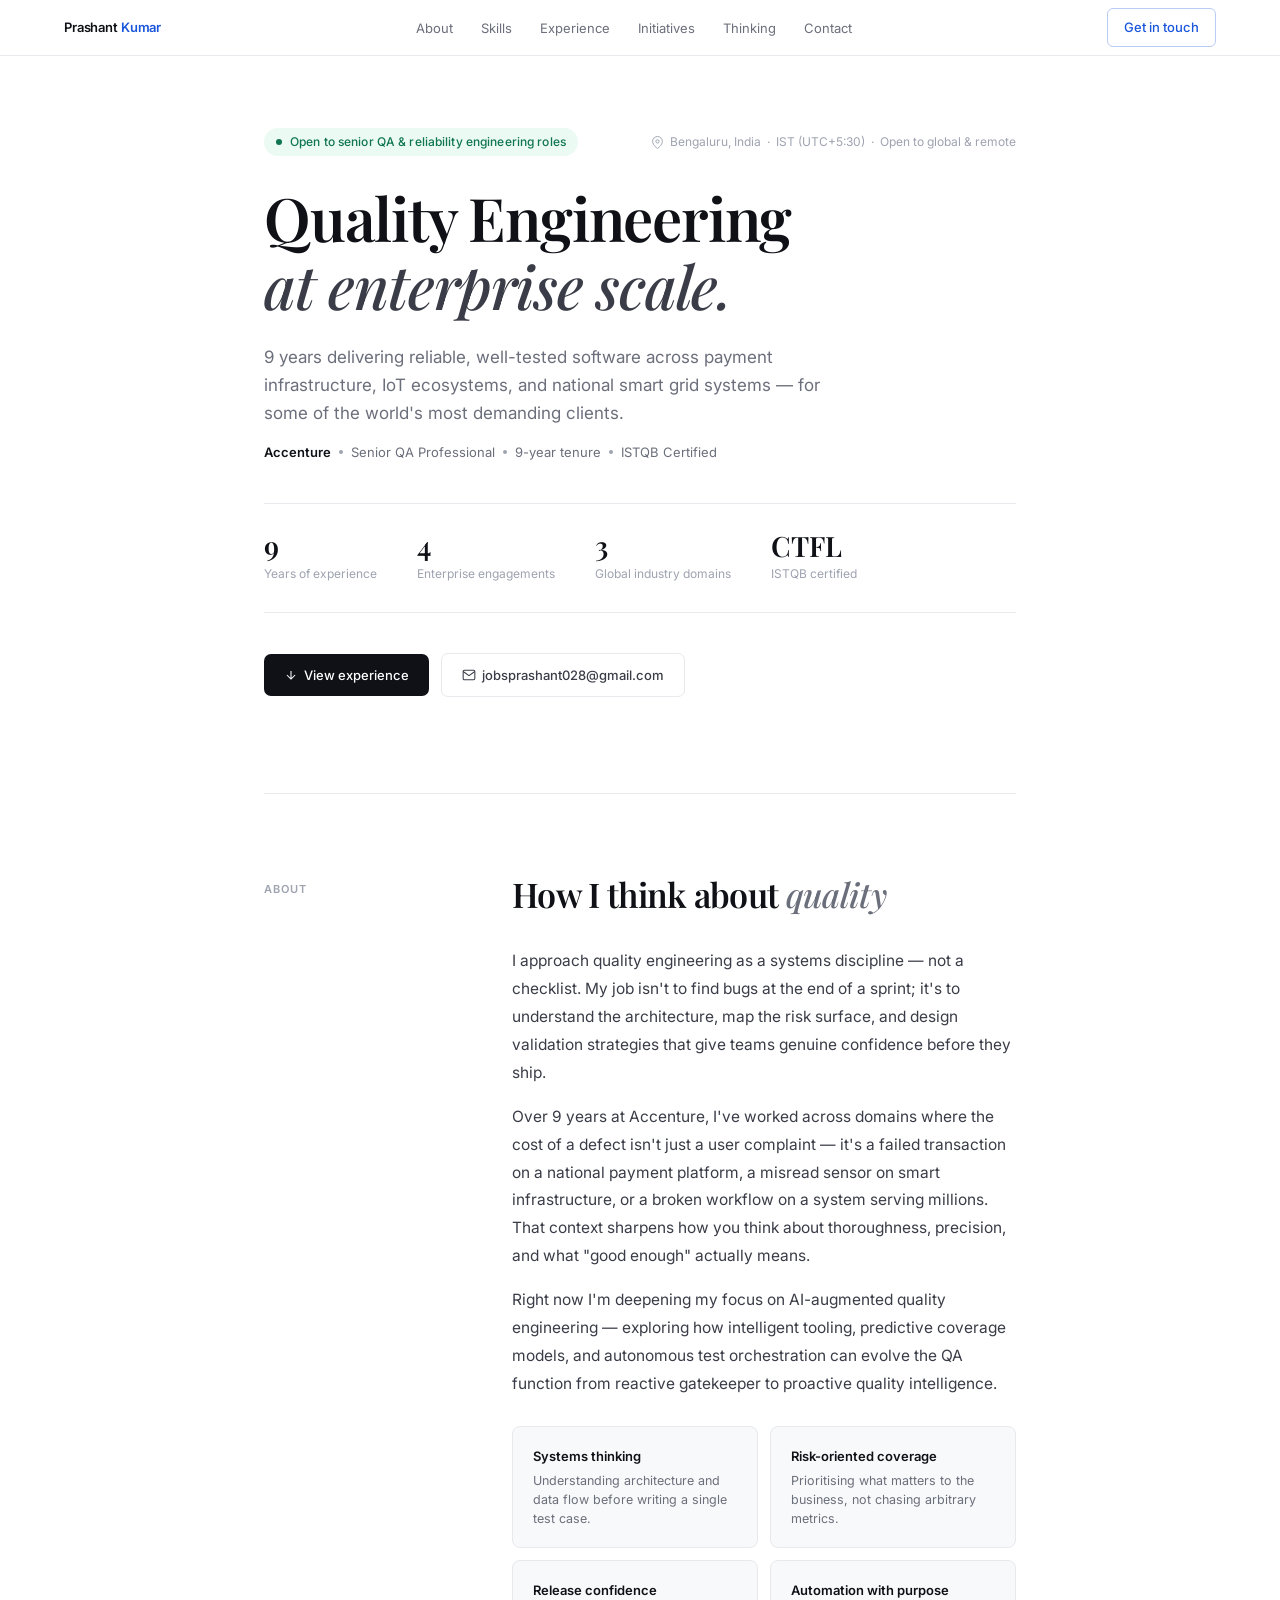
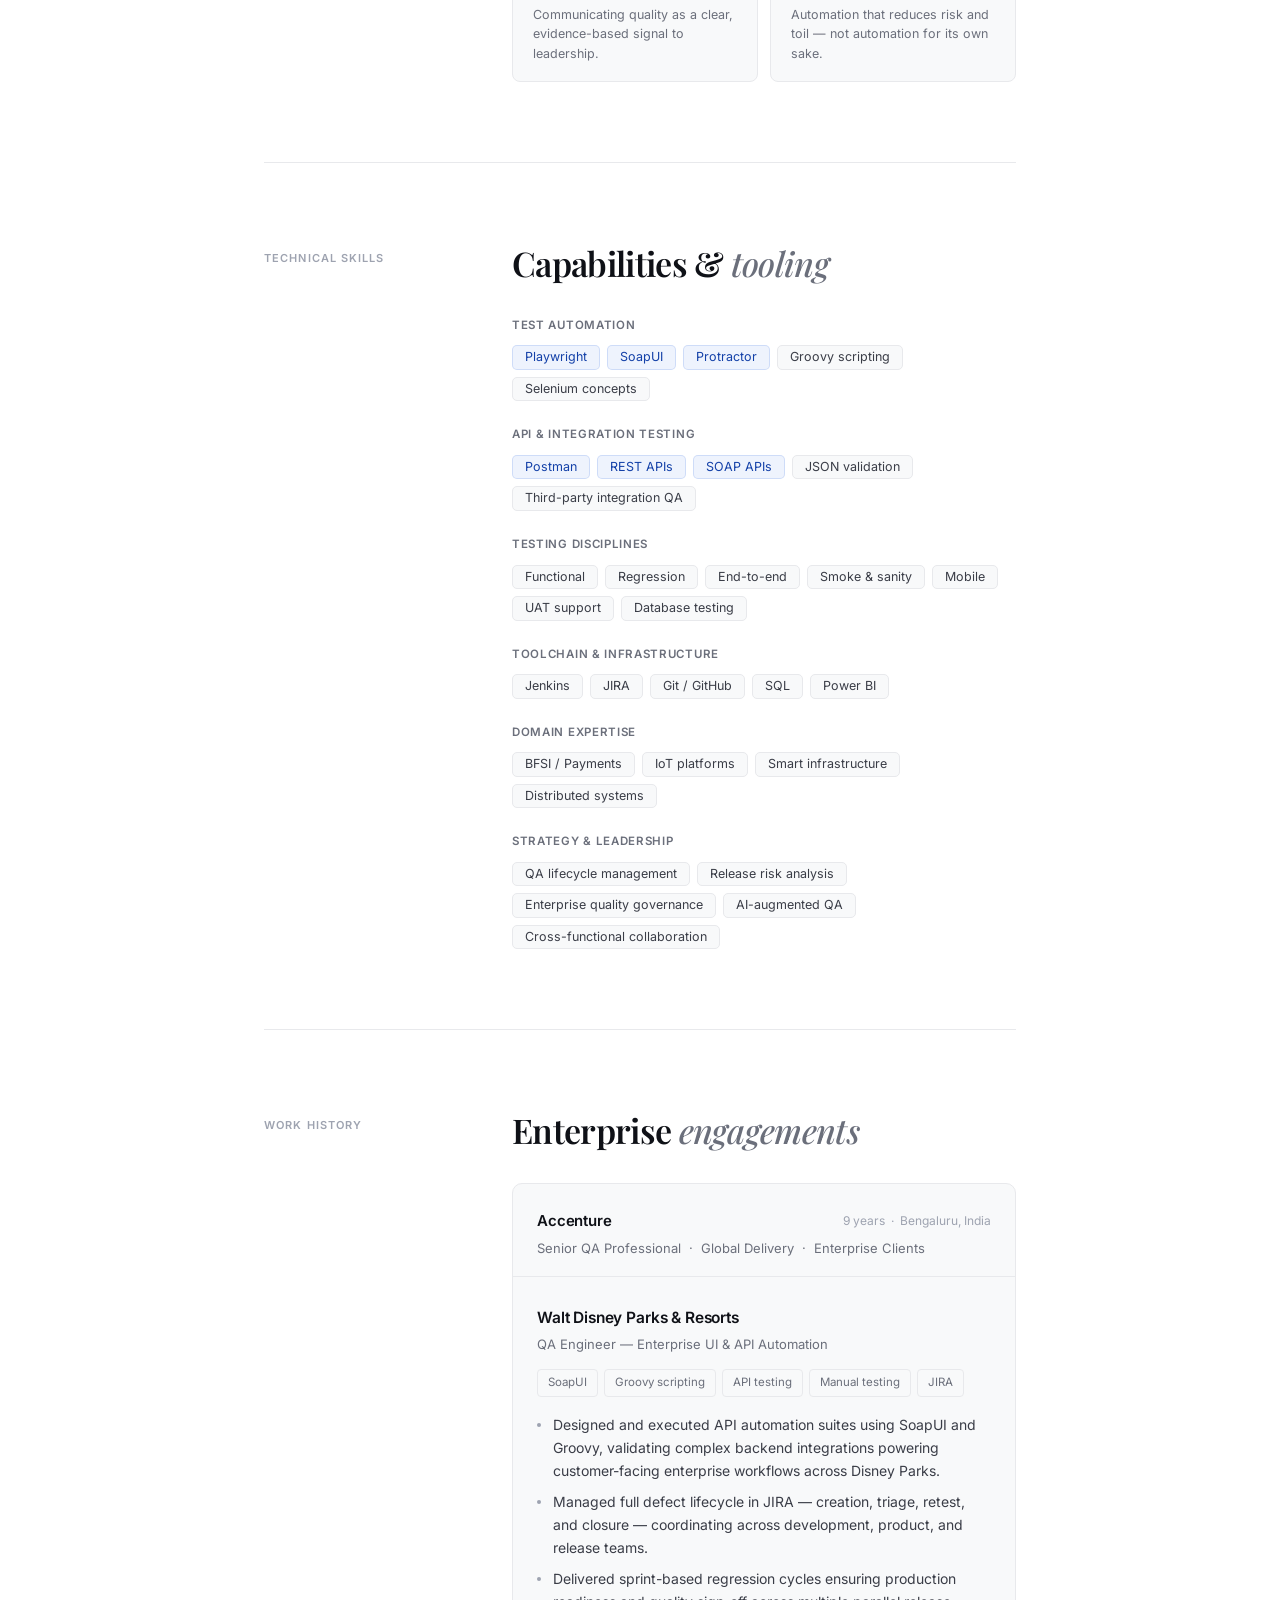
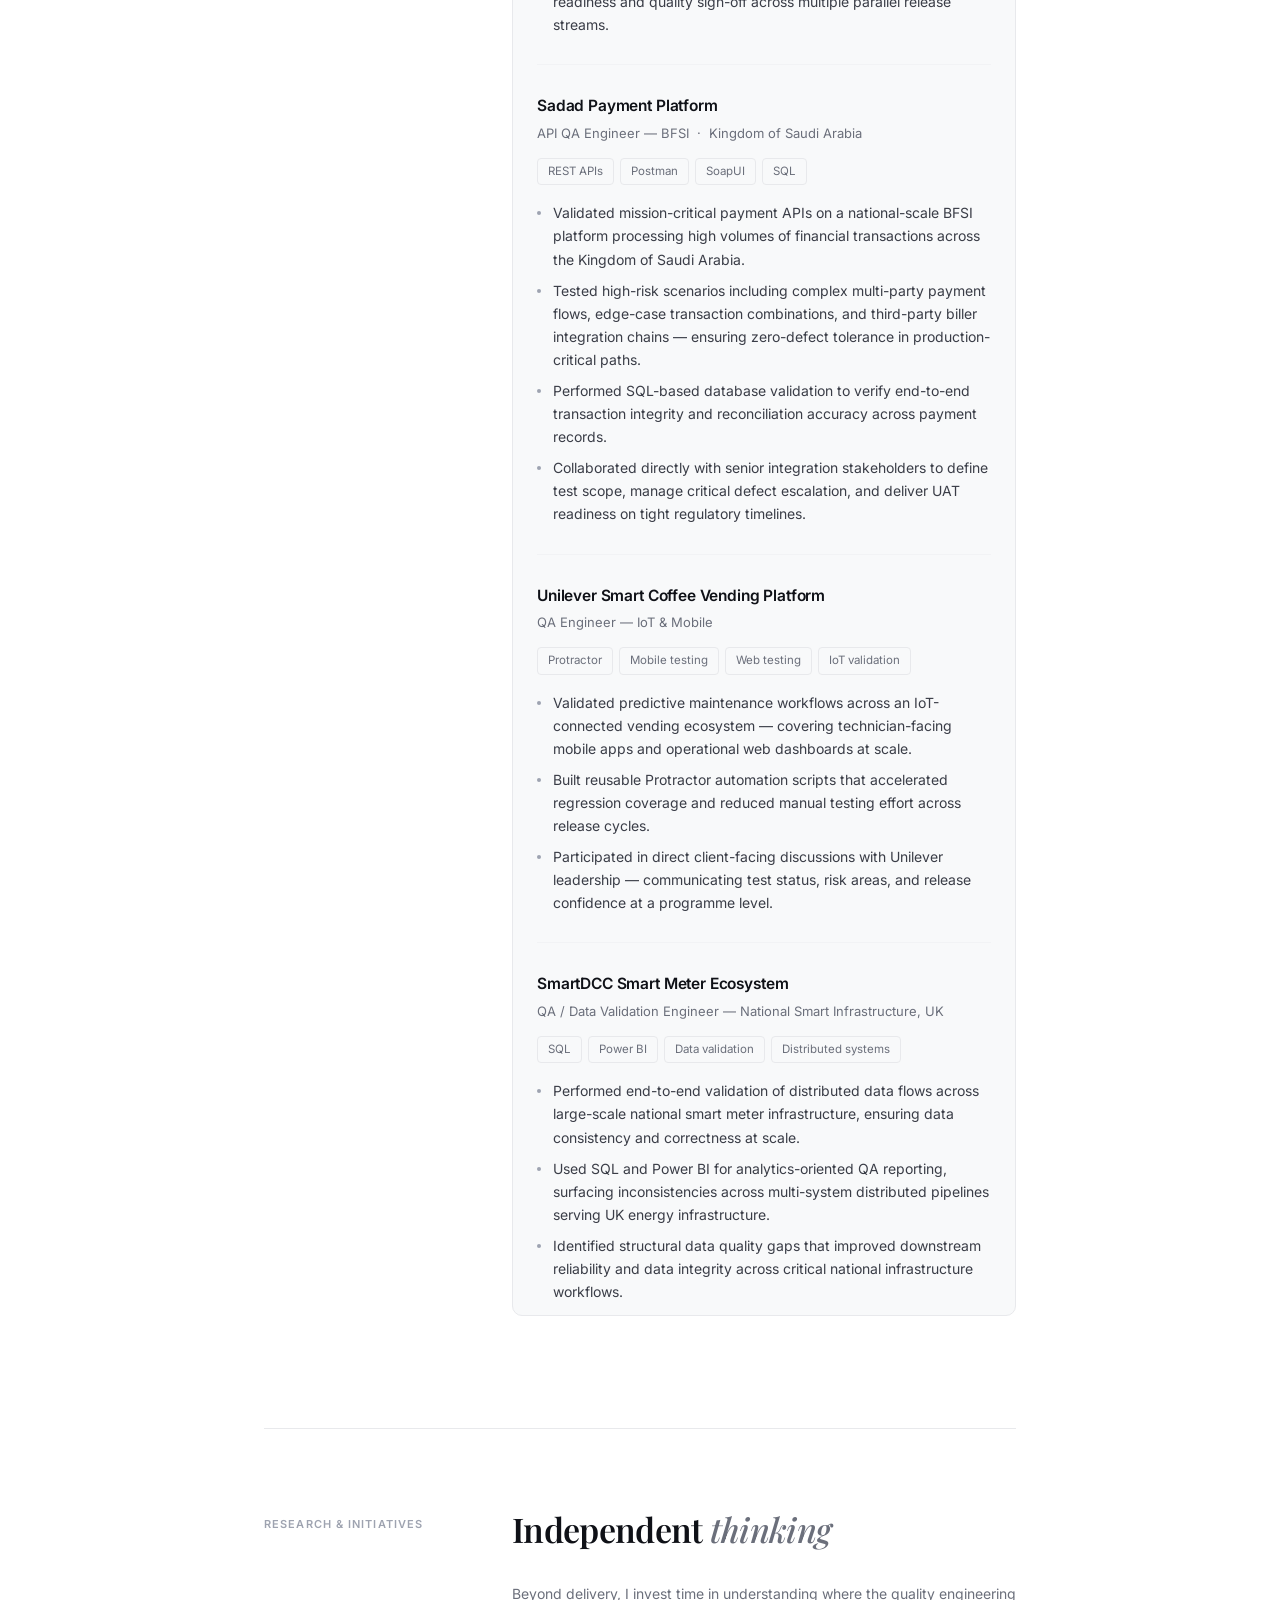
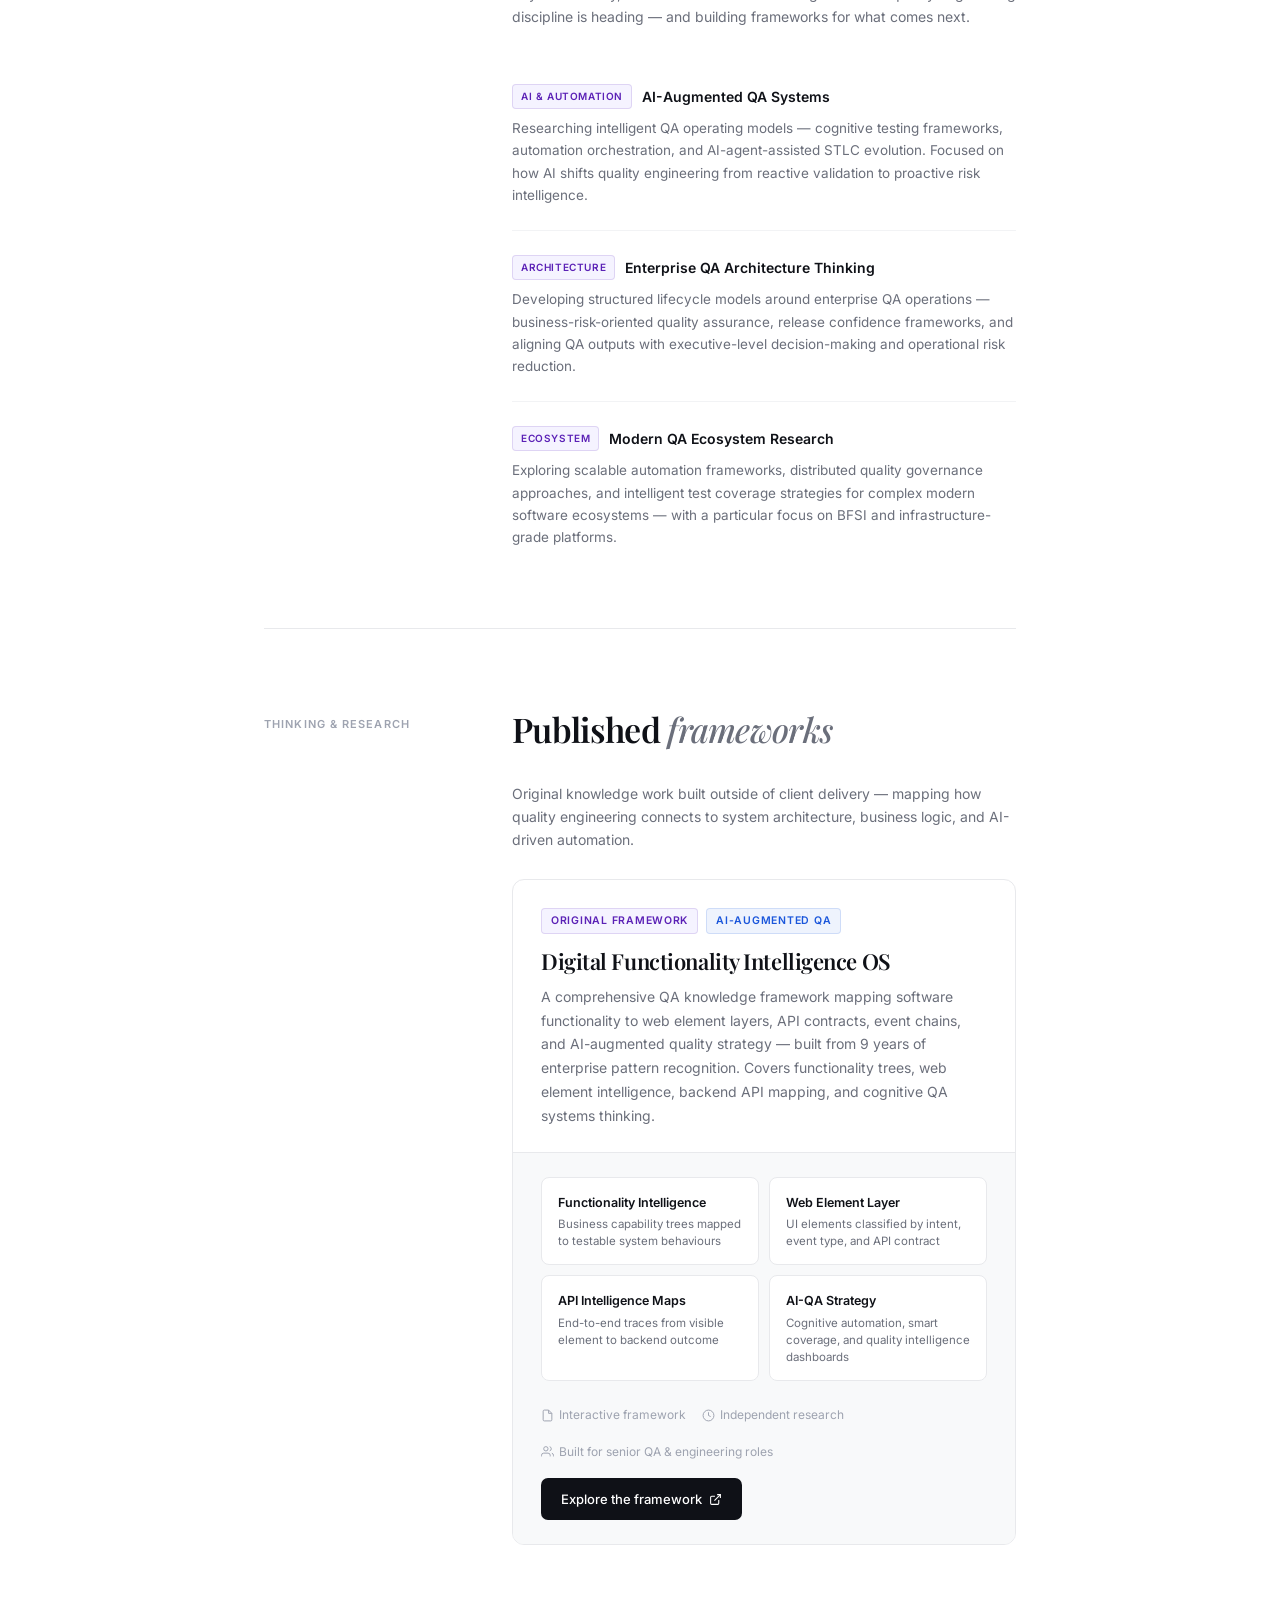
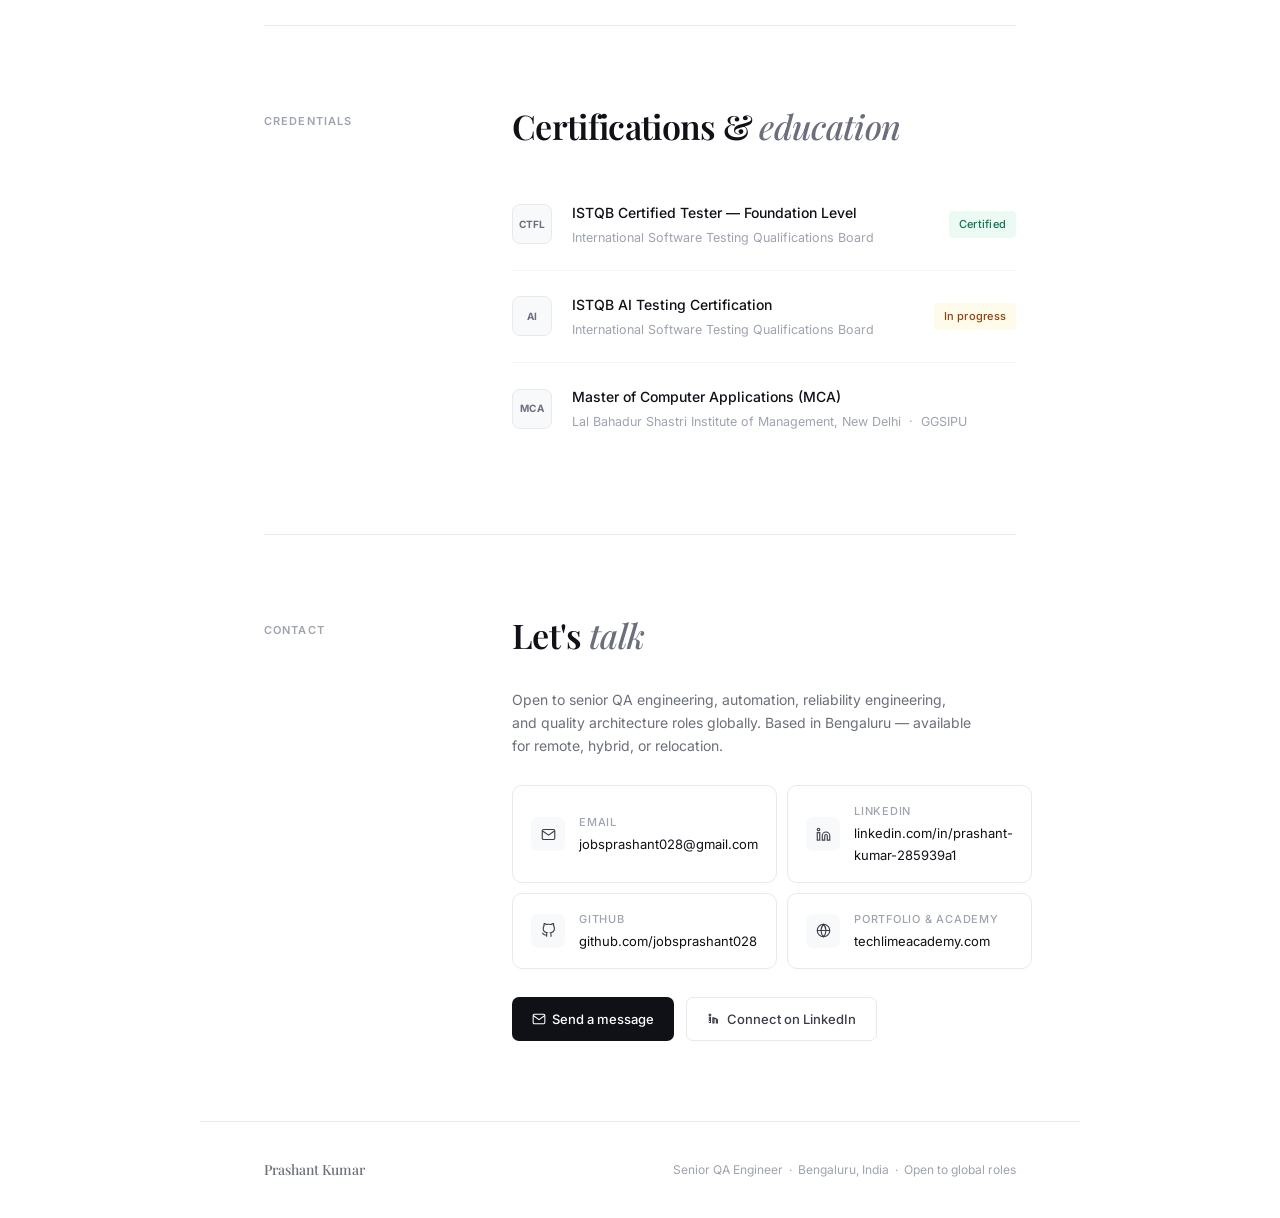
<file: index.html>
<!DOCTYPE html>
<html lang="en">
<head>
<meta charset="UTF-8">
<meta name="viewport" content="width=device-width, initial-scale=1.0">
<title>Prashant Kumar — Senior QA Engineer</title>
<link rel="preconnect" href="https://fonts.googleapis.com">
<link rel="preconnect" href="https://fonts.gstatic.com" crossorigin>
<link href="https://fonts.googleapis.com/css2?family=Inter:wght@300;400;500;600&family=Playfair+Display:ital,wght@0,500;0,600;1,500&display=swap" rel="stylesheet">
<style>
*,*::before,*::after{box-sizing:border-box;margin:0;padding:0}
html{scroll-behavior:smooth;-webkit-font-smoothing:antialiased}
:root{
  --ink:       #0F1117;
  --ink-2:     #3A3D47;
  --ink-3:     #6B6F7B;
  --ink-4:     #9EA3B0;
  --rule:      #E8E9EC;
  --rule-2:    #F2F3F5;
  --surface:   #FFFFFF;
  --surface-2: #F8F9FA;
  --blue:      #1A56DB;
  --blue-bg:   #EEF3FD;
  --green:     #0F7553;
  --green-bg:  #ECFAF4;
  --amber:     #92400E;
  --amber-bg:  #FFFBEB;
  --purple:    #5B21B6;
  --purple-bg: #F5F3FF;
  --sans: 'Inter', -apple-system, BlinkMacSystemFont, sans-serif;
  --serif: 'Playfair Display', Georgia, serif;
}
body{
  font-family: var(--sans);
  font-size: 15px;
  line-height: 1.7;
  color: var(--ink);
  background: var(--surface);
}

/* ── NAV ── */
nav{
  position: fixed;
  top: 0; left: 0; right: 0;
  z-index: 100;
  height: 56px;
  display: flex;
  align-items: center;
  justify-content: space-between;
  padding: 0 max(5vw, 24px);
  background: rgba(255,255,255,0.92);
  backdrop-filter: blur(16px);
  -webkit-backdrop-filter: blur(16px);
  border-bottom: 1px solid var(--rule);
}
.nav-logo{
  font-size: 13px;
  font-weight: 600;
  color: var(--ink);
  letter-spacing: -0.01em;
}
.nav-logo span{ color: var(--blue); }
.nav-links{
  display: flex;
  gap: 28px;
  list-style: none;
}
.nav-links a{
  font-size: 13px;
  font-weight: 400;
  color: var(--ink-3);
  text-decoration: none;
  transition: color 0.15s;
}
.nav-links a:hover{ color: var(--ink); }
.nav-cta{
  font-size: 13px;
  font-weight: 500;
  color: var(--blue);
  text-decoration: none;
  padding: 7px 16px;
  border: 1px solid rgba(26,86,219,0.3);
  border-radius: 6px;
  transition: all 0.15s;
}
.nav-cta:hover{
  background: var(--blue-bg);
  border-color: var(--blue);
}

/* ── PAGE WRAPPER ── */
.page{ max-width: 880px; margin: 0 auto; padding: 0 max(5vw, 24px); }

/* ── HERO ── */
#hero{
  padding-top: 128px;
  padding-bottom: 96px;
  border-bottom: 1px solid var(--rule);
}
.hero-top-row{
  display: flex;
  align-items: center;
  justify-content: space-between;
  gap: 16px;
  margin-bottom: 28px;
  flex-wrap: wrap;
}
.hero-available{
  display: inline-flex;
  align-items: center;
  gap: 8px;
  font-size: 12px;
  font-weight: 500;
  color: var(--green);
  background: var(--green-bg);
  padding: 4px 12px;
  border-radius: 20px;
  letter-spacing: 0.01em;
}
.hero-available::before{
  content: '';
  width: 6px; height: 6px;
  border-radius: 50%;
  background: var(--green);
  flex-shrink: 0;
}
.hero-location{
  display: inline-flex;
  align-items: center;
  gap: 6px;
  font-size: 12px;
  color: var(--ink-4);
  font-weight: 400;
}
.hero-location svg{
  width: 13px; height: 13px;
  stroke: var(--ink-4);
  fill: none;
  stroke-width: 1.8;
}
h1{
  font-family: var(--serif);
  font-size: clamp(40px, 5.5vw, 60px);
  font-weight: 600;
  line-height: 1.12;
  letter-spacing: -0.02em;
  color: var(--ink);
  margin-bottom: 24px;
}
h1 em{
  font-style: italic;
  font-weight: 500;
  color: var(--ink-2);
}
.hero-sub{
  font-size: 17px;
  font-weight: 400;
  color: var(--ink-3);
  line-height: 1.65;
  max-width: 580px;
  margin-bottom: 12px;
}
.hero-accenture{
  display: inline-flex;
  align-items: center;
  gap: 8px;
  font-size: 13px;
  color: var(--ink-3);
  margin-bottom: 40px;
}
.hero-accenture strong{
  color: var(--ink);
  font-weight: 600;
}
.hero-accenture-dot{
  width: 4px; height: 4px;
  border-radius: 50%;
  background: var(--ink-4);
  flex-shrink: 0;
}
.hero-stats{
  display: flex;
  gap: 40px;
  padding: 28px 0;
  border-top: 1px solid var(--rule);
  border-bottom: 1px solid var(--rule);
  margin-bottom: 40px;
  flex-wrap: wrap;
}
.stat-num{
  font-family: var(--serif);
  font-size: 28px;
  font-weight: 600;
  color: var(--ink);
  line-height: 1;
  margin-bottom: 4px;
}
.stat-label{
  font-size: 12px;
  color: var(--ink-4);
  font-weight: 400;
}
.hero-actions{ display: flex; gap: 12px; flex-wrap: wrap; align-items: center; }
.btn{
  display: inline-flex;
  align-items: center;
  gap: 6px;
  padding: 10px 20px;
  font-size: 13px;
  font-weight: 500;
  border-radius: 7px;
  text-decoration: none;
  transition: all 0.15s;
  cursor: pointer;
  border: none;
}
.btn-primary{ background: var(--ink); color: white; }
.btn-primary:hover{ background: #23262F; }
.btn-secondary{
  background: transparent;
  color: var(--ink-2);
  border: 1px solid var(--rule);
}
.btn-secondary:hover{ border-color: var(--ink-3); color: var(--ink); }
.btn svg{ width: 14px; height: 14px; stroke: currentColor; fill: none; stroke-width: 1.8; }

/* ── SECTION LAYOUT ── */
.section{
  padding: 80px 0;
  border-bottom: 1px solid var(--rule);
}
.section-meta{
  display: grid;
  grid-template-columns: 200px 1fr;
  gap: 48px;
  align-items: start;
}
.section-label{
  font-size: 11px;
  font-weight: 600;
  letter-spacing: 0.1em;
  text-transform: uppercase;
  color: var(--ink-4);
  padding-top: 6px;
  position: sticky;
  top: 72px;
}
h2{
  font-family: var(--serif);
  font-size: clamp(26px, 3.5vw, 34px);
  font-weight: 600;
  letter-spacing: -0.02em;
  color: var(--ink);
  line-height: 1.2;
  margin-bottom: 32px;
}
h2 em{ font-style: italic; font-weight: 500; color: var(--ink-3); }

/* ── ABOUT ── */
.about-body{
  font-size: 15.5px;
  color: var(--ink-2);
  line-height: 1.8;
  max-width: 600px;
  margin-bottom: 28px;
}
.about-body p{ margin-bottom: 16px; }
.about-body p:last-child{ margin-bottom: 0; }
.about-principles{
  display: grid;
  grid-template-columns: 1fr 1fr;
  gap: 12px;
  margin-top: 28px;
}
.principle-card{
  padding: 18px 20px;
  background: var(--surface-2);
  border: 1px solid var(--rule);
  border-radius: 8px;
}
.principle-title{
  font-size: 13px;
  font-weight: 600;
  color: var(--ink);
  margin-bottom: 4px;
}
.principle-desc{
  font-size: 12.5px;
  color: var(--ink-3);
  line-height: 1.55;
}

/* ── SKILLS ── */
.skill-group{ margin-bottom: 24px; }
.skill-group:last-child{ margin-bottom: 0; }
.skill-group-name{
  font-size: 11.5px;
  font-weight: 600;
  letter-spacing: 0.06em;
  text-transform: uppercase;
  color: var(--ink-3);
  margin-bottom: 10px;
}
.skill-tags{ display: flex; flex-wrap: wrap; gap: 7px; }
.tag{
  font-size: 12.5px;
  font-weight: 400;
  padding: 5px 12px;
  border-radius: 5px;
  background: var(--surface-2);
  color: var(--ink-2);
  border: 1px solid var(--rule);
  line-height: 1;
}
.tag-blue{ background: var(--blue-bg); color: #1340A8; border-color: rgba(26,86,219,0.15); }

/* ── EXPERIENCE ── */
.employer-block{
  background: var(--surface-2);
  border: 1px solid var(--rule);
  border-radius: 10px;
  padding: 24px 24px 8px;
  margin-bottom: 32px;
}
.employer-header{
  display: flex;
  align-items: center;
  justify-content: space-between;
  gap: 12px;
  margin-bottom: 4px;
  flex-wrap: wrap;
}
.employer-name{
  font-size: 15px;
  font-weight: 600;
  color: var(--ink);
  letter-spacing: -0.01em;
}
.employer-tenure{
  font-size: 12px;
  color: var(--ink-4);
  font-weight: 400;
}
.employer-meta{
  font-size: 13px;
  color: var(--ink-3);
  margin-bottom: 16px;
}
.employer-divider{
  height: 1px;
  background: var(--rule);
  margin: 0 -24px 0;
}
.exp-list{ display: flex; flex-direction: column; }
.exp-item{
  padding: 28px 0;
  border-bottom: 1px solid var(--rule-2);
}
.exp-item:last-child{ border-bottom: none; padding-bottom: 4px; }
.exp-company{
  font-size: 15.5px;
  font-weight: 600;
  color: var(--ink);
  letter-spacing: -0.01em;
  margin-bottom: 2px;
}
.exp-role{
  font-size: 13px;
  color: var(--ink-3);
  margin-bottom: 14px;
}
.exp-tags{ display: flex; flex-wrap: wrap; gap: 6px; margin-bottom: 16px; }
.exp-tag{
  font-size: 11.5px;
  padding: 3px 10px;
  border-radius: 4px;
  background: var(--surface-2);
  color: var(--ink-3);
  border: 1px solid var(--rule);
  font-weight: 400;
}
.exp-bullets{ list-style: none; display: flex; flex-direction: column; gap: 8px; }
.exp-bullets li{
  font-size: 14px;
  color: var(--ink-2);
  padding-left: 16px;
  position: relative;
  line-height: 1.65;
}
.exp-bullets li::before{
  content: '';
  position: absolute;
  left: 0; top: 10px;
  width: 4px; height: 4px;
  border-radius: 50%;
  background: var(--ink-4);
}

/* ── INITIATIVES ── */
.initiative-list{ display: flex; flex-direction: column; gap: 0; }
.initiative-item{
  padding: 24px 0;
  border-bottom: 1px solid var(--rule-2);
}
.initiative-item:last-child{ border-bottom: none; padding-bottom: 0; }
.initiative-header{
  display: flex;
  align-items: center;
  gap: 10px;
  margin-bottom: 8px;
}
.initiative-badge{
  font-size: 10px;
  font-weight: 600;
  letter-spacing: 0.06em;
  text-transform: uppercase;
  padding: 3px 8px;
  border-radius: 4px;
  background: var(--purple-bg);
  color: var(--purple);
  border: 1px solid rgba(91,33,182,0.15);
}
.initiative-title{
  font-size: 14px;
  font-weight: 600;
  color: var(--ink);
}
.initiative-desc{
  font-size: 13.5px;
  color: var(--ink-3);
  line-height: 1.65;
  max-width: 560px;
}

/* ── CERTIFICATIONS ── */
.cert-list{ display: flex; flex-direction: column; }
.cert-item{
  display: flex;
  align-items: center;
  gap: 20px;
  padding: 22px 0;
  border-bottom: 1px solid var(--rule-2);
}
.cert-item:last-child{ border-bottom: none; }
.cert-icon{
  width: 40px; height: 40px;
  flex-shrink: 0;
  border-radius: 8px;
  background: var(--surface-2);
  border: 1px solid var(--rule);
  display: flex;
  align-items: center;
  justify-content: center;
  font-size: 10px;
  font-weight: 700;
  color: var(--ink-3);
  letter-spacing: 0.02em;
}
.cert-info{ flex: 1; }
.cert-name{
  font-size: 14px;
  font-weight: 500;
  color: var(--ink);
  margin-bottom: 2px;
}
.cert-org{ font-size: 12.5px; color: var(--ink-4); }
.badge{
  font-size: 11px;
  font-weight: 500;
  padding: 4px 10px;
  border-radius: 4px;
  letter-spacing: 0.02em;
  white-space: nowrap;
}
.badge-green{ background: var(--green-bg); color: var(--green); }
.badge-amber{ background: var(--amber-bg); color: var(--amber); }

/* ── CONTACT ── */
.contact-grid{
  display: grid;
  grid-template-columns: 1fr 1fr;
  gap: 10px;
  margin-bottom: 28px;
}
.contact-card{
  display: flex;
  align-items: center;
  gap: 14px;
  padding: 16px 18px;
  border: 1px solid var(--rule);
  border-radius: 10px;
  text-decoration: none;
  transition: all 0.15s;
  background: var(--surface);
}
.contact-card:hover{ border-color: var(--ink-3); background: var(--surface-2); }
.contact-icon{
  width: 34px; height: 34px;
  border-radius: 7px;
  background: var(--surface-2);
  display: flex;
  align-items: center;
  justify-content: center;
  flex-shrink: 0;
}
.contact-icon svg{
  width: 15px; height: 15px;
  stroke: var(--ink-2);
  fill: none;
  stroke-width: 1.8;
}
.contact-label{
  font-size: 11px;
  font-weight: 500;
  color: var(--ink-4);
  text-transform: uppercase;
  letter-spacing: 0.07em;
  margin-bottom: 1px;
}
.contact-value{ font-size: 13px; color: var(--ink); font-weight: 400; }

/* ── FOOTER ── */
footer{
  padding: 36px max(5vw, 24px);
  max-width: 880px;
  margin: 0 auto;
  display: flex;
  align-items: center;
  justify-content: space-between;
  flex-wrap: wrap;
  gap: 12px;
  border-top: 1px solid var(--rule);
}
.footer-name{
  font-family: var(--serif);
  font-size: 14px;
  font-weight: 500;
  color: var(--ink-3);
}
.footer-copy{ font-size: 12px; color: var(--ink-4); }

/* ── REVEAL ANIMATION ── */
.reveal{
  opacity: 0;
  transform: translateY(14px);
  transition: opacity 0.5s ease, transform 0.5s ease;
}
.reveal.in{ opacity: 1; transform: none; }
.reveal-d1{ transition-delay: 0.08s; }
.reveal-d2{ transition-delay: 0.16s; }
.reveal-d3{ transition-delay: 0.24s; }

/* ── FRAMEWORK CARD ── */
.framework-card{
  border: 1px solid var(--rule);
  border-radius: 12px;
  overflow: hidden;
  transition: border-color 0.2s, box-shadow 0.2s;
  background: var(--surface);
}
.framework-card:hover{
  border-color: var(--ink-3);
  box-shadow: 0 4px 24px rgba(0,0,0,0.06);
}
.framework-card-header{
  padding: 28px 28px 24px;
  border-bottom: 1px solid var(--rule);
}
.framework-card-eyebrow{
  display: flex;
  align-items: center;
  gap: 8px;
  margin-bottom: 14px;
}
.framework-tag{
  font-size: 10.5px;
  font-weight: 600;
  letter-spacing: 0.07em;
  text-transform: uppercase;
  padding: 3px 9px;
  border-radius: 4px;
  background: var(--purple-bg);
  color: var(--purple);
  border: 1px solid rgba(91,33,182,0.15);
}
.framework-tag-blue{
  background: var(--blue-bg);
  color: var(--blue);
  border-color: rgba(26,86,219,0.15);
}
.framework-card-title{
  font-family: var(--serif);
  font-size: 22px;
  font-weight: 600;
  color: var(--ink);
  letter-spacing: -0.02em;
  line-height: 1.2;
  margin-bottom: 10px;
}
.framework-card-desc{
  font-size: 14px;
  color: var(--ink-3);
  line-height: 1.7;
  max-width: 520px;
}
.framework-card-body{
  padding: 24px 28px;
  background: var(--surface-2);
}
.framework-pillars{
  display: grid;
  grid-template-columns: repeat(auto-fit, minmax(180px, 1fr));
  gap: 10px;
  margin-bottom: 24px;
}
.framework-pillar{
  padding: 14px 16px;
  background: var(--surface);
  border: 1px solid var(--rule);
  border-radius: 8px;
}
.framework-pillar-title{
  font-size: 12.5px;
  font-weight: 600;
  color: var(--ink);
  margin-bottom: 3px;
}
.framework-pillar-desc{
  font-size: 11.5px;
  color: var(--ink-3);
  line-height: 1.5;
}
.framework-card-footer{
  display: flex;
  align-items: center;
  justify-content: space-between;
  gap: 16px;
  flex-wrap: wrap;
}
.framework-meta{
  display: flex;
  align-items: center;
  gap: 16px;
  flex-wrap: wrap;
}
.framework-meta-item{
  display: flex;
  align-items: center;
  gap: 5px;
  font-size: 12px;
  color: var(--ink-4);
}
.framework-meta-item svg{
  width: 13px; height: 13px;
  stroke: var(--ink-4);
  fill: none;
  stroke-width: 1.8;
}
.btn-framework{
  display: inline-flex;
  align-items: center;
  gap: 7px;
  padding: 10px 20px;
  font-size: 13px;
  font-weight: 500;
  border-radius: 7px;
  text-decoration: none;
  background: var(--ink);
  color: white;
  transition: background 0.15s;
  white-space: nowrap;
}
.btn-framework:hover{ background: #23262F; }
.btn-framework svg{ width: 13px; height: 13px; stroke: currentColor; fill: none; stroke-width: 2; }

/* ── RESPONSIVE ── */
@media(max-width: 680px){
  .section-meta{ grid-template-columns: 1fr; gap: 16px; }
  .section-label{ position: static; }
  .contact-grid{ grid-template-columns: 1fr; }
  .hero-stats{ gap: 24px; }
  .about-principles{ grid-template-columns: 1fr; }
  .nav-links{ display: none; }
}
</style>
</head>
<body>

<!-- NAV -->
<nav>
  <div class="nav-logo">Prashant <span>Kumar</span></div>
  <ul class="nav-links">
    <li><a href="#about">About</a></li>
    <li><a href="#skills">Skills</a></li>
    <li><a href="#experience">Experience</a></li>
    <li><a href="#initiatives">Initiatives</a></li>
    <li><a href="#thinking">Thinking</a></li>
    <li><a href="#contact">Contact</a></li>
  </ul>
  <a href="mailto:jobsprashant028@gmail.com" class="nav-cta">Get in touch</a>
</nav>

<main class="page">

  <!-- HERO -->
  <section id="hero">
    <div class="hero-top-row">
      <div class="hero-available">Open to senior QA &amp; reliability engineering roles</div>
      <div class="hero-location">
        <svg viewBox="0 0 24 24"><path d="M21 10c0 7-9 13-9 13s-9-6-9-13a9 9 0 0 1 18 0z"/><circle cx="12" cy="10" r="3"/></svg>
        Bengaluru, India &nbsp;·&nbsp; IST (UTC+5:30) &nbsp;·&nbsp; Open to global &amp; remote
      </div>
    </div>

    <h1>Quality Engineering<br><em>at enterprise scale.</em></h1>

    <p class="hero-sub">9 years delivering reliable, well-tested software across payment infrastructure, IoT ecosystems, and national smart grid systems — for some of the world's most demanding clients.</p>

    <div class="hero-accenture">
      <strong>Accenture</strong>
      <div class="hero-accenture-dot"></div>
      Senior QA Professional
      <div class="hero-accenture-dot"></div>
      9-year tenure
      <div class="hero-accenture-dot"></div>
      ISTQB Certified
    </div>

    <div class="hero-stats reveal">
      <div class="stat">
        <div class="stat-num">9</div>
        <div class="stat-label">Years of experience</div>
      </div>
      <div class="stat">
        <div class="stat-num">4</div>
        <div class="stat-label">Enterprise engagements</div>
      </div>
      <div class="stat">
        <div class="stat-num">3</div>
        <div class="stat-label">Global industry domains</div>
      </div>
      <div class="stat">
        <div class="stat-num">CTFL</div>
        <div class="stat-label">ISTQB certified</div>
      </div>
    </div>

    <div class="hero-actions">
      <a href="#experience" class="btn btn-primary">
        <svg viewBox="0 0 24 24"><path d="M12 5v14M5 12l7 7 7-7"/></svg>
        View experience
      </a>
      <a href="mailto:jobsprashant028@gmail.com" class="btn btn-secondary">
        <svg viewBox="0 0 24 24"><path d="M4 4h16c1.1 0 2 .9 2 2v12c0 1.1-.9 2-2 2H4c-1.1 0-2-.9-2-2V6c0-1.1.9-2 2-2z"/><polyline points="22,6 12,13 2,6"/></svg>
        jobsprashant028@gmail.com
      </a>
    </div>
  </section>

  <!-- ABOUT -->
  <section id="about" class="section">
    <div class="section-meta">
      <div class="section-label">About</div>
      <div>
        <h2>How I think about <em>quality</em></h2>

        <div class="about-body reveal">
          <p>I approach quality engineering as a systems discipline — not a checklist. My job isn't to find bugs at the end of a sprint; it's to understand the architecture, map the risk surface, and design validation strategies that give teams genuine confidence before they ship.</p>
          <p>Over 9 years at Accenture, I've worked across domains where the cost of a defect isn't just a user complaint — it's a failed transaction on a national payment platform, a misread sensor on smart infrastructure, or a broken workflow on a system serving millions. That context sharpens how you think about thoroughness, precision, and what "good enough" actually means.</p>
          <p>Right now I'm deepening my focus on AI-augmented quality engineering — exploring how intelligent tooling, predictive coverage models, and autonomous test orchestration can evolve the QA function from reactive gatekeeper to proactive quality intelligence.</p>
        </div>

        <div class="about-principles">
          <div class="principle-card reveal reveal-d1">
            <div class="principle-title">Systems thinking</div>
            <div class="principle-desc">Understanding architecture and data flow before writing a single test case.</div>
          </div>
          <div class="principle-card reveal reveal-d2">
            <div class="principle-title">Risk-oriented coverage</div>
            <div class="principle-desc">Prioritising what matters to the business, not chasing arbitrary metrics.</div>
          </div>
          <div class="principle-card reveal reveal-d1">
            <div class="principle-title">Release confidence</div>
            <div class="principle-desc">Communicating quality as a clear, evidence-based signal to leadership.</div>
          </div>
          <div class="principle-card reveal reveal-d2">
            <div class="principle-title">Automation with purpose</div>
            <div class="principle-desc">Automation that reduces risk and toil — not automation for its own sake.</div>
          </div>
        </div>
      </div>
    </div>
  </section>

  <!-- SKILLS -->
  <section id="skills" class="section">
    <div class="section-meta">
      <div class="section-label">Technical skills</div>
      <div>
        <h2>Capabilities &amp; <em>tooling</em></h2>

        <div class="skill-group reveal">
          <div class="skill-group-name">Test automation</div>
          <div class="skill-tags">
            <span class="tag tag-blue">Playwright</span>
            <span class="tag tag-blue">SoapUI</span>
            <span class="tag tag-blue">Protractor</span>
            <span class="tag">Groovy scripting</span>
            <span class="tag">Selenium concepts</span>
          </div>
        </div>

        <div class="skill-group reveal">
          <div class="skill-group-name">API &amp; integration testing</div>
          <div class="skill-tags">
            <span class="tag tag-blue">Postman</span>
            <span class="tag tag-blue">REST APIs</span>
            <span class="tag tag-blue">SOAP APIs</span>
            <span class="tag">JSON validation</span>
            <span class="tag">Third-party integration QA</span>
          </div>
        </div>

        <div class="skill-group reveal">
          <div class="skill-group-name">Testing disciplines</div>
          <div class="skill-tags">
            <span class="tag">Functional</span>
            <span class="tag">Regression</span>
            <span class="tag">End-to-end</span>
            <span class="tag">Smoke &amp; sanity</span>
            <span class="tag">Mobile</span>
            <span class="tag">UAT support</span>
            <span class="tag">Database testing</span>
          </div>
        </div>

        <div class="skill-group reveal">
          <div class="skill-group-name">Toolchain &amp; infrastructure</div>
          <div class="skill-tags">
            <span class="tag">Jenkins</span>
            <span class="tag">JIRA</span>
            <span class="tag">Git / GitHub</span>
            <span class="tag">SQL</span>
            <span class="tag">Power BI</span>
          </div>
        </div>

        <div class="skill-group reveal">
          <div class="skill-group-name">Domain expertise</div>
          <div class="skill-tags">
            <span class="tag">BFSI / Payments</span>
            <span class="tag">IoT platforms</span>
            <span class="tag">Smart infrastructure</span>
            <span class="tag">Distributed systems</span>
          </div>
        </div>

        <div class="skill-group reveal">
          <div class="skill-group-name">Strategy &amp; leadership</div>
          <div class="skill-tags">
            <span class="tag">QA lifecycle management</span>
            <span class="tag">Release risk analysis</span>
            <span class="tag">Enterprise quality governance</span>
            <span class="tag">AI-augmented QA</span>
            <span class="tag">Cross-functional collaboration</span>
          </div>
        </div>

      </div>
    </div>
  </section>

  <!-- EXPERIENCE -->
  <section id="experience" class="section">
    <div class="section-meta">
      <div class="section-label">Work history</div>
      <div>
        <h2>Enterprise <em>engagements</em></h2>

        <!-- Accenture employer block -->
        <div class="employer-block reveal">
          <div class="employer-header">
            <div class="employer-name">Accenture</div>
            <div class="employer-tenure">9 years &nbsp;·&nbsp; Bengaluru, India</div>
          </div>
          <div class="employer-meta">Senior QA Professional &nbsp;·&nbsp; Global Delivery &nbsp;·&nbsp; Enterprise Clients</div>
          <div class="employer-divider"></div>

          <div class="exp-list">

            <div class="exp-item reveal">
              <div class="exp-company">Walt Disney Parks &amp; Resorts</div>
              <div class="exp-role">QA Engineer — Enterprise UI &amp; API Automation</div>
              <div class="exp-tags">
                <span class="exp-tag">SoapUI</span>
                <span class="exp-tag">Groovy scripting</span>
                <span class="exp-tag">API testing</span>
                <span class="exp-tag">Manual testing</span>
                <span class="exp-tag">JIRA</span>
              </div>
              <ul class="exp-bullets">
                <li>Designed and executed API automation suites using SoapUI and Groovy, validating complex backend integrations powering customer-facing enterprise workflows across Disney Parks.</li>
                <li>Managed full defect lifecycle in JIRA — creation, triage, retest, and closure — coordinating across development, product, and release teams.</li>
                <li>Delivered sprint-based regression cycles ensuring production readiness and quality sign-off across multiple parallel release streams.</li>
              </ul>
            </div>

            <div class="exp-item reveal">
              <div class="exp-company">Sadad Payment Platform</div>
              <div class="exp-role">API QA Engineer — BFSI &nbsp;·&nbsp; Kingdom of Saudi Arabia</div>
              <div class="exp-tags">
                <span class="exp-tag">REST APIs</span>
                <span class="exp-tag">Postman</span>
                <span class="exp-tag">SoapUI</span>
                <span class="exp-tag">SQL</span>
              </div>
              <ul class="exp-bullets">
                <li>Validated mission-critical payment APIs on a national-scale BFSI platform processing high volumes of financial transactions across the Kingdom of Saudi Arabia.</li>
                <li>Tested high-risk scenarios including complex multi-party payment flows, edge-case transaction combinations, and third-party biller integration chains — ensuring zero-defect tolerance in production-critical paths.</li>
                <li>Performed SQL-based database validation to verify end-to-end transaction integrity and reconciliation accuracy across payment records.</li>
                <li>Collaborated directly with senior integration stakeholders to define test scope, manage critical defect escalation, and deliver UAT readiness on tight regulatory timelines.</li>
              </ul>
            </div>

            <div class="exp-item reveal">
              <div class="exp-company">Unilever Smart Coffee Vending Platform</div>
              <div class="exp-role">QA Engineer — IoT &amp; Mobile</div>
              <div class="exp-tags">
                <span class="exp-tag">Protractor</span>
                <span class="exp-tag">Mobile testing</span>
                <span class="exp-tag">Web testing</span>
                <span class="exp-tag">IoT validation</span>
              </div>
              <ul class="exp-bullets">
                <li>Validated predictive maintenance workflows across an IoT-connected vending ecosystem — covering technician-facing mobile apps and operational web dashboards at scale.</li>
                <li>Built reusable Protractor automation scripts that accelerated regression coverage and reduced manual testing effort across release cycles.</li>
                <li>Participated in direct client-facing discussions with Unilever leadership — communicating test status, risk areas, and release confidence at a programme level.</li>
              </ul>
            </div>

            <div class="exp-item reveal">
              <div class="exp-company">SmartDCC Smart Meter Ecosystem</div>
              <div class="exp-role">QA / Data Validation Engineer — National Smart Infrastructure, UK</div>
              <div class="exp-tags">
                <span class="exp-tag">SQL</span>
                <span class="exp-tag">Power BI</span>
                <span class="exp-tag">Data validation</span>
                <span class="exp-tag">Distributed systems</span>
              </div>
              <ul class="exp-bullets">
                <li>Performed end-to-end validation of distributed data flows across large-scale national smart meter infrastructure, ensuring data consistency and correctness at scale.</li>
                <li>Used SQL and Power BI for analytics-oriented QA reporting, surfacing inconsistencies across multi-system distributed pipelines serving UK energy infrastructure.</li>
                <li>Identified structural data quality gaps that improved downstream reliability and data integrity across critical national infrastructure workflows.</li>
              </ul>
            </div>

          </div>
        </div>

      </div>
    </div>
  </section>

  <!-- STRATEGIC INITIATIVES -->
  <section id="initiatives" class="section">
    <div class="section-meta">
      <div class="section-label">Research &amp; initiatives</div>
      <div>
        <h2>Independent <em>thinking</em></h2>
        <p style="font-size:14px;color:var(--ink-3);margin-bottom:32px;line-height:1.65;max-width:520px;">Beyond delivery, I invest time in understanding where the quality engineering discipline is heading — and building frameworks for what comes next.</p>

        <div class="initiative-list">

          <div class="initiative-item reveal">
            <div class="initiative-header">
              <span class="initiative-badge">AI &amp; Automation</span>
              <div class="initiative-title">AI-Augmented QA Systems</div>
            </div>
            <div class="initiative-desc">Researching intelligent QA operating models — cognitive testing frameworks, automation orchestration, and AI-agent-assisted STLC evolution. Focused on how AI shifts quality engineering from reactive validation to proactive risk intelligence.</div>
          </div>

          <div class="initiative-item reveal">
            <div class="initiative-header">
              <span class="initiative-badge">Architecture</span>
              <div class="initiative-title">Enterprise QA Architecture Thinking</div>
            </div>
            <div class="initiative-desc">Developing structured lifecycle models around enterprise QA operations — business-risk-oriented quality assurance, release confidence frameworks, and aligning QA outputs with executive-level decision-making and operational risk reduction.</div>
          </div>

          <div class="initiative-item reveal">
            <div class="initiative-header">
              <span class="initiative-badge">Ecosystem</span>
              <div class="initiative-title">Modern QA Ecosystem Research</div>
            </div>
            <div class="initiative-desc">Exploring scalable automation frameworks, distributed quality governance approaches, and intelligent test coverage strategies for complex modern software ecosystems — with a particular focus on BFSI and infrastructure-grade platforms.</div>
          </div>

        </div>
      </div>
    </div>
  </section>

  <!-- THINKING & RESEARCH -->
  <section id="thinking" class="section">
    <div class="section-meta">
      <div class="section-label">Thinking &amp; research</div>
      <div>
        <h2>Published <em>frameworks</em></h2>
        <p style="font-size:14px;color:var(--ink-3);margin-bottom:28px;line-height:1.65;max-width:500px;">Original knowledge work built outside of client delivery — mapping how quality engineering connects to system architecture, business logic, and AI-driven automation.</p>

        <div class="framework-card reveal">
          <div class="framework-card-header">
            <div class="framework-card-eyebrow">
              <span class="framework-tag">Original Framework</span>
              <span class="framework-tag framework-tag-blue">AI-Augmented QA</span>
            </div>
            <div class="framework-card-title">Digital Functionality Intelligence OS</div>
            <div class="framework-card-desc">A comprehensive QA knowledge framework mapping software functionality to web element layers, API contracts, event chains, and AI-augmented quality strategy — built from 9 years of enterprise pattern recognition. Covers functionality trees, web element intelligence, backend API mapping, and cognitive QA systems thinking.</div>
          </div>
          <div class="framework-card-body">
            <div class="framework-pillars">
              <div class="framework-pillar">
                <div class="framework-pillar-title">Functionality Intelligence</div>
                <div class="framework-pillar-desc">Business capability trees mapped to testable system behaviours</div>
              </div>
              <div class="framework-pillar">
                <div class="framework-pillar-title">Web Element Layer</div>
                <div class="framework-pillar-desc">UI elements classified by intent, event type, and API contract</div>
              </div>
              <div class="framework-pillar">
                <div class="framework-pillar-title">API Intelligence Maps</div>
                <div class="framework-pillar-desc">End-to-end traces from visible element to backend outcome</div>
              </div>
              <div class="framework-pillar">
                <div class="framework-pillar-title">AI-QA Strategy</div>
                <div class="framework-pillar-desc">Cognitive automation, smart coverage, and quality intelligence dashboards</div>
              </div>
            </div>
            <div class="framework-card-footer">
              <div class="framework-meta">
                <div class="framework-meta-item">
                  <svg viewBox="0 0 24 24"><path d="M14 2H6a2 2 0 0 0-2 2v16a2 2 0 0 0 2 2h12a2 2 0 0 0 2-2V8z"/><polyline points="14 2 14 8 20 8"/></svg>
                  Interactive framework
                </div>
                <div class="framework-meta-item">
                  <svg viewBox="0 0 24 24"><circle cx="12" cy="12" r="10"/><polyline points="12 6 12 12 16 14"/></svg>
                  Independent research
                </div>
                <div class="framework-meta-item">
                  <svg viewBox="0 0 24 24"><path d="M17 21v-2a4 4 0 0 0-4-4H5a4 4 0 0 0-4 4v2"/><circle cx="9" cy="7" r="4"/><path d="M23 21v-2a4 4 0 0 0-3-3.87"/><path d="M16 3.13a4 4 0 0 1 0 7.75"/></svg>
                  Built for senior QA &amp; engineering roles
                </div>
              </div>
              <a href="digital-functionality-intelligence-os__1_.html" target="_blank" class="btn-framework">
                Explore the framework
                <svg viewBox="0 0 24 24"><path d="M18 13v6a2 2 0 0 1-2 2H5a2 2 0 0 1-2-2V8a2 2 0 0 1 2-2h6"/><polyline points="15 3 21 3 21 9"/><line x1="10" y1="14" x2="21" y2="3"/></svg>
              </a>
            </div>
          </div>
        </div>

      </div>
    </div>
  </section>

  <!-- CERTIFICATIONS -->
  <section id="certifications" class="section">
    <div class="section-meta">
      <div class="section-label">Credentials</div>
      <div>
        <h2>Certifications &amp; <em>education</em></h2>
        <div class="cert-list reveal">

          <div class="cert-item">
            <div class="cert-icon">CTFL</div>
            <div class="cert-info">
              <div class="cert-name">ISTQB Certified Tester — Foundation Level</div>
              <div class="cert-org">International Software Testing Qualifications Board</div>
            </div>
            <span class="badge badge-green">Certified</span>
          </div>

          <div class="cert-item">
            <div class="cert-icon">AI</div>
            <div class="cert-info">
              <div class="cert-name">ISTQB AI Testing Certification</div>
              <div class="cert-org">International Software Testing Qualifications Board</div>
            </div>
            <span class="badge badge-amber">In progress</span>
          </div>

          <div class="cert-item">
            <div class="cert-icon">MCA</div>
            <div class="cert-info">
              <div class="cert-name">Master of Computer Applications (MCA)</div>
              <div class="cert-org">Lal Bahadur Shastri Institute of Management, New Delhi &nbsp;·&nbsp; GGSIPU</div>
            </div>
          </div>

        </div>
      </div>
    </div>
  </section>

  <!-- CONTACT -->
  <section id="contact" class="section" style="border-bottom:none;">
    <div class="section-meta">
      <div class="section-label">Contact</div>
      <div>
        <h2>Let's <em>talk</em></h2>
        <p style="font-size:14px;color:var(--ink-3);margin-bottom:28px;max-width:460px;line-height:1.65;">Open to senior QA engineering, automation, reliability engineering, and quality architecture roles globally. Based in Bengaluru — available for remote, hybrid, or relocation.</p>

        <div class="contact-grid reveal">
          <a href="mailto:jobsprashant028@gmail.com" class="contact-card">
            <div class="contact-icon">
              <svg viewBox="0 0 24 24"><path d="M4 4h16c1.1 0 2 .9 2 2v12c0 1.1-.9 2-2 2H4c-1.1 0-2-.9-2-2V6c0-1.1.9-2 2-2z"/><polyline points="22,6 12,13 2,6"/></svg>
            </div>
            <div>
              <div class="contact-label">Email</div>
              <div class="contact-value">jobsprashant028@gmail.com</div>
            </div>
          </a>
          <a href="https://www.linkedin.com/in/prashant-kumar-285939a1/" target="_blank" class="contact-card">
            <div class="contact-icon">
              <svg viewBox="0 0 24 24"><path d="M16 8a6 6 0 0 1 6 6v7h-4v-7a2 2 0 0 0-2-2 2 2 0 0 0-2 2v7h-4v-7a6 6 0 0 1 6-6z"/><rect x="2" y="9" width="4" height="12"/><circle cx="4" cy="4" r="2"/></svg>
            </div>
            <div>
              <div class="contact-label">LinkedIn</div>
              <div class="contact-value">linkedin.com/in/prashant-kumar-285939a1</div>
            </div>
          </a>
          <a href="https://github.com/jobsprashant028/prashant-interview-portfolio" target="_blank" class="contact-card">
            <div class="contact-icon">
              <svg viewBox="0 0 24 24"><path d="M9 19c-5 1.5-5-2.5-7-3m14 6v-3.87a3.37 3.37 0 0 0-.94-2.61c3.14-.35 6.44-1.54 6.44-7A5.44 5.44 0 0 0 20 4.77 5.07 5.07 0 0 0 19.91 1S18.73.65 16 2.48a13.38 13.38 0 0 0-7 0C6.27.65 5.09 1 5.09 1A5.07 5.07 0 0 0 5 4.77a5.44 5.44 0 0 0-1.5 3.78c0 5.42 3.3 6.61 6.44 7A3.37 3.37 0 0 0 9 18.13V22"/></svg>
            </div>
            <div>
              <div class="contact-label">GitHub</div>
              <div class="contact-value">github.com/jobsprashant028</div>
            </div>
          </a>
          <a href="https://techlimeacademy.com" target="_blank" class="contact-card">
            <div class="contact-icon">
              <svg viewBox="0 0 24 24"><circle cx="12" cy="12" r="10"/><path d="M2 12h20M12 2a15.3 15.3 0 0 1 4 10 15.3 15.3 0 0 1-4 10 15.3 15.3 0 0 1-4-10 15.3 15.3 0 0 1 4-10z"/></svg>
            </div>
            <div>
              <div class="contact-label">Portfolio &amp; Academy</div>
              <div class="contact-value">techlimeacademy.com</div>
            </div>
          </a>
        </div>

        <div style="display:flex;gap:12px;flex-wrap:wrap;">
          <a href="mailto:jobsprashant028@gmail.com" class="btn btn-primary">
            <svg viewBox="0 0 24 24"><path d="M4 4h16c1.1 0 2 .9 2 2v12c0 1.1-.9 2-2 2H4c-1.1 0-2-.9-2-2V6c0-1.1.9-2 2-2z"/><polyline points="22,6 12,13 2,6"/></svg>
            Send a message
          </a>
          <a href="https://www.linkedin.com/in/prashant-kumar-285939a1/" target="_blank" class="btn btn-secondary">
            <svg viewBox="0 0 24 24"><path d="M18 13v6h-2v-6a2 2 0 0 0-2-2 2 2 0 0 0-2 2v6H10v-9h2v1.5a4 4 0 0 1 6 3.5z"/><rect x="4" y="9" width="2" height="9"/><circle cx="5" cy="5" r="1.5"/></svg>
            Connect on LinkedIn
          </a>
        </div>

      </div>
    </div>
  </section>

</main>

<footer>
  <div class="footer-name">Prashant Kumar</div>
  <div class="footer-copy">Senior QA Engineer &nbsp;·&nbsp; Bengaluru, India &nbsp;·&nbsp; Open to global roles</div>
</footer>

<script>
const obs = new IntersectionObserver(entries => {
  entries.forEach(e => { if(e.isIntersecting) e.target.classList.add('in'); });
}, { threshold: 0.07, rootMargin: '0px 0px -28px 0px' });
document.querySelectorAll('.reveal').forEach(el => obs.observe(el));
</script>
</body>
</html>
</file>
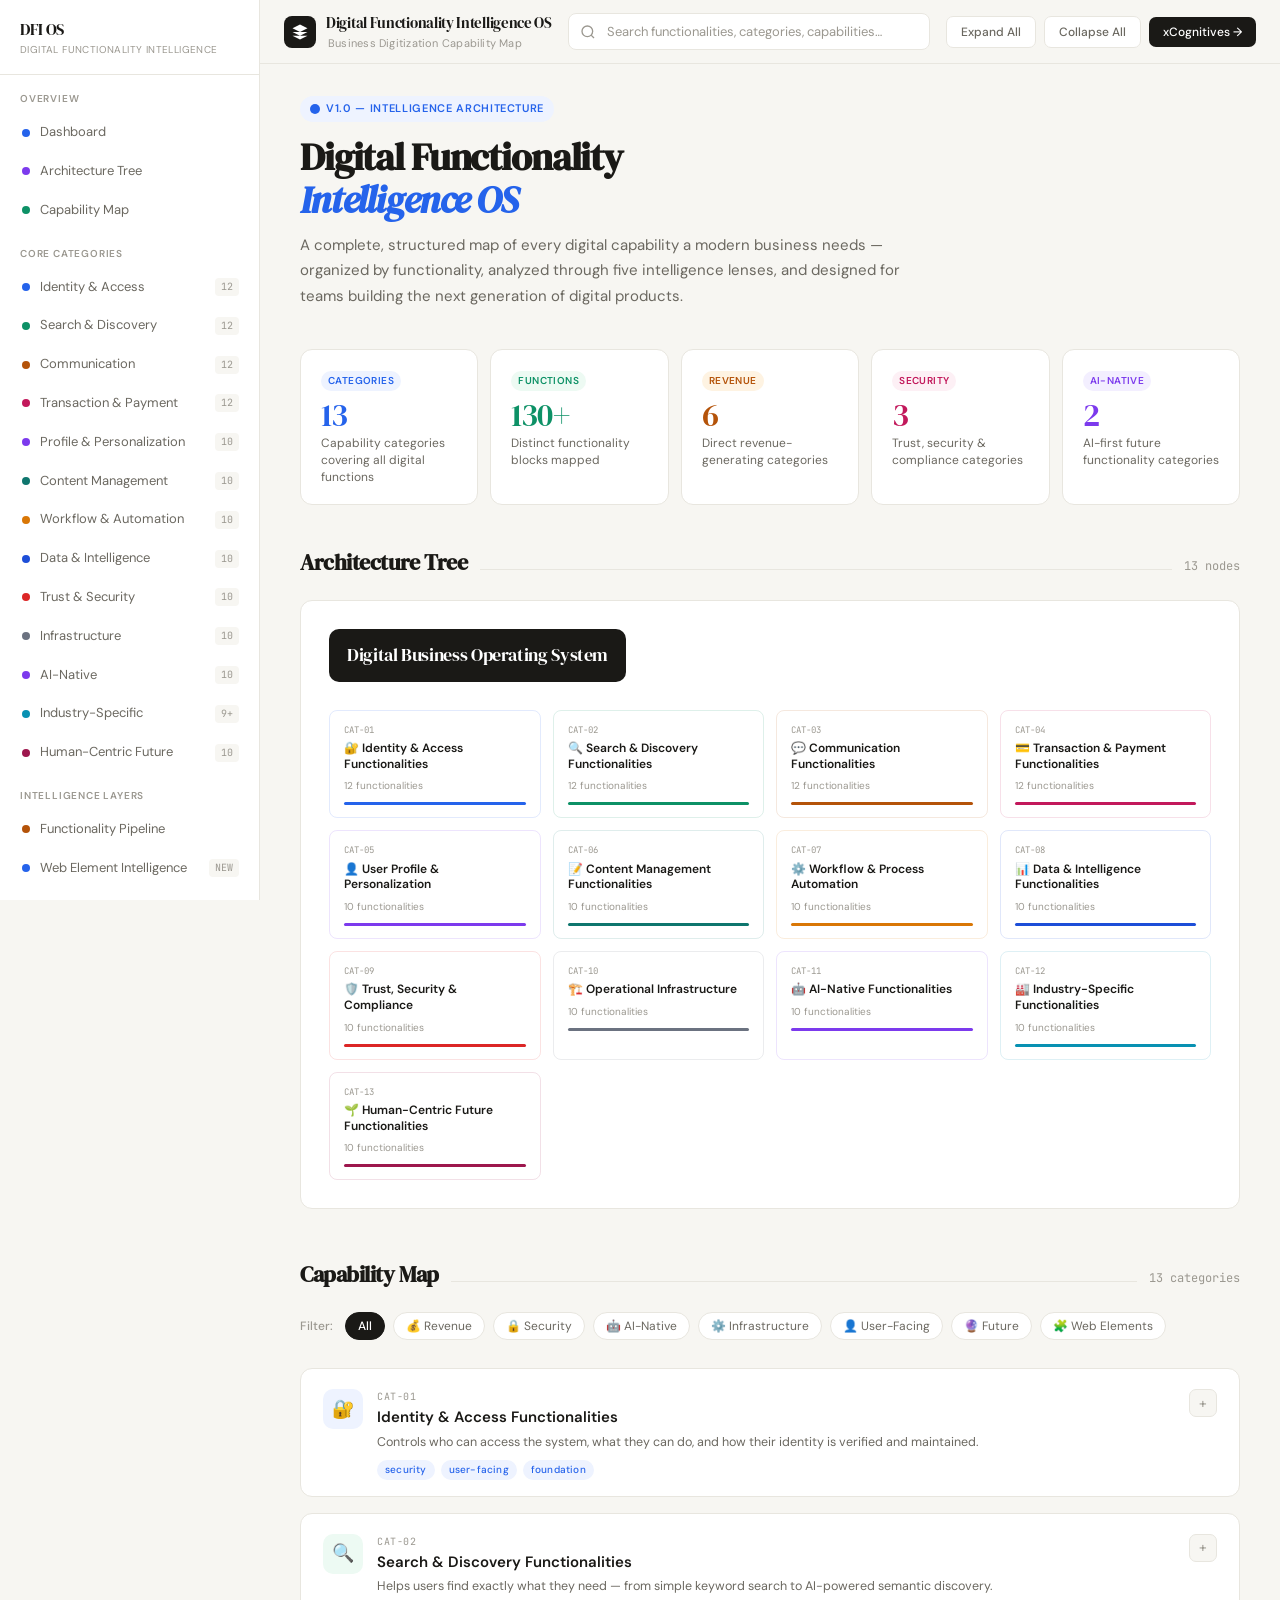
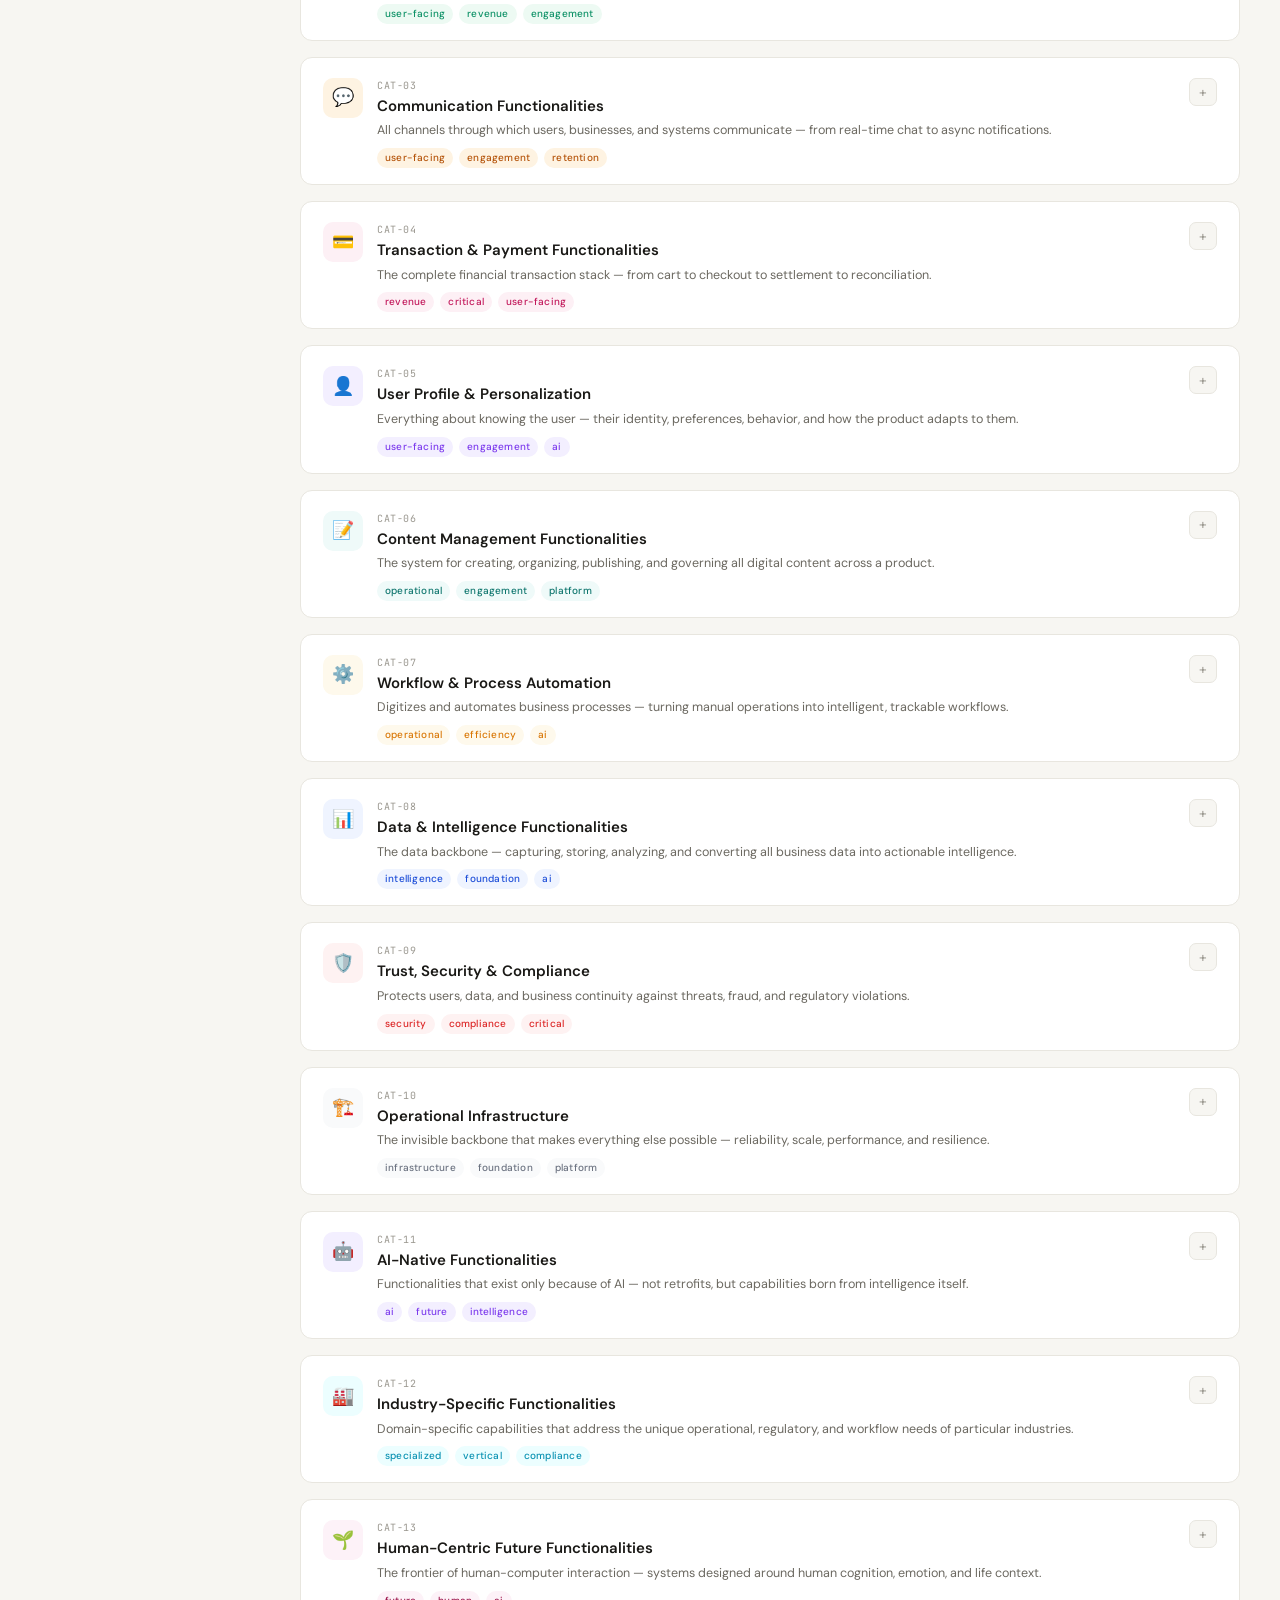
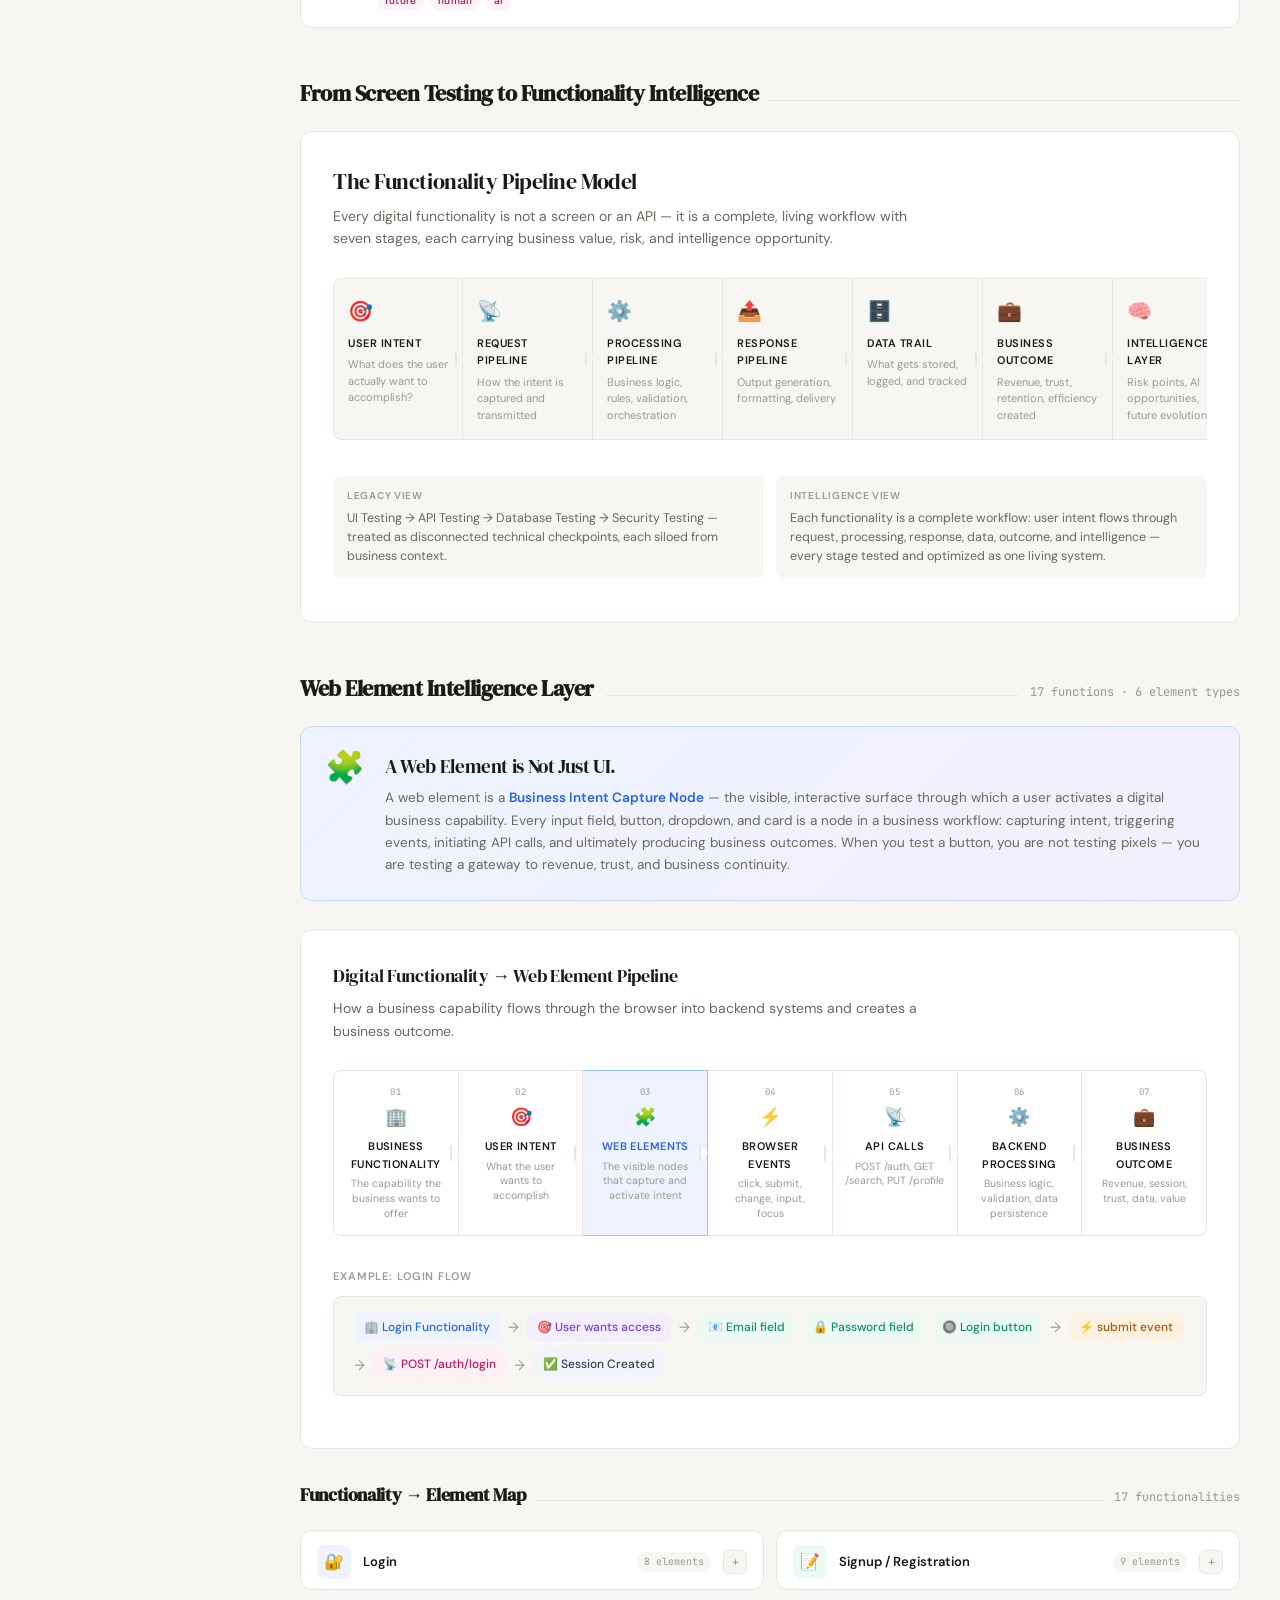
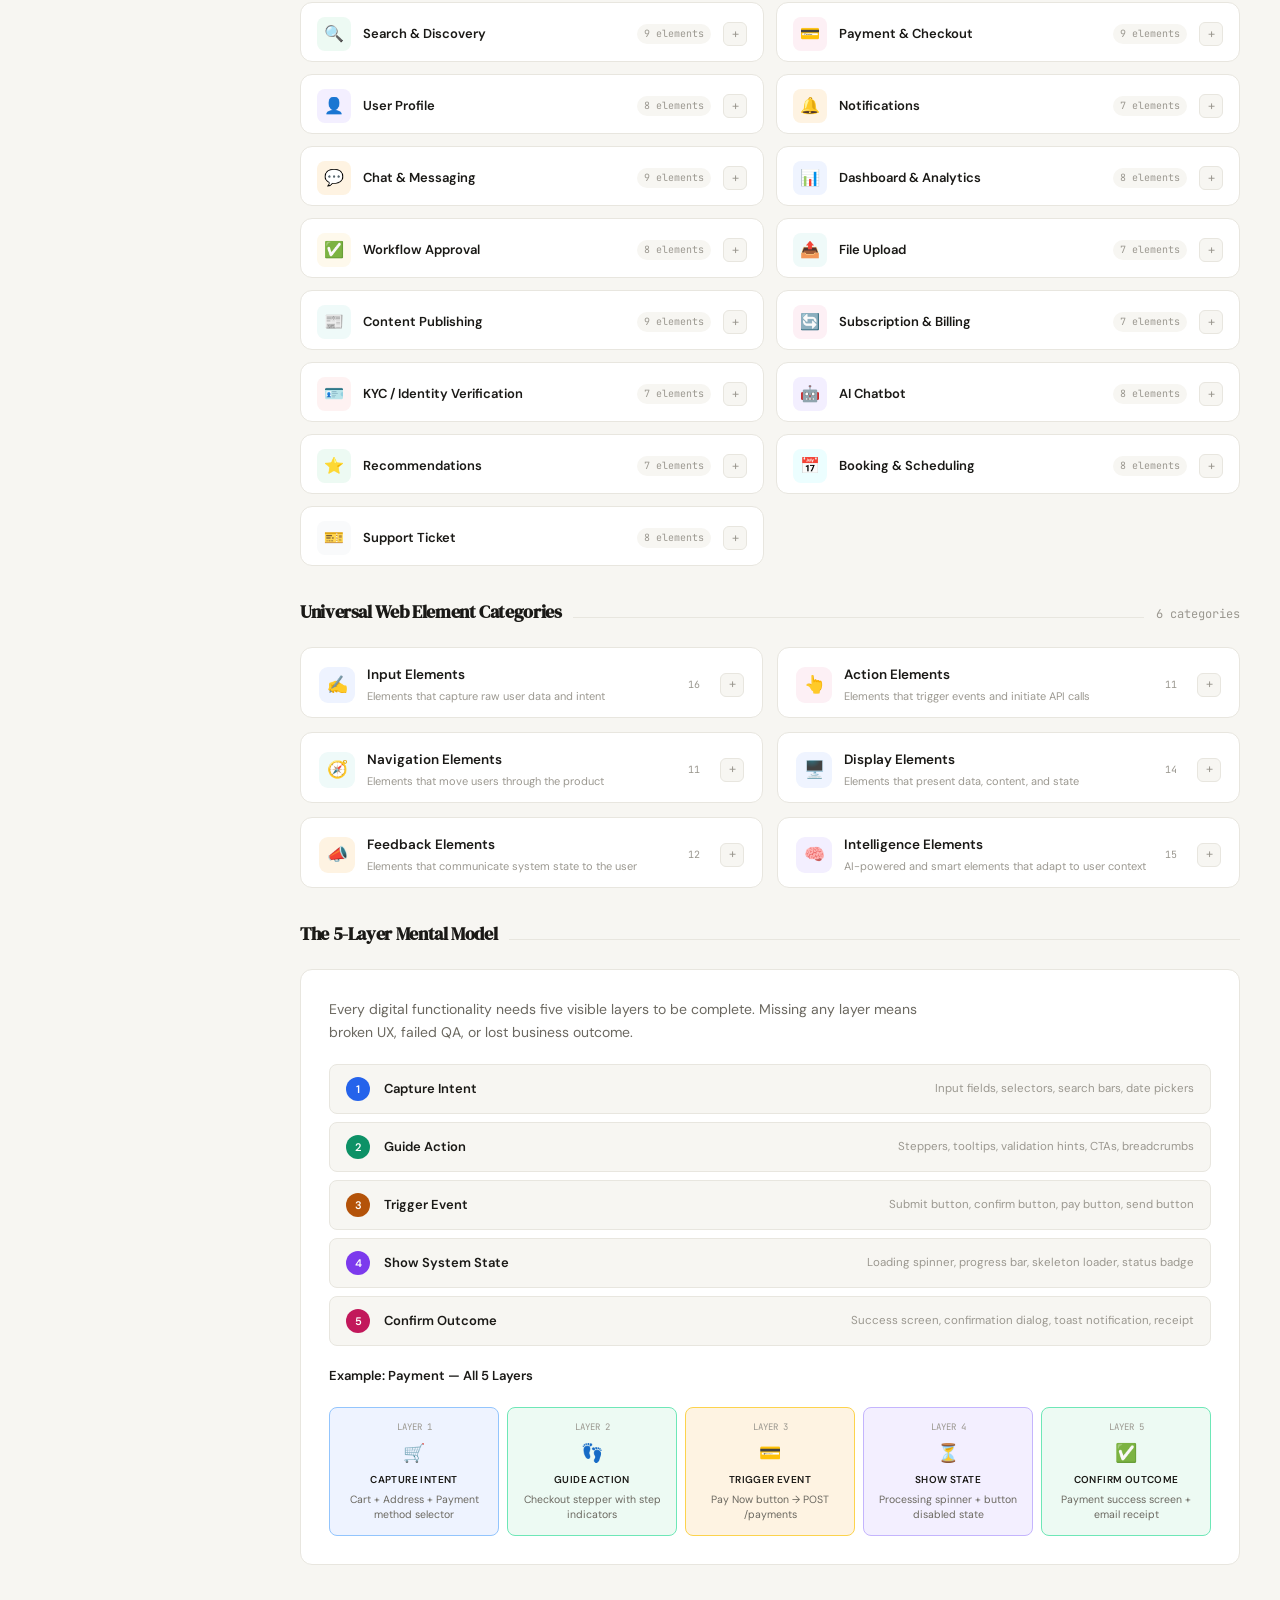
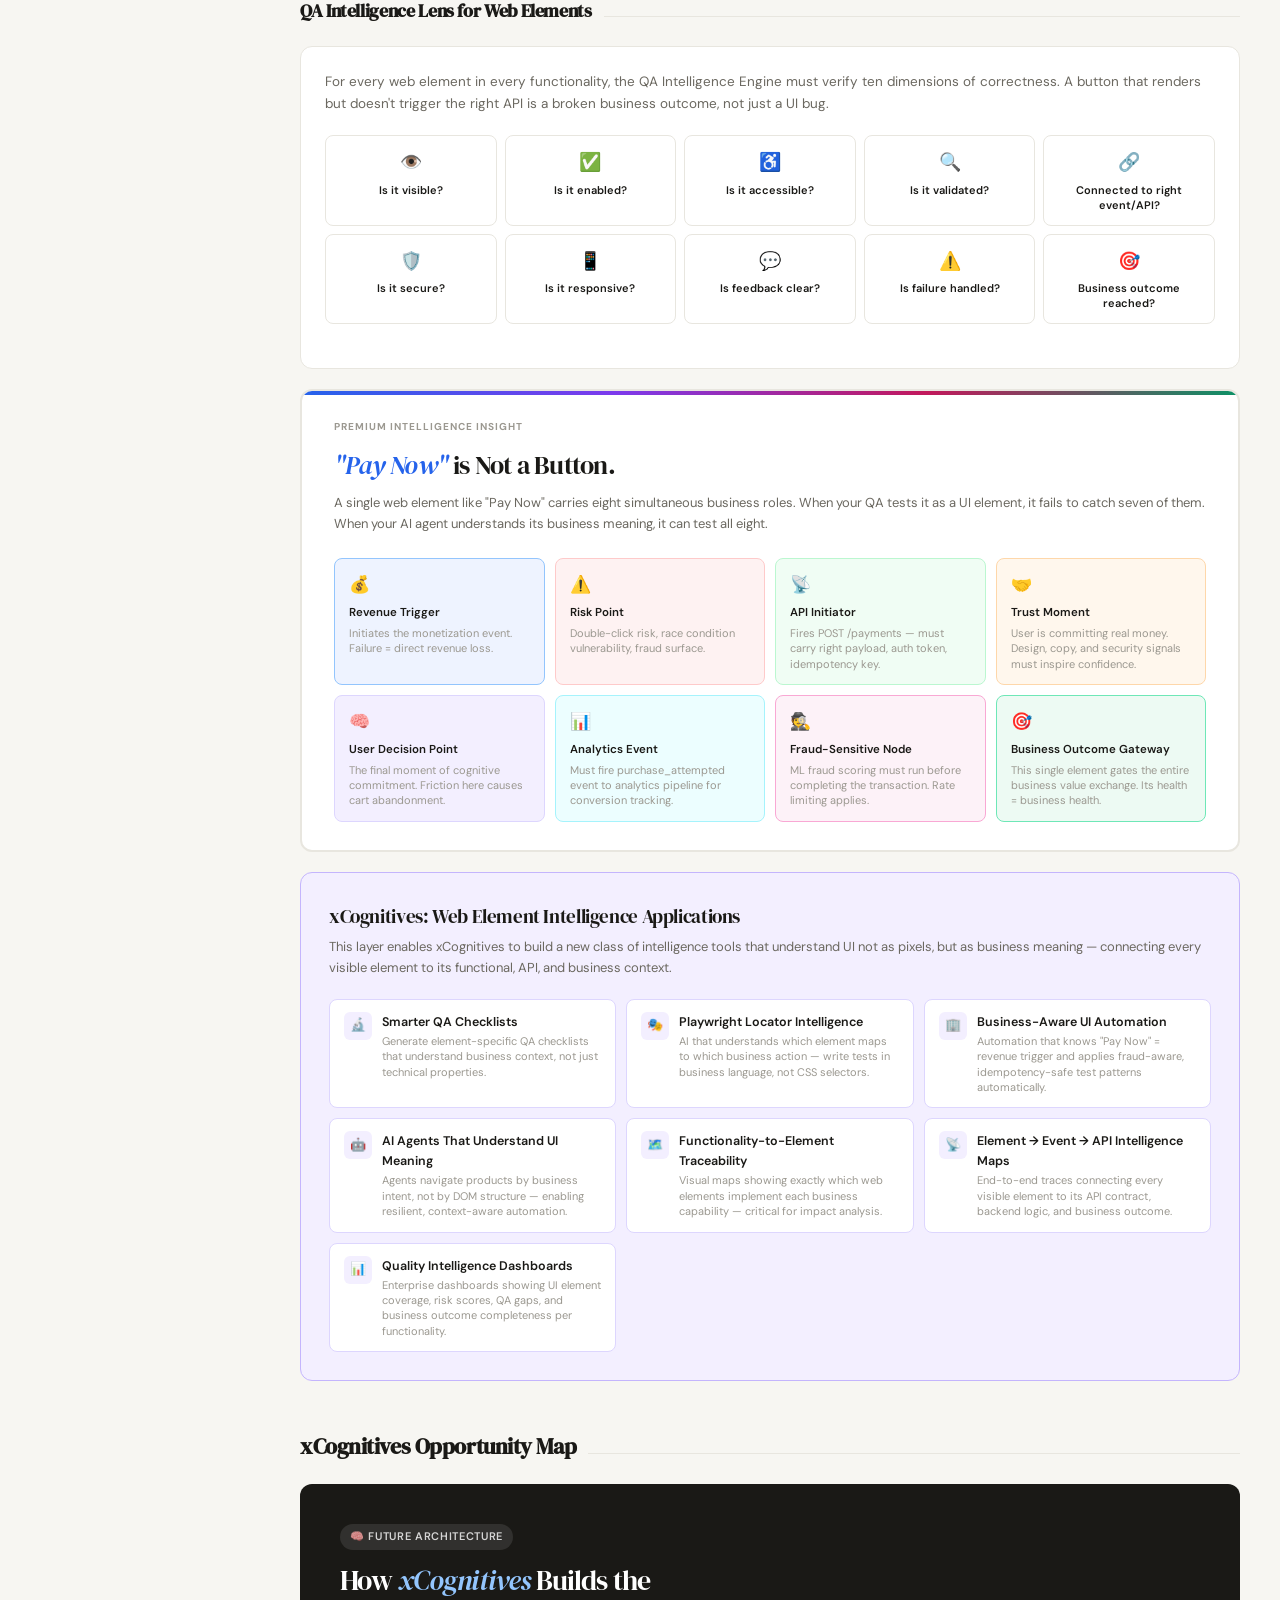
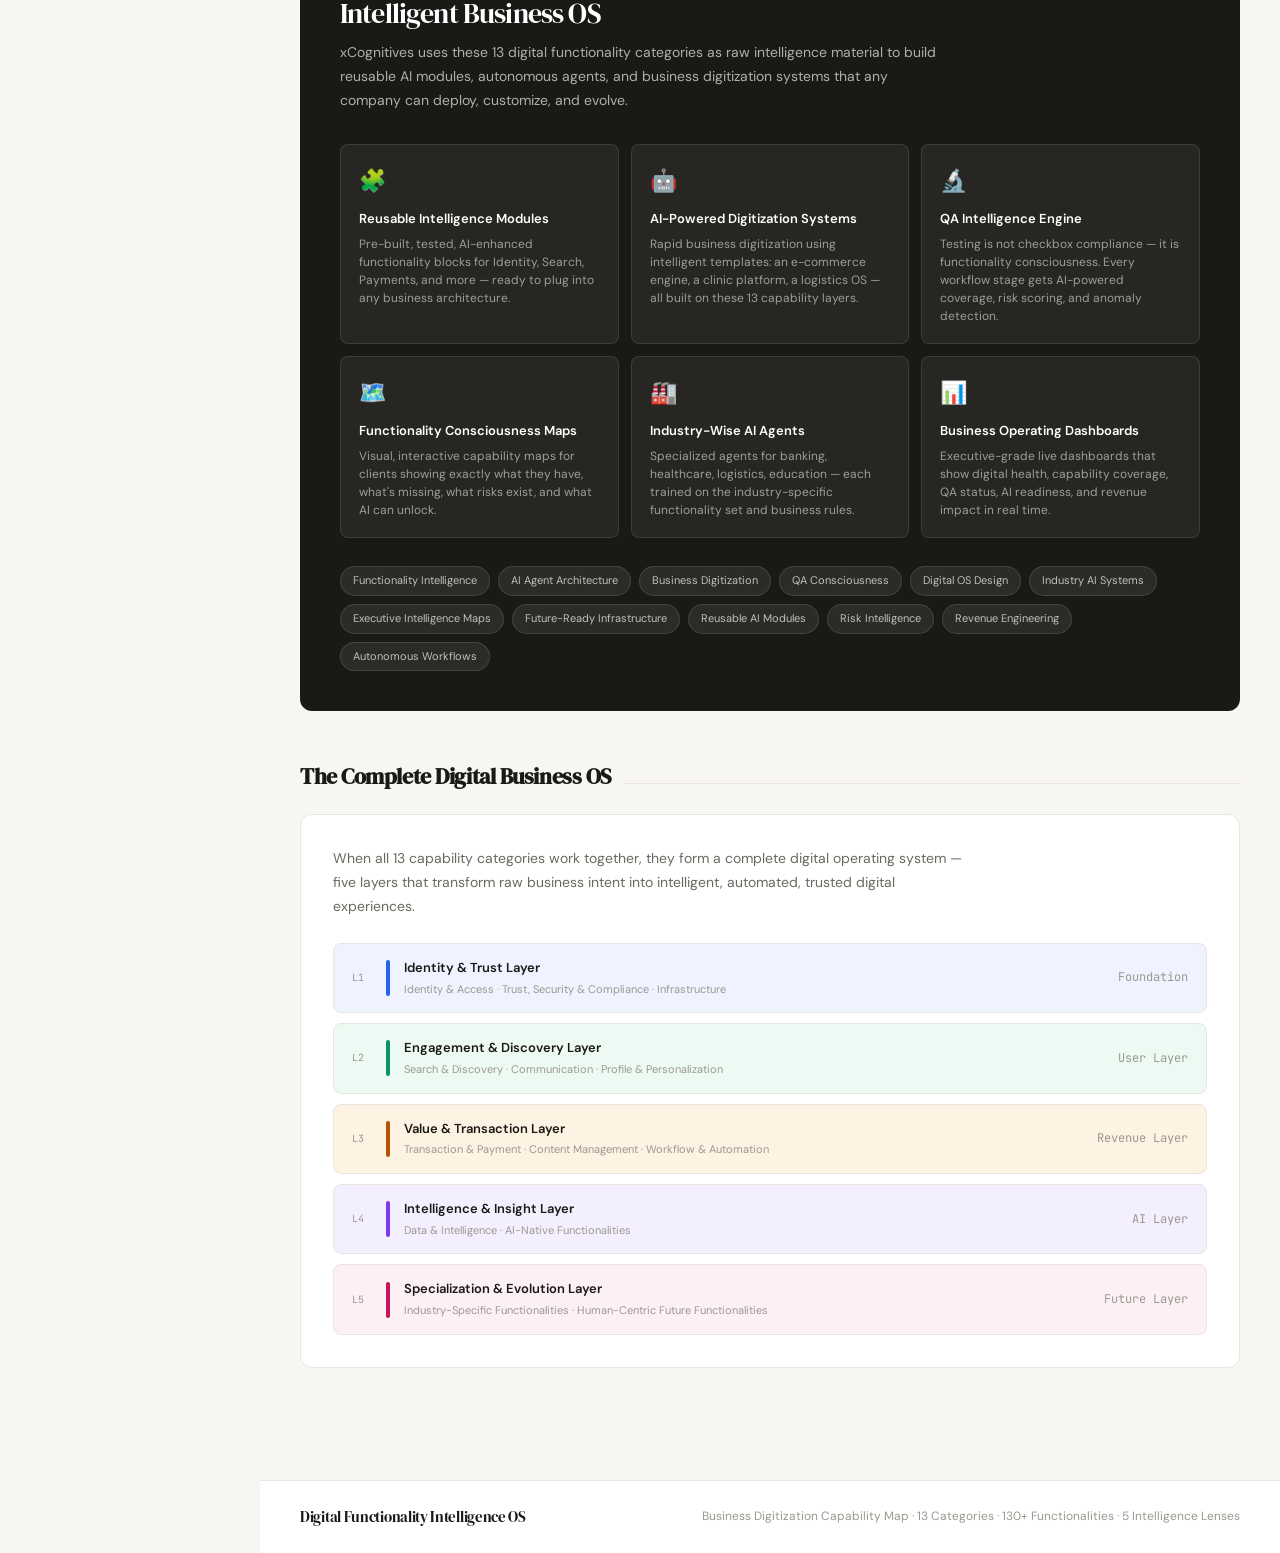
<file: digital-functionality-intelligence-os__1_.html>
<!DOCTYPE html>
<html lang="en">
<head>
<meta charset="UTF-8">
<meta name="viewport" content="width=device-width, initial-scale=1.0">
<title>Digital Functionality Intelligence OS</title>
<link rel="preconnect" href="https://fonts.googleapis.com">
<link href="https://fonts.googleapis.com/css2?family=DM+Sans:wght@300;400;500;600&family=DM+Serif+Display:ital@0;1&family=JetBrains+Mono:wght@400;500&display=swap" rel="stylesheet">
<style>
  :root {
    --bg: #F7F6F2;
    --surface: #FFFFFF;
    --surface-2: #F2F1ED;
    --border: #E8E6DF;
    --border-strong: #D4D0C8;
    --text-primary: #1A1916;
    --text-secondary: #6B6860;
    --text-muted: #9B9890;
    --accent-blue: #2563EB;
    --accent-blue-soft: #EEF3FF;
    --accent-green: #0D9166;
    --accent-green-soft: #EDFAF3;
    --accent-amber: #B45309;
    --accent-amber-soft: #FEF3E2;
    --accent-rose: #C2185B;
    --accent-rose-soft: #FDF0F5;
    --accent-violet: #7C3AED;
    --accent-violet-soft: #F3EFFF;
    --accent-teal: #0F766E;
    --accent-teal-soft: #EFFAF9;
    --nav-width: 260px;
    --top-bar: 64px;
    --radius: 12px;
    --radius-sm: 8px;
    --shadow: 0 1px 4px rgba(0,0,0,0.06), 0 4px 16px rgba(0,0,0,0.04);
    --shadow-md: 0 2px 8px rgba(0,0,0,0.08), 0 8px 32px rgba(0,0,0,0.06);
  }

  * { box-sizing: border-box; margin: 0; padding: 0; }

  html { scroll-behavior: smooth; }

  body {
    font-family: 'DM Sans', sans-serif;
    background: var(--bg);
    color: var(--text-primary);
    font-size: 14px;
    line-height: 1.6;
    overflow-x: hidden;
  }

  /* ── TOP BAR ── */
  .top-bar {
    position: fixed;
    top: 0; left: 0; right: 0;
    height: var(--top-bar);
    background: rgba(247,246,242,0.92);
    backdrop-filter: blur(12px);
    border-bottom: 1px solid var(--border);
    display: flex;
    align-items: center;
    justify-content: space-between;
    padding: 0 24px 0 calc(var(--nav-width) + 24px);
    z-index: 200;
    gap: 16px;
  }

  .top-bar-brand {
    display: flex;
    align-items: center;
    gap: 10px;
    flex-shrink: 0;
  }

  .brand-icon {
    width: 32px; height: 32px;
    background: var(--text-primary);
    border-radius: 8px;
    display: flex; align-items: center; justify-content: center;
  }

  .brand-icon svg { width: 18px; height: 18px; fill: white; }

  .brand-name {
    font-family: 'DM Serif Display', serif;
    font-size: 15px;
    color: var(--text-primary);
    letter-spacing: -0.02em;
  }

  .brand-sub {
    font-size: 11px;
    color: var(--text-muted);
    margin-left: 2px;
    letter-spacing: 0.02em;
  }

  .top-search {
    flex: 1;
    max-width: 480px;
    position: relative;
  }

  .top-search input {
    width: 100%;
    padding: 9px 16px 9px 38px;
    border: 1.5px solid var(--border);
    border-radius: 8px;
    background: var(--surface);
    font-family: 'DM Sans', sans-serif;
    font-size: 13px;
    color: var(--text-primary);
    outline: none;
    transition: border-color 0.2s;
  }

  .top-search input:focus { border-color: var(--accent-blue); }

  .top-search input::placeholder { color: var(--text-muted); }

  .search-icon {
    position: absolute;
    left: 12px; top: 50%;
    transform: translateY(-50%);
    color: var(--text-muted);
    width: 16px; height: 16px;
  }

  .top-actions {
    display: flex;
    align-items: center;
    gap: 8px;
    flex-shrink: 0;
  }

  .btn-ghost {
    padding: 7px 14px;
    border: 1.5px solid var(--border);
    border-radius: 7px;
    background: var(--surface);
    font-family: 'DM Sans', sans-serif;
    font-size: 12px;
    font-weight: 500;
    color: var(--text-secondary);
    cursor: pointer;
    transition: all 0.15s;
  }

  .btn-ghost:hover { border-color: var(--text-primary); color: var(--text-primary); }

  .btn-primary {
    padding: 7px 14px;
    border: none;
    border-radius: 7px;
    background: var(--text-primary);
    font-family: 'DM Sans', sans-serif;
    font-size: 12px;
    font-weight: 500;
    color: white;
    cursor: pointer;
    transition: opacity 0.15s;
  }

  .btn-primary:hover { opacity: 0.85; }

  /* ── LEFT NAV ── */
  .left-nav {
    position: fixed;
    top: 0; left: 0;
    width: var(--nav-width);
    height: 100vh;
    background: var(--surface);
    border-right: 1px solid var(--border);
    overflow-y: auto;
    z-index: 300;
    display: flex;
    flex-direction: column;
  }

  .left-nav::-webkit-scrollbar { width: 4px; }
  .left-nav::-webkit-scrollbar-track { background: transparent; }
  .left-nav::-webkit-scrollbar-thumb { background: var(--border); border-radius: 4px; }

  .nav-logo {
    padding: 20px 20px 16px;
    border-bottom: 1px solid var(--border);
    flex-shrink: 0;
  }

  .nav-logo-title {
    font-family: 'DM Serif Display', serif;
    font-size: 16px;
    color: var(--text-primary);
    line-height: 1.2;
    letter-spacing: -0.02em;
  }

  .nav-logo-sub {
    font-size: 10px;
    color: var(--text-muted);
    margin-top: 3px;
    letter-spacing: 0.04em;
    text-transform: uppercase;
  }

  .nav-section-label {
    padding: 16px 20px 6px;
    font-size: 10px;
    font-weight: 600;
    color: var(--text-muted);
    letter-spacing: 0.08em;
    text-transform: uppercase;
  }

  .nav-item {
    display: flex;
    align-items: center;
    gap: 10px;
    padding: 9px 20px;
    cursor: pointer;
    transition: all 0.15s;
    border-left: 2px solid transparent;
    text-decoration: none;
    color: var(--text-secondary);
    font-size: 13px;
    font-weight: 400;
  }

  .nav-item:hover { background: var(--bg); color: var(--text-primary); }

  .nav-item.active {
    border-left-color: var(--text-primary);
    background: var(--bg);
    color: var(--text-primary);
    font-weight: 500;
  }

  .nav-dot {
    width: 8px; height: 8px;
    border-radius: 50%;
    flex-shrink: 0;
  }

  .nav-count {
    margin-left: auto;
    font-size: 10px;
    font-family: 'JetBrains Mono', monospace;
    color: var(--text-muted);
    background: var(--bg);
    padding: 1px 6px;
    border-radius: 4px;
  }

  /* ── MAIN CONTENT ── */
  .main {
    margin-left: var(--nav-width);
    padding-top: var(--top-bar);
    min-height: 100vh;
  }

  .content-area {
    padding: 32px 40px 64px;
    max-width: 1280px;
  }

  /* ── HERO ── */
  .hero {
    margin-bottom: 40px;
  }

  .hero-eyebrow {
    display: inline-flex;
    align-items: center;
    gap: 6px;
    background: var(--accent-blue-soft);
    color: var(--accent-blue);
    font-size: 11px;
    font-weight: 600;
    letter-spacing: 0.06em;
    text-transform: uppercase;
    padding: 4px 10px;
    border-radius: 20px;
    margin-bottom: 14px;
  }

  .hero-title {
    font-family: 'DM Serif Display', serif;
    font-size: 38px;
    line-height: 1.15;
    letter-spacing: -0.03em;
    color: var(--text-primary);
    margin-bottom: 10px;
  }

  .hero-title em {
    font-style: italic;
    color: var(--accent-blue);
  }

  .hero-desc {
    font-size: 15px;
    color: var(--text-secondary);
    max-width: 640px;
    line-height: 1.7;
  }

  /* ── METRICS STRIP ── */
  .metrics-strip {
    display: grid;
    grid-template-columns: repeat(5, 1fr);
    gap: 12px;
    margin-bottom: 40px;
  }

  .metric-card {
    background: var(--surface);
    border: 1px solid var(--border);
    border-radius: var(--radius);
    padding: 18px 20px;
    transition: box-shadow 0.2s;
  }

  .metric-card:hover { box-shadow: var(--shadow-md); }

  .metric-num {
    font-family: 'DM Serif Display', serif;
    font-size: 32px;
    line-height: 1;
    letter-spacing: -0.03em;
    margin-bottom: 4px;
  }

  .metric-label {
    font-size: 12px;
    color: var(--text-secondary);
    line-height: 1.4;
  }

  .metric-badge {
    display: inline-block;
    font-size: 10px;
    font-weight: 600;
    padding: 2px 7px;
    border-radius: 10px;
    margin-bottom: 8px;
    letter-spacing: 0.04em;
    text-transform: uppercase;
  }

  /* ── SECTION HEADER ── */
  .section-hd {
    display: flex;
    align-items: baseline;
    gap: 12px;
    margin-bottom: 20px;
  }

  .section-title {
    font-family: 'DM Serif Display', serif;
    font-size: 22px;
    letter-spacing: -0.02em;
  }

  .section-line {
    flex: 1;
    height: 1px;
    background: var(--border);
  }

  .section-count {
    font-size: 12px;
    color: var(--text-muted);
    font-family: 'JetBrains Mono', monospace;
  }

  /* ── FILTER BAR ── */
  .filter-bar {
    display: flex;
    gap: 8px;
    flex-wrap: wrap;
    margin-bottom: 28px;
    align-items: center;
  }

  .filter-label {
    font-size: 12px;
    font-weight: 500;
    color: var(--text-muted);
    margin-right: 4px;
  }

  .filter-chip {
    padding: 5px 12px;
    border: 1.5px solid var(--border);
    border-radius: 20px;
    font-size: 12px;
    font-family: 'DM Sans', sans-serif;
    cursor: pointer;
    background: var(--surface);
    color: var(--text-secondary);
    transition: all 0.15s;
    font-weight: 400;
  }

  .filter-chip:hover { border-color: var(--text-secondary); color: var(--text-primary); }
  .filter-chip.active { background: var(--text-primary); border-color: var(--text-primary); color: white; font-weight: 500; }

  /* ── CATEGORY CARDS ── */
  .categories-grid {
    display: grid;
    grid-template-columns: repeat(auto-fill, minmax(560px, 1fr));
    gap: 16px;
    margin-bottom: 48px;
  }

  .cat-card {
    background: var(--surface);
    border: 1px solid var(--border);
    border-radius: var(--radius);
    overflow: hidden;
    transition: box-shadow 0.2s, border-color 0.2s;
  }

  .cat-card:hover { box-shadow: var(--shadow-md); }

  .cat-card.hidden { display: none; }

  .cat-header {
    padding: 20px 22px 16px;
    cursor: pointer;
    display: flex;
    align-items: flex-start;
    gap: 14px;
    user-select: none;
  }

  .cat-icon {
    width: 40px; height: 40px;
    border-radius: 10px;
    display: flex;
    align-items: center;
    justify-content: center;
    flex-shrink: 0;
    font-size: 18px;
  }

  .cat-info { flex: 1; min-width: 0; }

  .cat-num {
    font-family: 'JetBrains Mono', monospace;
    font-size: 10px;
    color: var(--text-muted);
    letter-spacing: 0.06em;
    margin-bottom: 3px;
  }

  .cat-name {
    font-size: 15px;
    font-weight: 600;
    color: var(--text-primary);
    margin-bottom: 5px;
    line-height: 1.3;
  }

  .cat-desc {
    font-size: 12.5px;
    color: var(--text-secondary);
    line-height: 1.5;
  }

  .cat-meta {
    display: flex;
    align-items: center;
    gap: 6px;
    margin-top: 8px;
    flex-wrap: wrap;
  }

  .tag {
    font-size: 10px;
    font-weight: 500;
    padding: 2px 8px;
    border-radius: 10px;
    letter-spacing: 0.02em;
  }

  .cat-toggle {
    width: 28px; height: 28px;
    border-radius: 7px;
    border: 1px solid var(--border);
    background: var(--bg);
    display: flex; align-items: center; justify-content: center;
    flex-shrink: 0;
    transition: all 0.2s;
    color: var(--text-muted);
    font-size: 14px;
  }

  .cat-card.open .cat-toggle {
    background: var(--text-primary);
    border-color: var(--text-primary);
    color: white;
    transform: rotate(45deg);
  }

  .cat-body {
    display: none;
    border-top: 1px solid var(--border);
  }

  .cat-card.open .cat-body { display: block; }

  .cat-tabs {
    display: flex;
    border-bottom: 1px solid var(--border);
    overflow-x: auto;
    padding: 0 22px;
  }

  .cat-tab {
    padding: 12px 14px;
    font-size: 12px;
    font-weight: 500;
    color: var(--text-muted);
    cursor: pointer;
    white-space: nowrap;
    border-bottom: 2px solid transparent;
    transition: all 0.15s;
    flex-shrink: 0;
  }

  .cat-tab:hover { color: var(--text-primary); }

  .cat-tab.active {
    color: var(--text-primary);
    border-bottom-color: var(--text-primary);
  }

  .cat-panel {
    padding: 20px 22px;
    display: none;
  }

  .cat-panel.active { display: block; }

  .panel-heading {
    font-size: 11px;
    font-weight: 600;
    text-transform: uppercase;
    letter-spacing: 0.08em;
    color: var(--text-muted);
    margin-bottom: 10px;
  }

  .examples-grid {
    display: flex;
    flex-wrap: wrap;
    gap: 6px;
    margin-bottom: 16px;
  }

  .example-pill {
    font-size: 12px;
    padding: 4px 10px;
    background: var(--surface-2);
    border: 1px solid var(--border);
    border-radius: 20px;
    color: var(--text-secondary);
  }

  .info-row {
    display: grid;
    grid-template-columns: 1fr 1fr;
    gap: 12px;
    margin-bottom: 12px;
  }

  .info-block {
    background: var(--bg);
    border-radius: var(--radius-sm);
    padding: 12px 14px;
  }

  .info-block-label {
    font-size: 10px;
    font-weight: 600;
    text-transform: uppercase;
    letter-spacing: 0.07em;
    color: var(--text-muted);
    margin-bottom: 5px;
  }

  .info-block-text {
    font-size: 12.5px;
    color: var(--text-secondary);
    line-height: 1.5;
  }

  .lens-section {
    margin-bottom: 14px;
  }

  .lens-header {
    display: flex;
    align-items: center;
    gap: 8px;
    margin-bottom: 8px;
  }

  .lens-icon {
    width: 22px; height: 22px;
    border-radius: 5px;
    display: flex; align-items: center; justify-content: center;
    font-size: 11px;
    flex-shrink: 0;
  }

  .lens-title {
    font-size: 12px;
    font-weight: 600;
    color: var(--text-primary);
  }

  .lens-text {
    font-size: 12.5px;
    color: var(--text-secondary);
    line-height: 1.6;
    padding-left: 30px;
  }

  .score-bar-wrap {
    display: flex;
    align-items: center;
    gap: 10px;
    margin-top: 6px;
    padding-left: 30px;
  }

  .score-bar {
    flex: 1;
    height: 5px;
    background: var(--border);
    border-radius: 3px;
    overflow: hidden;
  }

  .score-fill {
    height: 100%;
    border-radius: 3px;
    transition: width 0.6s ease;
  }

  .score-label {
    font-family: 'JetBrains Mono', monospace;
    font-size: 11px;
    color: var(--text-muted);
    width: 30px;
    text-align: right;
  }

  .industries-row {
    display: flex;
    flex-wrap: wrap;
    gap: 5px;
    padding-left: 30px;
    margin-top: 4px;
  }

  .ind-chip {
    font-size: 10px;
    padding: 2px 8px;
    background: var(--surface-2);
    border: 1px solid var(--border);
    border-radius: 10px;
    color: var(--text-muted);
  }

  /* ── ARCHITECTURE TREE ── */
  #section-architecture { margin-bottom: 48px; }

  .tree-wrap {
    background: var(--surface);
    border: 1px solid var(--border);
    border-radius: var(--radius);
    padding: 28px;
    overflow-x: auto;
  }

  .tree-root {
    font-family: 'DM Serif Display', serif;
    font-size: 18px;
    color: var(--text-primary);
    padding: 12px 18px;
    background: var(--text-primary);
    color: white;
    border-radius: 10px;
    display: inline-block;
    margin-bottom: 28px;
    letter-spacing: -0.02em;
  }

  .tree-grid {
    display: grid;
    grid-template-columns: repeat(4, 1fr);
    gap: 12px;
  }

  .tree-node {
    border: 1.5px solid var(--border);
    border-radius: var(--radius-sm);
    padding: 12px 14px;
    cursor: pointer;
    transition: all 0.15s;
    position: relative;
  }

  .tree-node:hover {
    border-color: var(--text-secondary);
    box-shadow: var(--shadow);
    transform: translateY(-1px);
  }

  .tree-node-num {
    font-family: 'JetBrains Mono', monospace;
    font-size: 9px;
    color: var(--text-muted);
    margin-bottom: 4px;
  }

  .tree-node-name {
    font-size: 12px;
    font-weight: 600;
    color: var(--text-primary);
    line-height: 1.3;
    margin-bottom: 6px;
  }

  .tree-node-count {
    font-size: 10px;
    color: var(--text-muted);
  }

  .tree-node-bar {
    height: 3px;
    border-radius: 2px;
    margin-top: 8px;
  }

  /* ── WORKFLOW SECTION ── */
  #section-workflow { margin-bottom: 48px; }

  .workflow-card {
    background: var(--surface);
    border: 1px solid var(--border);
    border-radius: var(--radius);
    padding: 32px;
  }

  .workflow-title {
    font-family: 'DM Serif Display', serif;
    font-size: 22px;
    letter-spacing: -0.02em;
    margin-bottom: 6px;
  }

  .workflow-subtitle {
    font-size: 14px;
    color: var(--text-secondary);
    margin-bottom: 28px;
    max-width: 600px;
    line-height: 1.6;
  }

  .pipeline-flow {
    display: flex;
    align-items: stretch;
    gap: 0;
    overflow-x: auto;
    padding-bottom: 8px;
    margin-bottom: 28px;
  }

  .pipeline-step {
    flex: 1;
    min-width: 130px;
    background: var(--bg);
    border: 1px solid var(--border);
    border-radius: 0;
    padding: 16px 14px;
    position: relative;
  }

  .pipeline-step:first-child { border-radius: var(--radius-sm) 0 0 var(--radius-sm); }
  .pipeline-step:last-child { border-radius: 0 var(--radius-sm) var(--radius-sm) 0; }

  .pipeline-step + .pipeline-step {
    border-left: none;
  }

  .pipeline-step + .pipeline-step::before {
    content: '';
    position: absolute;
    left: -8px; top: 50%;
    transform: translateY(-50%);
    width: 0; height: 0;
    border-top: 8px solid transparent;
    border-bottom: 8px solid transparent;
    border-left: 8px solid var(--border);
    z-index: 1;
  }

  .pipeline-step + .pipeline-step::after {
    content: '';
    position: absolute;
    left: -6px; top: 50%;
    transform: translateY(-50%);
    width: 0; height: 0;
    border-top: 7px solid transparent;
    border-bottom: 7px solid transparent;
    border-left: 7px solid var(--bg);
    z-index: 2;
  }

  .pipeline-icon { font-size: 20px; margin-bottom: 8px; }

  .pipeline-name {
    font-size: 11px;
    font-weight: 600;
    color: var(--text-primary);
    margin-bottom: 4px;
    text-transform: uppercase;
    letter-spacing: 0.05em;
  }

  .pipeline-desc {
    font-size: 11px;
    color: var(--text-muted);
    line-height: 1.5;
  }

  /* ── XCOGNITIVES SECTION ── */
  #section-xcognitives { margin-bottom: 48px; }

  .xcog-card {
    background: var(--text-primary);
    color: white;
    border-radius: var(--radius);
    padding: 40px;
  }

  .xcog-eyebrow {
    display: inline-flex;
    align-items: center;
    gap: 6px;
    background: rgba(255,255,255,0.1);
    color: rgba(255,255,255,0.8);
    font-size: 11px;
    font-weight: 600;
    letter-spacing: 0.06em;
    text-transform: uppercase;
    padding: 4px 10px;
    border-radius: 20px;
    margin-bottom: 14px;
  }

  .xcog-title {
    font-family: 'DM Serif Display', serif;
    font-size: 28px;
    letter-spacing: -0.03em;
    margin-bottom: 10px;
    line-height: 1.2;
  }

  .xcog-title em { font-style: italic; color: #93C5FD; }

  .xcog-desc {
    font-size: 14px;
    color: rgba(255,255,255,0.65);
    max-width: 600px;
    line-height: 1.7;
    margin-bottom: 32px;
  }

  .xcog-modules {
    display: grid;
    grid-template-columns: repeat(3, 1fr);
    gap: 12px;
    margin-bottom: 28px;
  }

  .xcog-module {
    background: rgba(255,255,255,0.06);
    border: 1px solid rgba(255,255,255,0.1);
    border-radius: var(--radius-sm);
    padding: 18px;
    transition: background 0.2s;
  }

  .xcog-module:hover { background: rgba(255,255,255,0.1); }

  .xcog-module-icon {
    font-size: 22px;
    margin-bottom: 10px;
  }

  .xcog-module-title {
    font-size: 13px;
    font-weight: 600;
    color: white;
    margin-bottom: 6px;
  }

  .xcog-module-text {
    font-size: 12px;
    color: rgba(255,255,255,0.55);
    line-height: 1.5;
  }

  .xcog-capabilities {
    display: flex;
    flex-wrap: wrap;
    gap: 8px;
  }

  .xcog-cap {
    font-size: 11px;
    padding: 5px 12px;
    background: rgba(255,255,255,0.08);
    border: 1px solid rgba(255,255,255,0.12);
    border-radius: 20px;
    color: rgba(255,255,255,0.7);
  }

  /* ── OPERATING SYSTEM SECTION ── */
  #section-os { margin-bottom: 48px; }

  .os-card {
    background: var(--surface);
    border: 1px solid var(--border);
    border-radius: var(--radius);
    padding: 32px;
  }

  .os-layers {
    display: flex;
    flex-direction: column;
    gap: 10px;
  }

  .os-layer {
    display: flex;
    align-items: center;
    gap: 14px;
    padding: 14px 18px;
    border-radius: var(--radius-sm);
    border: 1px solid var(--border);
    transition: box-shadow 0.2s;
  }

  .os-layer:hover { box-shadow: var(--shadow); }

  .os-layer-num {
    font-family: 'JetBrains Mono', monospace;
    font-size: 10px;
    color: var(--text-muted);
    width: 20px;
    flex-shrink: 0;
  }

  .os-layer-bar {
    width: 4px;
    height: 36px;
    border-radius: 2px;
    flex-shrink: 0;
  }

  .os-layer-info { flex: 1; }

  .os-layer-name {
    font-size: 13px;
    font-weight: 600;
    color: var(--text-primary);
    margin-bottom: 2px;
  }

  .os-layer-cats {
    font-size: 11px;
    color: var(--text-muted);
  }

  .os-layer-pct {
    font-family: 'JetBrains Mono', monospace;
    font-size: 12px;
    color: var(--text-muted);
  }

  /* ── SEARCH RESULTS ── */
  .search-results {
    background: var(--surface);
    border: 1px solid var(--border);
    border-radius: var(--radius);
    margin-bottom: 28px;
    overflow: hidden;
  }

  .search-results-header {
    padding: 12px 20px;
    border-bottom: 1px solid var(--border);
    font-size: 12px;
    color: var(--text-muted);
    font-weight: 500;
  }

  .search-result-item {
    padding: 12px 20px;
    border-bottom: 1px solid var(--border);
    cursor: pointer;
    transition: background 0.1s;
  }

  .search-result-item:last-child { border-bottom: none; }
  .search-result-item:hover { background: var(--bg); }

  .search-result-name {
    font-size: 13px;
    font-weight: 500;
    color: var(--text-primary);
    margin-bottom: 2px;
  }

  .search-result-cat {
    font-size: 11px;
    color: var(--text-muted);
  }

  /* ── FOOTER ── */
  footer {
    margin-left: var(--nav-width);
    border-top: 1px solid var(--border);
    padding: 24px 40px;
    display: flex;
    align-items: center;
    justify-content: space-between;
    background: var(--surface);
  }

  .footer-left {
    font-family: 'DM Serif Display', serif;
    font-size: 15px;
    color: var(--text-primary);
    letter-spacing: -0.02em;
  }

  .footer-right {
    font-size: 12px;
    color: var(--text-muted);
  }

  /* ── UTILITY ── */
  .divider { height: 1px; background: var(--border); margin: 32px 0; }

  .highlight { background: #FFF176; border-radius: 2px; }

  /* ── RESPONSIVE ── */
  @media (max-width: 900px) {
    .left-nav { transform: translateX(-100%); transition: transform 0.3s; }
    .left-nav.open { transform: translateX(0); }
    .main, footer { margin-left: 0; }
    .top-bar { padding-left: 60px; }
    .metrics-strip { grid-template-columns: repeat(2, 1fr); }
    .categories-grid { grid-template-columns: 1fr; }
    .tree-grid { grid-template-columns: repeat(2, 1fr); }
    .xcog-modules { grid-template-columns: 1fr; }
    .info-row { grid-template-columns: 1fr; }
    .menu-btn { display: flex; }
    .content-area { padding: 24px 20px 64px; }
  }

  @media (min-width: 901px) {
    .menu-btn { display: none; }
  }

  .menu-btn {
    position: fixed;
    top: 18px; left: 16px;
    z-index: 400;
    width: 32px; height: 32px;
    background: var(--surface);
    border: 1px solid var(--border);
    border-radius: 7px;
    align-items: center;
    justify-content: center;
    cursor: pointer;
    flex-direction: column;
    gap: 4px;
    padding: 8px;
  }

  .menu-btn span {
    display: block;
    width: 100%;
    height: 1.5px;
    background: var(--text-primary);
    border-radius: 1px;
  }

  .no-results {
    padding: 40px;
    text-align: center;
    color: var(--text-muted);
    font-size: 14px;
  }

  /* ── WEB ELEMENT INTELLIGENCE LAYER ── */
  #section-weblayer { margin-bottom: 48px; }

  .wei-intro-card {
    background: var(--surface);
    border: 1px solid var(--border);
    border-radius: var(--radius);
    padding: 32px;
    margin-bottom: 20px;
  }

  .wei-concept-banner {
    display: flex;
    align-items: flex-start;
    gap: 20px;
    padding: 24px;
    background: linear-gradient(135deg, #EEF3FF 0%, #F3EFFF 100%);
    border: 1px solid #C7D8FF;
    border-radius: var(--radius);
    margin-bottom: 28px;
  }

  .wei-concept-icon {
    font-size: 32px;
    flex-shrink: 0;
    line-height: 1;
  }

  .wei-concept-title {
    font-family: 'DM Serif Display', serif;
    font-size: 19px;
    letter-spacing: -0.02em;
    color: var(--text-primary);
    margin-bottom: 6px;
  }

  .wei-concept-text {
    font-size: 13.5px;
    color: var(--text-secondary);
    line-height: 1.65;
  }

  .wei-concept-text strong { color: var(--accent-blue); font-weight: 600; }

  /* Web Pipeline */
  .wei-pipeline {
    display: flex;
    align-items: stretch;
    gap: 0;
    overflow-x: auto;
    padding-bottom: 8px;
    margin-bottom: 24px;
  }

  .wei-step {
    flex: 1;
    min-width: 120px;
    padding: 14px 12px;
    border: 1px solid var(--border);
    position: relative;
    text-align: center;
  }

  .wei-step:first-child { border-radius: var(--radius-sm) 0 0 var(--radius-sm); }
  .wei-step:last-child { border-radius: 0 var(--radius-sm) var(--radius-sm) 0; }
  .wei-step + .wei-step { border-left: none; }

  .wei-step + .wei-step::before {
    content: '';
    position: absolute;
    left: -9px; top: 50%;
    transform: translateY(-50%);
    width: 0; height: 0;
    border-top: 9px solid transparent;
    border-bottom: 9px solid transparent;
    border-left: 9px solid var(--border);
    z-index: 1;
  }

  .wei-step + .wei-step::after {
    content: '';
    position: absolute;
    left: -7px; top: 50%;
    transform: translateY(-50%);
    width: 0; height: 0;
    border-top: 7px solid transparent;
    border-bottom: 7px solid transparent;
    border-left: 7px solid white;
    z-index: 2;
  }

  .wei-step-num {
    font-family: 'JetBrains Mono', monospace;
    font-size: 9px;
    color: var(--text-muted);
    margin-bottom: 4px;
    letter-spacing: 0.05em;
  }

  .wei-step-icon { font-size: 18px; margin-bottom: 6px; }

  .wei-step-name {
    font-size: 11px;
    font-weight: 600;
    color: var(--text-primary);
    text-transform: uppercase;
    letter-spacing: 0.04em;
    margin-bottom: 4px;
  }

  .wei-step-desc {
    font-size: 10.5px;
    color: var(--text-muted);
    line-height: 1.4;
  }

  .wei-step.highlight-step {
    background: #EEF3FF;
    border-color: #93C5FD;
  }

  .wei-step.highlight-step .wei-step-name { color: var(--accent-blue); }

  /* Login example flow */
  .wei-example-flow {
    display: flex;
    align-items: center;
    gap: 8px;
    flex-wrap: wrap;
    padding: 16px 20px;
    background: var(--bg);
    border-radius: var(--radius-sm);
    border: 1px solid var(--border);
    margin-bottom: 20px;
  }

  .wei-flow-node {
    display: flex;
    align-items: center;
    gap: 6px;
    padding: 5px 10px;
    border-radius: 6px;
    font-size: 12px;
    font-weight: 500;
  }

  .wei-flow-arrow {
    color: var(--text-muted);
    font-size: 14px;
    flex-shrink: 0;
  }

  /* Functionality-to-Elements table */
  .wei-func-grid {
    display: grid;
    grid-template-columns: repeat(auto-fill, minmax(340px, 1fr));
    gap: 12px;
    margin-bottom: 32px;
  }

  .wei-func-card {
    background: var(--surface);
    border: 1px solid var(--border);
    border-radius: var(--radius);
    overflow: hidden;
    transition: box-shadow 0.2s;
  }

  .wei-func-card:hover { box-shadow: var(--shadow-md); }

  .wei-func-header {
    padding: 14px 16px 10px;
    cursor: pointer;
    display: flex;
    align-items: center;
    gap: 12px;
    user-select: none;
  }

  .wei-func-icon {
    width: 34px; height: 34px;
    border-radius: 8px;
    display: flex; align-items: center; justify-content: center;
    font-size: 16px;
    flex-shrink: 0;
  }

  .wei-func-name {
    font-size: 13px;
    font-weight: 600;
    color: var(--text-primary);
    flex: 1;
  }

  .wei-func-count {
    font-family: 'JetBrains Mono', monospace;
    font-size: 10px;
    color: var(--text-muted);
    background: var(--bg);
    padding: 2px 7px;
    border-radius: 10px;
  }

  .wei-func-toggle {
    width: 24px; height: 24px;
    border-radius: 6px;
    border: 1px solid var(--border);
    background: var(--bg);
    display: flex; align-items: center; justify-content: center;
    font-size: 13px;
    color: var(--text-muted);
    transition: all 0.2s;
    flex-shrink: 0;
  }

  .wei-func-card.open .wei-func-toggle {
    background: var(--text-primary);
    border-color: var(--text-primary);
    color: white;
    transform: rotate(45deg);
  }

  .wei-func-body {
    display: none;
    border-top: 1px solid var(--border);
    padding: 14px 16px;
  }

  .wei-func-card.open .wei-func-body { display: block; }

  .wei-elements-wrap {
    display: flex;
    flex-wrap: wrap;
    gap: 6px;
    margin-bottom: 12px;
  }

  .wei-el-pill {
    font-size: 11px;
    padding: 3px 9px;
    border-radius: 14px;
    border: 1px solid;
    font-weight: 400;
  }

  .wei-func-intent {
    font-size: 11.5px;
    color: var(--text-secondary);
    line-height: 1.5;
    padding: 8px 12px;
    background: var(--bg);
    border-radius: 6px;
    margin-bottom: 8px;
  }

  .wei-func-intent span {
    font-weight: 600;
    color: var(--text-primary);
  }

  .wei-api-row {
    display: flex;
    align-items: center;
    gap: 6px;
    flex-wrap: wrap;
    margin-top: 8px;
  }

  .wei-api-chip {
    font-family: 'JetBrains Mono', monospace;
    font-size: 10px;
    padding: 2px 8px;
    background: #F1F5F9;
    border: 1px solid #CBD5E1;
    border-radius: 4px;
    color: #334155;
  }

  /* Universal Element Categories */
  .wei-uelcat-grid {
    display: grid;
    grid-template-columns: repeat(auto-fill, minmax(360px, 1fr));
    gap: 14px;
    margin-bottom: 32px;
  }

  .wei-uelcat-card {
    background: var(--surface);
    border: 1px solid var(--border);
    border-radius: var(--radius);
    overflow: hidden;
    transition: box-shadow 0.2s;
  }

  .wei-uelcat-card:hover { box-shadow: var(--shadow-md); }

  .wei-uelcat-header {
    padding: 16px 18px 12px;
    cursor: pointer;
    display: flex;
    align-items: center;
    gap: 12px;
    user-select: none;
  }

  .wei-uelcat-icon {
    width: 36px; height: 36px;
    border-radius: 9px;
    display: flex; align-items: center; justify-content: center;
    font-size: 17px;
    flex-shrink: 0;
  }

  .wei-uelcat-info { flex: 1; }

  .wei-uelcat-name {
    font-size: 13.5px;
    font-weight: 600;
    color: var(--text-primary);
    margin-bottom: 2px;
  }

  .wei-uelcat-sub {
    font-size: 11px;
    color: var(--text-muted);
  }

  .wei-uelcat-toggle {
    width: 24px; height: 24px;
    border-radius: 6px;
    border: 1px solid var(--border);
    background: var(--bg);
    display: flex; align-items: center; justify-content: center;
    font-size: 13px;
    color: var(--text-muted);
    transition: all 0.2s;
    flex-shrink: 0;
  }

  .wei-uelcat-card.open .wei-uelcat-toggle {
    background: var(--text-primary);
    border-color: var(--text-primary);
    color: white;
    transform: rotate(45deg);
  }

  .wei-uelcat-body {
    display: none;
    border-top: 1px solid var(--border);
    padding: 14px 18px;
  }

  .wei-uelcat-card.open .wei-uelcat-body { display: block; }

  /* Mental Model */
  .wei-mental-card {
    background: var(--surface);
    border: 1px solid var(--border);
    border-radius: var(--radius);
    padding: 28px;
    margin-bottom: 20px;
  }

  .wei-layers-list {
    display: flex;
    flex-direction: column;
    gap: 8px;
    margin: 20px 0;
  }

  .wei-layer-row {
    display: flex;
    align-items: center;
    gap: 14px;
    padding: 12px 16px;
    background: var(--bg);
    border-radius: var(--radius-sm);
    border: 1px solid var(--border);
  }

  .wei-layer-num-badge {
    width: 24px; height: 24px;
    border-radius: 50%;
    background: var(--text-primary);
    color: white;
    font-size: 11px;
    font-weight: 600;
    display: flex; align-items: center; justify-content: center;
    flex-shrink: 0;
  }

  .wei-layer-label {
    font-size: 13px;
    font-weight: 600;
    color: var(--text-primary);
    flex: 1;
  }

  .wei-layer-example {
    font-size: 11.5px;
    color: var(--text-muted);
  }

  /* Payment example mental model */
  .wei-payment-model {
    display: grid;
    grid-template-columns: repeat(5, 1fr);
    gap: 8px;
    margin-top: 20px;
  }

  .wei-pm-step {
    padding: 12px 10px;
    border-radius: var(--radius-sm);
    border: 1px solid var(--border);
    text-align: center;
  }

  .wei-pm-step-num {
    font-family: 'JetBrains Mono', monospace;
    font-size: 9px;
    color: var(--text-muted);
    margin-bottom: 4px;
  }

  .wei-pm-step-icon { font-size: 18px; margin-bottom: 5px; }

  .wei-pm-step-name {
    font-size: 10px;
    font-weight: 600;
    text-transform: uppercase;
    letter-spacing: 0.04em;
    color: var(--text-primary);
    margin-bottom: 5px;
  }

  .wei-pm-step-val {
    font-size: 10.5px;
    color: var(--text-secondary);
    line-height: 1.4;
  }

  /* QA Lens for web elements */
  .wei-qa-grid {
    display: grid;
    grid-template-columns: repeat(5, 1fr);
    gap: 8px;
    margin-bottom: 20px;
  }

  .wei-qa-item {
    padding: 12px 10px;
    border-radius: var(--radius-sm);
    border: 1px solid var(--border);
    background: var(--surface);
    text-align: center;
    transition: box-shadow 0.15s;
  }

  .wei-qa-item:hover { box-shadow: var(--shadow); }

  .wei-qa-icon { font-size: 18px; margin-bottom: 6px; }

  .wei-qa-q {
    font-size: 11px;
    font-weight: 600;
    color: var(--text-primary);
    line-height: 1.35;
  }

  /* Button ≠ Button insight card */
  .wei-insight-card {
    background: var(--surface);
    border: 2px solid var(--border);
    border-radius: var(--radius);
    padding: 28px 32px;
    margin-bottom: 20px;
    position: relative;
    overflow: hidden;
  }

  .wei-insight-card::before {
    content: '';
    position: absolute;
    top: 0; left: 0;
    width: 100%; height: 4px;
    background: linear-gradient(90deg, #2563EB, #7C3AED, #C2185B, #0D9166);
  }

  .wei-insight-eyebrow {
    font-size: 10px;
    font-weight: 700;
    letter-spacing: 0.1em;
    text-transform: uppercase;
    color: var(--text-muted);
    margin-bottom: 10px;
  }

  .wei-insight-headline {
    font-family: 'DM Serif Display', serif;
    font-size: 26px;
    letter-spacing: -0.03em;
    color: var(--text-primary);
    margin-bottom: 6px;
  }

  .wei-insight-headline em { font-style: italic; color: var(--accent-blue); }

  .wei-insight-sub {
    font-size: 13px;
    color: var(--text-secondary);
    margin-bottom: 24px;
    line-height: 1.6;
  }

  .wei-button-roles {
    display: grid;
    grid-template-columns: repeat(4, 1fr);
    gap: 10px;
  }

  .wei-btn-role {
    padding: 12px 14px;
    border-radius: var(--radius-sm);
    border: 1px solid var(--border);
    transition: box-shadow 0.15s, transform 0.15s;
  }

  .wei-btn-role:hover { box-shadow: var(--shadow); transform: translateY(-1px); }

  .wei-btn-role-icon { font-size: 17px; margin-bottom: 6px; }

  .wei-btn-role-title {
    font-size: 11.5px;
    font-weight: 600;
    color: var(--text-primary);
    margin-bottom: 3px;
  }

  .wei-btn-role-desc {
    font-size: 11px;
    color: var(--text-muted);
    line-height: 1.4;
  }

  /* xCognitives Web Layer card */
  .wei-xcog-add {
    background: #F3EFFF;
    border: 1px solid #C4B5FD;
    border-radius: var(--radius);
    padding: 28px;
    margin-bottom: 20px;
  }

  .wei-xcog-add-title {
    font-family: 'DM Serif Display', serif;
    font-size: 19px;
    letter-spacing: -0.02em;
    color: var(--text-primary);
    margin-bottom: 6px;
  }

  .wei-xcog-add-sub {
    font-size: 13px;
    color: var(--text-secondary);
    margin-bottom: 20px;
    line-height: 1.6;
  }

  .wei-xcog-caps {
    display: grid;
    grid-template-columns: repeat(auto-fill, minmax(260px, 1fr));
    gap: 10px;
  }

  .wei-xcog-cap-item {
    display: flex;
    align-items: flex-start;
    gap: 10px;
    padding: 12px 14px;
    background: white;
    border: 1px solid #DDD6FE;
    border-radius: var(--radius-sm);
    transition: box-shadow 0.15s;
  }

  .wei-xcog-cap-item:hover { box-shadow: var(--shadow); }

  .wei-xcog-cap-icon {
    width: 28px; height: 28px;
    border-radius: 6px;
    background: #F3EFFF;
    display: flex; align-items: center; justify-content: center;
    font-size: 13px;
    flex-shrink: 0;
  }

  .wei-xcog-cap-title {
    font-size: 12.5px;
    font-weight: 600;
    color: var(--text-primary);
    margin-bottom: 2px;
  }

  .wei-xcog-cap-desc {
    font-size: 11px;
    color: var(--text-muted);
    line-height: 1.4;
  }

  @media (max-width: 900px) {
    .wei-payment-model { grid-template-columns: repeat(2, 1fr); }
    .wei-qa-grid { grid-template-columns: repeat(2, 1fr); }
    .wei-button-roles { grid-template-columns: repeat(2, 1fr); }
    .wei-func-grid { grid-template-columns: 1fr; }
    .wei-uelcat-grid { grid-template-columns: 1fr; }
    .wei-xcog-caps { grid-template-columns: 1fr; }
  }
</style>
</head>
<body>

<!-- MOBILE MENU BTN -->
<button class="menu-btn" id="menuBtn" aria-label="Toggle navigation">
  <span></span><span></span><span></span>
</button>

<!-- LEFT NAV -->
<nav class="left-nav" id="leftNav">
  <div class="nav-logo">
    <div class="nav-logo-title">DFI OS</div>
    <div class="nav-logo-sub">Digital Functionality Intelligence</div>
  </div>
  <div class="nav-section-label">Overview</div>
  <a class="nav-item active" href="#section-top">
    <div class="nav-dot" style="background:#2563EB"></div> Dashboard
  </a>
  <a class="nav-item" href="#section-architecture">
    <div class="nav-dot" style="background:#7C3AED"></div> Architecture Tree
  </a>
  <a class="nav-item" href="#section-categories">
    <div class="nav-dot" style="background:#0D9166"></div> Capability Map
  </a>
  <div class="nav-section-label">Core Categories</div>
  <a class="nav-item" href="#cat-0"><div class="nav-dot" style="background:#2563EB"></div> Identity & Access<span class="nav-count">12</span></a>
  <a class="nav-item" href="#cat-1"><div class="nav-dot" style="background:#0D9166"></div> Search & Discovery<span class="nav-count">12</span></a>
  <a class="nav-item" href="#cat-2"><div class="nav-dot" style="background:#B45309"></div> Communication<span class="nav-count">12</span></a>
  <a class="nav-item" href="#cat-3"><div class="nav-dot" style="background:#C2185B"></div> Transaction & Payment<span class="nav-count">12</span></a>
  <a class="nav-item" href="#cat-4"><div class="nav-dot" style="background:#7C3AED"></div> Profile & Personalization<span class="nav-count">10</span></a>
  <a class="nav-item" href="#cat-5"><div class="nav-dot" style="background:#0F766E"></div> Content Management<span class="nav-count">10</span></a>
  <a class="nav-item" href="#cat-6"><div class="nav-dot" style="background:#D97706"></div> Workflow & Automation<span class="nav-count">10</span></a>
  <a class="nav-item" href="#cat-7"><div class="nav-dot" style="background:#1D4ED8"></div> Data & Intelligence<span class="nav-count">10</span></a>
  <a class="nav-item" href="#cat-8"><div class="nav-dot" style="background:#DC2626"></div> Trust & Security<span class="nav-count">10</span></a>
  <a class="nav-item" href="#cat-9"><div class="nav-dot" style="background:#6B7280"></div> Infrastructure<span class="nav-count">10</span></a>
  <a class="nav-item" href="#cat-10"><div class="nav-dot" style="background:#7C3AED"></div> AI-Native<span class="nav-count">10</span></a>
  <a class="nav-item" href="#cat-11"><div class="nav-dot" style="background:#0891B2"></div> Industry-Specific<span class="nav-count">9+</span></a>
  <a class="nav-item" href="#cat-12"><div class="nav-dot" style="background:#9D174D"></div> Human-Centric Future<span class="nav-count">10</span></a>
  <div class="nav-section-label">Intelligence Layers</div>
  <a class="nav-item" href="#section-workflow">
    <div class="nav-dot" style="background:#B45309"></div> Functionality Pipeline
  </a>
  <a class="nav-item" href="#section-weblayer">
    <div class="nav-dot" style="background:#2563EB"></div> Web Element Intelligence<span class="nav-count">NEW</span>
  </a>
  <a class="nav-item" href="#section-xcognitives">
    <div class="nav-dot" style="background:#7C3AED"></div> xCognitives Map
  </a>
  <a class="nav-item" href="#section-os">
    <div class="nav-dot" style="background:#1A1916"></div> Digital OS View
  </a>
</nav>

<!-- TOP BAR -->
<header class="top-bar">
  <div class="top-bar-brand">
    <div class="brand-icon">
      <svg viewBox="0 0 24 24"><path d="M12 2L2 7l10 5 10-5-10-5zM2 17l10 5 10-5M2 12l10 5 10-5"/></svg>
    </div>
    <div>
      <div class="brand-name">Digital Functionality Intelligence OS</div>
      <div class="brand-sub">Business Digitization Capability Map</div>
    </div>
  </div>
  <div class="top-search">
    <svg class="search-icon" viewBox="0 0 24 24" fill="none" stroke="currentColor" stroke-width="2">
      <circle cx="11" cy="11" r="8"/><path d="m21 21-4.35-4.35"/>
    </svg>
    <input type="text" id="globalSearch" placeholder="Search functionalities, categories, capabilities…" autocomplete="off">
  </div>
  <div class="top-actions">
    <button class="btn-ghost" onclick="expandAll()">Expand All</button>
    <button class="btn-ghost" onclick="collapseAll()">Collapse All</button>
    <button class="btn-primary" onclick="document.getElementById('section-xcognitives').scrollIntoView({behavior:'smooth'})">xCognitives →</button>
  </div>
</header>

<!-- MAIN -->
<main class="main">
<div class="content-area" id="section-top">

  <!-- HERO -->
  <div class="hero">
    <div class="hero-eyebrow">
      <svg width="10" height="10" viewBox="0 0 10 10" fill="currentColor"><circle cx="5" cy="5" r="5"/></svg>
      v1.0 — Intelligence Architecture
    </div>
    <h1 class="hero-title">Digital Functionality<br><em>Intelligence OS</em></h1>
    <p class="hero-desc">A complete, structured map of every digital capability a modern business needs — organized by functionality, analyzed through five intelligence lenses, and designed for teams building the next generation of digital products.</p>
  </div>

  <!-- METRICS STRIP -->
  <div class="metrics-strip">
    <div class="metric-card">
      <div class="metric-badge" style="background:#EEF3FF;color:#2563EB">Categories</div>
      <div class="metric-num" style="color:#2563EB">13</div>
      <div class="metric-label">Capability categories covering all digital functions</div>
    </div>
    <div class="metric-card">
      <div class="metric-badge" style="background:#EDFAF3;color:#0D9166">Functions</div>
      <div class="metric-num" style="color:#0D9166">130+</div>
      <div class="metric-label">Distinct functionality blocks mapped</div>
    </div>
    <div class="metric-card">
      <div class="metric-badge" style="background:#FEF3E2;color:#B45309">Revenue</div>
      <div class="metric-num" style="color:#B45309">6</div>
      <div class="metric-label">Direct revenue-generating categories</div>
    </div>
    <div class="metric-card">
      <div class="metric-badge" style="background:#FDF0F5;color:#C2185B">Security</div>
      <div class="metric-num" style="color:#C2185B">3</div>
      <div class="metric-label">Trust, security & compliance categories</div>
    </div>
    <div class="metric-card">
      <div class="metric-badge" style="background:#F3EFFF;color:#7C3AED">AI-Native</div>
      <div class="metric-num" style="color:#7C3AED">2</div>
      <div class="metric-label">AI-first future functionality categories</div>
    </div>
  </div>

  <!-- ARCHITECTURE TREE -->
  <section id="section-architecture">
    <div class="section-hd">
      <h2 class="section-title">Architecture Tree</h2>
      <div class="section-line"></div>
      <span class="section-count">13 nodes</span>
    </div>
    <div class="tree-wrap">
      <div class="tree-root">Digital Business Operating System</div>
      <div class="tree-grid" id="treeGrid"></div>
    </div>
  </section>

  <!-- CAPABILITY MAP -->
  <section id="section-categories">
    <div class="section-hd">
      <h2 class="section-title">Capability Map</h2>
      <div class="section-line"></div>
      <span class="section-count">13 categories</span>
    </div>

    <!-- SEARCH RESULTS PANEL -->
    <div id="searchResultsPanel" style="display:none"></div>

    <!-- FILTER BAR -->
    <div class="filter-bar" id="filterBar">
      <span class="filter-label">Filter:</span>
      <button class="filter-chip active" data-filter="all">All</button>
      <button class="filter-chip" data-filter="revenue">💰 Revenue</button>
      <button class="filter-chip" data-filter="security">🔒 Security</button>
      <button class="filter-chip" data-filter="ai">🤖 AI-Native</button>
      <button class="filter-chip" data-filter="infrastructure">⚙️ Infrastructure</button>
      <button class="filter-chip" data-filter="user">👤 User-Facing</button>
      <button class="filter-chip" data-filter="future">🔮 Future</button>
      <button class="filter-chip" data-filter="webelements" onclick="document.getElementById('section-weblayer').scrollIntoView({behavior:'smooth'})">🧩 Web Elements</button>
    </div>

    <div class="categories-grid" id="categoriesGrid"></div>
  </section>

  <!-- WORKFLOW PIPELINE -->
  <section id="section-workflow">
    <div class="section-hd">
      <h2 class="section-title">From Screen Testing to Functionality Intelligence</h2>
      <div class="section-line"></div>
    </div>
    <div class="workflow-card">
      <div class="workflow-title">The Functionality Pipeline Model</div>
      <div class="workflow-subtitle">Every digital functionality is not a screen or an API — it is a complete, living workflow with seven stages, each carrying business value, risk, and intelligence opportunity.</div>
      <div class="pipeline-flow">
        <div class="pipeline-step">
          <div class="pipeline-icon">🎯</div>
          <div class="pipeline-name">User Intent</div>
          <div class="pipeline-desc">What does the user actually want to accomplish?</div>
        </div>
        <div class="pipeline-step">
          <div class="pipeline-icon">📡</div>
          <div class="pipeline-name">Request Pipeline</div>
          <div class="pipeline-desc">How the intent is captured and transmitted</div>
        </div>
        <div class="pipeline-step">
          <div class="pipeline-icon">⚙️</div>
          <div class="pipeline-name">Processing Pipeline</div>
          <div class="pipeline-desc">Business logic, rules, validation, orchestration</div>
        </div>
        <div class="pipeline-step">
          <div class="pipeline-icon">📤</div>
          <div class="pipeline-name">Response Pipeline</div>
          <div class="pipeline-desc">Output generation, formatting, delivery</div>
        </div>
        <div class="pipeline-step">
          <div class="pipeline-icon">🗄️</div>
          <div class="pipeline-name">Data Trail</div>
          <div class="pipeline-desc">What gets stored, logged, and tracked</div>
        </div>
        <div class="pipeline-step">
          <div class="pipeline-icon">💼</div>
          <div class="pipeline-name">Business Outcome</div>
          <div class="pipeline-desc">Revenue, trust, retention, efficiency created</div>
        </div>
        <div class="pipeline-step">
          <div class="pipeline-icon">🧠</div>
          <div class="pipeline-name">Intelligence Layer</div>
          <div class="pipeline-desc">Risk points, AI opportunities, future evolution</div>
        </div>
      </div>
      <div class="info-row">
        <div class="info-block">
          <div class="info-block-label">Legacy View</div>
          <div class="info-block-text">UI Testing → API Testing → Database Testing → Security Testing — treated as disconnected technical checkpoints, each siloed from business context.</div>
        </div>
        <div class="info-block">
          <div class="info-block-label">Intelligence View</div>
          <div class="info-block-text">Each functionality is a complete workflow: user intent flows through request, processing, response, data, outcome, and intelligence — every stage tested and optimized as one living system.</div>
        </div>
      </div>
    </div>
  </section>

  <!-- WEB ELEMENT INTELLIGENCE LAYER -->
  <section id="section-weblayer">
    <div class="section-hd">
      <h2 class="section-title">Web Element Intelligence Layer</h2>
      <div class="section-line"></div>
      <span class="section-count">17 functions · 6 element types</span>
    </div>

    <!-- Concept Banner -->
    <div class="wei-concept-banner">
      <div class="wei-concept-icon">🧩</div>
      <div>
        <div class="wei-concept-title">A Web Element is Not Just UI.</div>
        <div class="wei-concept-text">
          A web element is a <strong>Business Intent Capture Node</strong> — the visible, interactive surface through which a user activates a digital business capability. Every input field, button, dropdown, and card is a node in a business workflow: capturing intent, triggering events, initiating API calls, and ultimately producing business outcomes. When you test a button, you are not testing pixels — you are testing a gateway to revenue, trust, and business continuity.
        </div>
      </div>
    </div>

    <!-- The Full Web Pipeline -->
    <div class="wei-intro-card">
      <div class="workflow-title" style="font-size:18px;margin-bottom:6px">Digital Functionality → Web Element Pipeline</div>
      <div class="workflow-subtitle">How a business capability flows through the browser into backend systems and creates a business outcome.</div>

      <div class="wei-pipeline">
        <div class="wei-step">
          <div class="wei-step-num">01</div>
          <div class="wei-step-icon">🏢</div>
          <div class="wei-step-name">Business Functionality</div>
          <div class="wei-step-desc">The capability the business wants to offer</div>
        </div>
        <div class="wei-step">
          <div class="wei-step-num">02</div>
          <div class="wei-step-icon">🎯</div>
          <div class="wei-step-name">User Intent</div>
          <div class="wei-step-desc">What the user wants to accomplish</div>
        </div>
        <div class="wei-step highlight-step">
          <div class="wei-step-num">03</div>
          <div class="wei-step-icon">🧩</div>
          <div class="wei-step-name">Web Elements</div>
          <div class="wei-step-desc">The visible nodes that capture and activate intent</div>
        </div>
        <div class="wei-step">
          <div class="wei-step-num">04</div>
          <div class="wei-step-icon">⚡</div>
          <div class="wei-step-name">Browser Events</div>
          <div class="wei-step-desc">click, submit, change, input, focus</div>
        </div>
        <div class="wei-step">
          <div class="wei-step-num">05</div>
          <div class="wei-step-icon">📡</div>
          <div class="wei-step-name">API Calls</div>
          <div class="wei-step-desc">POST /auth, GET /search, PUT /profile</div>
        </div>
        <div class="wei-step">
          <div class="wei-step-num">06</div>
          <div class="wei-step-icon">⚙️</div>
          <div class="wei-step-name">Backend Processing</div>
          <div class="wei-step-desc">Business logic, validation, data persistence</div>
        </div>
        <div class="wei-step">
          <div class="wei-step-num">07</div>
          <div class="wei-step-icon">💼</div>
          <div class="wei-step-name">Business Outcome</div>
          <div class="wei-step-desc">Revenue, session, trust, data, value</div>
        </div>
      </div>

      <!-- Login example flow -->
      <div style="margin-bottom:10px">
        <div class="panel-heading">Example: Login Flow</div>
        <div class="wei-example-flow">
          <div class="wei-flow-node" style="background:#EEF3FF;color:#2563EB">🏢 Login Functionality</div>
          <div class="wei-flow-arrow">→</div>
          <div class="wei-flow-node" style="background:#F3EFFF;color:#7C3AED">🎯 User wants access</div>
          <div class="wei-flow-arrow">→</div>
          <div class="wei-flow-node" style="background:#EDFAF3;color:#0D9166">📧 Email field</div>
          <div class="wei-flow-node" style="background:#EDFAF3;color:#0D9166">🔒 Password field</div>
          <div class="wei-flow-node" style="background:#EDFAF3;color:#0D9166">🔘 Login button</div>
          <div class="wei-flow-arrow">→</div>
          <div class="wei-flow-node" style="background:#FEF3E2;color:#B45309">⚡ submit event</div>
          <div class="wei-flow-arrow">→</div>
          <div class="wei-flow-node" style="background:#FDF0F5;color:#C2185B">📡 POST /auth/login</div>
          <div class="wei-flow-arrow">→</div>
          <div class="wei-flow-node" style="background:#F1F5F9;color:#334155">✅ Session Created</div>
        </div>
      </div>
    </div>

    <!-- Functionality to Elements Mapping -->
    <div class="section-hd" style="margin-top:32px">
      <h3 class="section-title" style="font-size:18px">Functionality → Element Map</h3>
      <div class="section-line"></div>
      <span class="section-count">17 functionalities</span>
    </div>
    <div class="wei-func-grid" id="weiFuncGrid"></div>

    <!-- Universal Web Element Categories -->
    <div class="section-hd" style="margin-top:32px">
      <h3 class="section-title" style="font-size:18px">Universal Web Element Categories</h3>
      <div class="section-line"></div>
      <span class="section-count">6 categories</span>
    </div>
    <div class="wei-uelcat-grid" id="weiUelcatGrid"></div>

    <!-- Mental Model -->
    <div class="section-hd" style="margin-top:32px">
      <h3 class="section-title" style="font-size:18px">The 5-Layer Mental Model</h3>
      <div class="section-line"></div>
    </div>
    <div class="wei-mental-card">
      <div style="font-size:14px;color:var(--text-secondary);margin-bottom:4px;max-width:600px;line-height:1.65">Every digital functionality needs five visible layers to be complete. Missing any layer means broken UX, failed QA, or lost business outcome.</div>
      <div class="wei-layers-list">
        <div class="wei-layer-row">
          <div class="wei-layer-num-badge" style="background:#2563EB">1</div>
          <div class="wei-layer-label">Capture Intent</div>
          <div class="wei-layer-example">Input fields, selectors, search bars, date pickers</div>
        </div>
        <div class="wei-layer-row">
          <div class="wei-layer-num-badge" style="background:#0D9166">2</div>
          <div class="wei-layer-label">Guide Action</div>
          <div class="wei-layer-example">Steppers, tooltips, validation hints, CTAs, breadcrumbs</div>
        </div>
        <div class="wei-layer-row">
          <div class="wei-layer-num-badge" style="background:#B45309">3</div>
          <div class="wei-layer-label">Trigger Event</div>
          <div class="wei-layer-example">Submit button, confirm button, pay button, send button</div>
        </div>
        <div class="wei-layer-row">
          <div class="wei-layer-num-badge" style="background:#7C3AED">4</div>
          <div class="wei-layer-label">Show System State</div>
          <div class="wei-layer-example">Loading spinner, progress bar, skeleton loader, status badge</div>
        </div>
        <div class="wei-layer-row">
          <div class="wei-layer-num-badge" style="background:#C2185B">5</div>
          <div class="wei-layer-label">Confirm Outcome</div>
          <div class="wei-layer-example">Success screen, confirmation dialog, toast notification, receipt</div>
        </div>
      </div>
      <div style="font-size:13px;font-weight:600;color:var(--text-primary);margin-bottom:12px;margin-top:8px">Example: Payment — All 5 Layers</div>
      <div class="wei-payment-model">
        <div class="wei-pm-step" style="background:#EEF3FF;border-color:#93C5FD">
          <div class="wei-pm-step-num">LAYER 1</div>
          <div class="wei-pm-step-icon">🛒</div>
          <div class="wei-pm-step-name">Capture Intent</div>
          <div class="wei-pm-step-val">Cart + Address + Payment method selector</div>
        </div>
        <div class="wei-pm-step" style="background:#EDFAF3;border-color:#6EE7B7">
          <div class="wei-pm-step-num">LAYER 2</div>
          <div class="wei-pm-step-icon">👣</div>
          <div class="wei-pm-step-name">Guide Action</div>
          <div class="wei-pm-step-val">Checkout stepper with step indicators</div>
        </div>
        <div class="wei-pm-step" style="background:#FEF3E2;border-color:#FCD34D">
          <div class="wei-pm-step-num">LAYER 3</div>
          <div class="wei-pm-step-icon">💳</div>
          <div class="wei-pm-step-name">Trigger Event</div>
          <div class="wei-pm-step-val">Pay Now button → POST /payments</div>
        </div>
        <div class="wei-pm-step" style="background:#F3EFFF;border-color:#C4B5FD">
          <div class="wei-pm-step-num">LAYER 4</div>
          <div class="wei-pm-step-icon">⏳</div>
          <div class="wei-pm-step-name">Show State</div>
          <div class="wei-pm-step-val">Processing spinner + button disabled state</div>
        </div>
        <div class="wei-pm-step" style="background:#EDFAF3;border-color:#6EE7B7">
          <div class="wei-pm-step-num">LAYER 5</div>
          <div class="wei-pm-step-icon">✅</div>
          <div class="wei-pm-step-name">Confirm Outcome</div>
          <div class="wei-pm-step-val">Payment success screen + email receipt</div>
        </div>
      </div>
    </div>

    <!-- QA Lens for Web Elements -->
    <div class="section-hd" style="margin-top:32px">
      <h3 class="section-title" style="font-size:18px">QA Intelligence Lens for Web Elements</h3>
      <div class="section-line"></div>
    </div>
    <div class="wei-intro-card" style="padding:24px">
      <div style="font-size:13.5px;color:var(--text-secondary);margin-bottom:20px;line-height:1.65">For every web element in every functionality, the QA Intelligence Engine must verify ten dimensions of correctness. A button that renders but doesn't trigger the right API is a broken business outcome, not just a UI bug.</div>
      <div class="wei-qa-grid">
        <div class="wei-qa-item"><div class="wei-qa-icon">👁️</div><div class="wei-qa-q">Is it visible?</div></div>
        <div class="wei-qa-item"><div class="wei-qa-icon">✅</div><div class="wei-qa-q">Is it enabled?</div></div>
        <div class="wei-qa-item"><div class="wei-qa-icon">♿</div><div class="wei-qa-q">Is it accessible?</div></div>
        <div class="wei-qa-item"><div class="wei-qa-icon">🔍</div><div class="wei-qa-q">Is it validated?</div></div>
        <div class="wei-qa-item"><div class="wei-qa-icon">🔗</div><div class="wei-qa-q">Connected to right event/API?</div></div>
        <div class="wei-qa-item"><div class="wei-qa-icon">🛡️</div><div class="wei-qa-q">Is it secure?</div></div>
        <div class="wei-qa-item"><div class="wei-qa-icon">📱</div><div class="wei-qa-q">Is it responsive?</div></div>
        <div class="wei-qa-item"><div class="wei-qa-icon">💬</div><div class="wei-qa-q">Is feedback clear?</div></div>
        <div class="wei-qa-item"><div class="wei-qa-icon">⚠️</div><div class="wei-qa-q">Is failure handled?</div></div>
        <div class="wei-qa-item"><div class="wei-qa-icon">🎯</div><div class="wei-qa-q">Business outcome reached?</div></div>
      </div>
    </div>

    <!-- Button ≠ Button Insight Card -->
    <div class="wei-insight-card">
      <div class="wei-insight-eyebrow">Premium Intelligence Insight</div>
      <div class="wei-insight-headline"><em>"Pay Now"</em> is Not a Button.</div>
      <div class="wei-insight-sub">A single web element like "Pay Now" carries eight simultaneous business roles. When your QA tests it as a UI element, it fails to catch seven of them. When your AI agent understands its business meaning, it can test all eight.</div>
      <div class="wei-button-roles">
        <div class="wei-btn-role" style="background:#EEF3FF;border-color:#93C5FD">
          <div class="wei-btn-role-icon">💰</div>
          <div class="wei-btn-role-title">Revenue Trigger</div>
          <div class="wei-btn-role-desc">Initiates the monetization event. Failure = direct revenue loss.</div>
        </div>
        <div class="wei-btn-role" style="background:#FEF2F2;border-color:#FECACA">
          <div class="wei-btn-role-icon">⚠️</div>
          <div class="wei-btn-role-title">Risk Point</div>
          <div class="wei-btn-role-desc">Double-click risk, race condition vulnerability, fraud surface.</div>
        </div>
        <div class="wei-btn-role" style="background:#F0FDF4;border-color:#BBF7D0">
          <div class="wei-btn-role-icon">📡</div>
          <div class="wei-btn-role-title">API Initiator</div>
          <div class="wei-btn-role-desc">Fires POST /payments — must carry right payload, auth token, idempotency key.</div>
        </div>
        <div class="wei-btn-role" style="background:#FFF7ED;border-color:#FED7AA">
          <div class="wei-btn-role-icon">🤝</div>
          <div class="wei-btn-role-title">Trust Moment</div>
          <div class="wei-btn-role-desc">User is committing real money. Design, copy, and security signals must inspire confidence.</div>
        </div>
        <div class="wei-btn-role" style="background:#F3EFFF;border-color:#DDD6FE">
          <div class="wei-btn-role-icon">🧠</div>
          <div class="wei-btn-role-title">User Decision Point</div>
          <div class="wei-btn-role-desc">The final moment of cognitive commitment. Friction here causes cart abandonment.</div>
        </div>
        <div class="wei-btn-role" style="background:#ECFEFF;border-color:#A5F3FC">
          <div class="wei-btn-role-icon">📊</div>
          <div class="wei-btn-role-title">Analytics Event</div>
          <div class="wei-btn-role-desc">Must fire purchase_attempted event to analytics pipeline for conversion tracking.</div>
        </div>
        <div class="wei-btn-role" style="background:#FDF2F8;border-color:#F9A8D4">
          <div class="wei-btn-role-icon">🕵️</div>
          <div class="wei-btn-role-title">Fraud-Sensitive Node</div>
          <div class="wei-btn-role-desc">ML fraud scoring must run before completing the transaction. Rate limiting applies.</div>
        </div>
        <div class="wei-btn-role" style="background:#EDFAF3;border-color:#6EE7B7">
          <div class="wei-btn-role-icon">🎯</div>
          <div class="wei-btn-role-title">Business Outcome Gateway</div>
          <div class="wei-btn-role-desc">This single element gates the entire business value exchange. Its health = business health.</div>
        </div>
      </div>
    </div>

    <!-- xCognitives Web Layer -->
    <div class="wei-xcog-add">
      <div class="wei-xcog-add-title">xCognitives: Web Element Intelligence Applications</div>
      <div class="wei-xcog-add-sub">This layer enables xCognitives to build a new class of intelligence tools that understand UI not as pixels, but as business meaning — connecting every visible element to its functional, API, and business context.</div>
      <div class="wei-xcog-caps" id="weiXcogCaps"></div>
    </div>

  </section>

  <!-- XCOGNITIVES -->
  <section id="section-xcognitives">
    <div class="section-hd">
      <h2 class="section-title">xCognitives Opportunity Map</h2>
      <div class="section-line"></div>
    </div>
    <div class="xcog-card">
      <div class="xcog-eyebrow">🧠 Future Architecture</div>
      <div class="xcog-title">How <em>xCognitives</em> Builds the<br>Intelligent Business OS</div>
      <div class="xcog-desc">xCognitives uses these 13 digital functionality categories as raw intelligence material to build reusable AI modules, autonomous agents, and business digitization systems that any company can deploy, customize, and evolve.</div>
      <div class="xcog-modules">
        <div class="xcog-module">
          <div class="xcog-module-icon">🧩</div>
          <div class="xcog-module-title">Reusable Intelligence Modules</div>
          <div class="xcog-module-text">Pre-built, tested, AI-enhanced functionality blocks for Identity, Search, Payments, and more — ready to plug into any business architecture.</div>
        </div>
        <div class="xcog-module">
          <div class="xcog-module-icon">🤖</div>
          <div class="xcog-module-title">AI-Powered Digitization Systems</div>
          <div class="xcog-module-text">Rapid business digitization using intelligent templates: an e-commerce engine, a clinic platform, a logistics OS — all built on these 13 capability layers.</div>
        </div>
        <div class="xcog-module">
          <div class="xcog-module-icon">🔬</div>
          <div class="xcog-module-title">QA Intelligence Engine</div>
          <div class="xcog-module-text">Testing is not checkbox compliance — it is functionality consciousness. Every workflow stage gets AI-powered coverage, risk scoring, and anomaly detection.</div>
        </div>
        <div class="xcog-module">
          <div class="xcog-module-icon">🗺️</div>
          <div class="xcog-module-title">Functionality Consciousness Maps</div>
          <div class="xcog-module-text">Visual, interactive capability maps for clients showing exactly what they have, what's missing, what risks exist, and what AI can unlock.</div>
        </div>
        <div class="xcog-module">
          <div class="xcog-module-icon">🏭</div>
          <div class="xcog-module-title">Industry-Wise AI Agents</div>
          <div class="xcog-module-text">Specialized agents for banking, healthcare, logistics, education — each trained on the industry-specific functionality set and business rules.</div>
        </div>
        <div class="xcog-module">
          <div class="xcog-module-icon">📊</div>
          <div class="xcog-module-title">Business Operating Dashboards</div>
          <div class="xcog-module-text">Executive-grade live dashboards that show digital health, capability coverage, QA status, AI readiness, and revenue impact in real time.</div>
        </div>
      </div>
      <div class="xcog-capabilities">
        <span class="xcog-cap">Functionality Intelligence</span>
        <span class="xcog-cap">AI Agent Architecture</span>
        <span class="xcog-cap">Business Digitization</span>
        <span class="xcog-cap">QA Consciousness</span>
        <span class="xcog-cap">Digital OS Design</span>
        <span class="xcog-cap">Industry AI Systems</span>
        <span class="xcog-cap">Executive Intelligence Maps</span>
        <span class="xcog-cap">Future-Ready Infrastructure</span>
        <span class="xcog-cap">Reusable AI Modules</span>
        <span class="xcog-cap">Risk Intelligence</span>
        <span class="xcog-cap">Revenue Engineering</span>
        <span class="xcog-cap">Autonomous Workflows</span>
      </div>
    </div>
  </section>

  <!-- DIGITAL OS VIEW -->
  <section id="section-os">
    <div class="section-hd">
      <h2 class="section-title">The Complete Digital Business OS</h2>
      <div class="section-line"></div>
    </div>
    <div class="os-card">
      <p style="font-size:14px;color:var(--text-secondary);margin-bottom:24px;max-width:640px;line-height:1.7">When all 13 capability categories work together, they form a complete digital operating system — five layers that transform raw business intent into intelligent, automated, trusted digital experiences.</p>
      <div class="os-layers">
        <div class="os-layer" style="background:#EEF3FF">
          <div class="os-layer-num">L1</div>
          <div class="os-layer-bar" style="background:#2563EB"></div>
          <div class="os-layer-info">
            <div class="os-layer-name">Identity & Trust Layer</div>
            <div class="os-layer-cats">Identity & Access · Trust, Security & Compliance · Infrastructure</div>
          </div>
          <div class="os-layer-pct">Foundation</div>
        </div>
        <div class="os-layer" style="background:#EDFAF3">
          <div class="os-layer-num">L2</div>
          <div class="os-layer-bar" style="background:#0D9166"></div>
          <div class="os-layer-info">
            <div class="os-layer-name">Engagement & Discovery Layer</div>
            <div class="os-layer-cats">Search & Discovery · Communication · Profile & Personalization</div>
          </div>
          <div class="os-layer-pct">User Layer</div>
        </div>
        <div class="os-layer" style="background:#FEF3E2">
          <div class="os-layer-num">L3</div>
          <div class="os-layer-bar" style="background:#B45309"></div>
          <div class="os-layer-info">
            <div class="os-layer-name">Value & Transaction Layer</div>
            <div class="os-layer-cats">Transaction & Payment · Content Management · Workflow & Automation</div>
          </div>
          <div class="os-layer-pct">Revenue Layer</div>
        </div>
        <div class="os-layer" style="background:#F3EFFF">
          <div class="os-layer-num">L4</div>
          <div class="os-layer-bar" style="background:#7C3AED"></div>
          <div class="os-layer-info">
            <div class="os-layer-name">Intelligence & Insight Layer</div>
            <div class="os-layer-cats">Data & Intelligence · AI-Native Functionalities</div>
          </div>
          <div class="os-layer-pct">AI Layer</div>
        </div>
        <div class="os-layer" style="background:#FDF0F5">
          <div class="os-layer-num">L5</div>
          <div class="os-layer-bar" style="background:#C2185B"></div>
          <div class="os-layer-info">
            <div class="os-layer-name">Specialization & Evolution Layer</div>
            <div class="os-layer-cats">Industry-Specific Functionalities · Human-Centric Future Functionalities</div>
          </div>
          <div class="os-layer-pct">Future Layer</div>
        </div>
      </div>
    </div>
  </section>

</div><!-- /content-area -->
</main>

<!-- FOOTER -->
<footer>
  <div class="footer-left">Digital Functionality Intelligence OS</div>
  <div class="footer-right">Business Digitization Capability Map · 13 Categories · 130+ Functionalities · 5 Intelligence Lenses</div>
</footer>

<script>
// ─── DATA ───────────────────────────────────────────────────────────────────
const CATEGORIES = [
  {
    id: "cat-0",
    num: "CAT-01",
    name: "Identity & Access Functionalities",
    icon: "🔐",
    color: "#2563EB",
    colorSoft: "#EEF3FF",
    tags: ["security","user-facing","foundation"],
    filters: ["security","user"],
    desc: "Controls who can access the system, what they can do, and how their identity is verified and maintained.",
    examples: ["Login","Signup","Logout","Password Reset","MFA / 2FA","OAuth / SSO","Biometric Auth","Role-Based Access","Session Management","Device Trust","Identity Verification","Account Recovery"],
    does: "Establishes and enforces digital identity — verifying who a user is, granting appropriate permissions, and maintaining secure session continuity across devices.",
    matters: "Every other functionality depends on knowing who the user is. A breach here compromises everything: data, transactions, reputation, and regulatory standing.",
    business: "Reduces fraud-related losses. Enables tiered pricing through role-based features. Builds the trust foundation required for any transactional relationship.",
    qa: "Test edge cases: expired tokens, concurrent sessions, account lockout flows, MFA bypass attempts, OAuth state parameter integrity, session fixation, and privilege escalation. High risk = high test coverage.",
    ai: "AI can detect anomalous login patterns, predict account takeover attempts, enable continuous authentication, and build adaptive trust scoring that eliminates friction for trusted users.",
    revenue: "Directly enables revenue through gated premium access. Reduces fraud churn. SSO reduces enterprise sales friction. Biometric reduces abandoned checkouts.",
    future: "Decentralized identity (DID), zero-knowledge proofs, ambient authentication, behavioral biometrics, and AI-managed trust contexts replacing static passwords entirely.",
    industries: ["Fintech","Healthcare","E-commerce","Enterprise SaaS","Government","Telecom"],
    scores: { bv: 95, qa: 92, ai: 78, rev: 82, fut: 88 }
  },
  {
    id: "cat-1",
    num: "CAT-02",
    name: "Search & Discovery Functionalities",
    icon: "🔍",
    color: "#0D9166",
    colorSoft: "#EDFAF3",
    tags: ["user-facing","revenue","engagement"],
    filters: ["revenue","user"],
    desc: "Helps users find exactly what they need — from simple keyword search to AI-powered semantic discovery.",
    examples: ["Search Bar","Smart Search","Filters","Sorting","Recommendations","Auto Suggestions","Semantic Search","Voice Search","Visual Search","Trending Discovery","Category Navigation","Tag-Based Discovery"],
    does: "Reduces the gap between user intent and content or product discovery. Organizes vast digital inventories into navigable, personalized experiences.",
    matters: "Users who cannot find what they need leave. Discovery directly controls conversion rates, content consumption, and time-on-platform.",
    business: "Search effectiveness is directly proportional to revenue in e-commerce. Poor search = lost GMV. Excellent search + recommendations = upsell and cross-sell.",
    qa: "Test relevance scoring, filter combinatorics, empty state handling, typo tolerance, multilingual queries, search latency under load, and ranking fairness across inventory.",
    ai: "AI transforms search from keyword matching to intent understanding. Vector search, LLM query rewriting, visual search via embeddings, and personalized ranking create discovery that feels like intuition.",
    revenue: "Amazon estimates that 35% of its revenue comes from its recommendation engine. Search is arguably the highest-ROI functionality in any digital commerce system.",
    future: "Conversational search (ask in natural language), multi-modal search (image+text+voice combined), predictive discovery (showing users what they want before they search).",
    industries: ["E-commerce","Content Platforms","SaaS Marketplaces","Recruitment","Healthcare","Travel"],
    scores: { bv: 93, qa: 85, ai: 95, rev: 92, fut: 91 }
  },
  {
    id: "cat-2",
    num: "CAT-03",
    name: "Communication Functionalities",
    icon: "💬",
    color: "#B45309",
    colorSoft: "#FEF3E2",
    tags: ["user-facing","engagement","retention"],
    filters: ["user"],
    desc: "All channels through which users, businesses, and systems communicate — from real-time chat to async notifications.",
    examples: ["Messaging","Chat Systems","Notifications","Email Engine","Push Notifications","Video Calling","Voice Calling","Live Streaming","Comments","Forums","AI Chatbots","Ticket Conversations"],
    does: "Creates the communication fabric of a digital product — connecting users with each other, with support teams, and with automated system updates.",
    matters: "Engagement and retention are fundamentally communication problems. Products that communicate well retain users longer and resolve problems faster.",
    business: "Reduces support costs through self-service AI chat. Drives repeat engagement through smart notifications. Enables B2B through in-app communication replacing email chaos.",
    qa: "Test message delivery guarantees, notification deduplication, real-time latency, push token management, email deliverability, chat history retrieval, and AI chatbot accuracy with adversarial inputs.",
    ai: "AI chatbots handle 70%+ of tier-1 support. Sentiment analysis routes escalations. Smart notification timing (optimal send time prediction) dramatically improves open rates.",
    revenue: "Push notifications have 7x higher CTR than email. Live chat increases conversion 45%. AI support bots reduce cost-per-ticket by 60–80%.",
    future: "Ambient notifications (context-aware, non-intrusive), AI-mediated communication (AI drafts, sends, and summarizes on your behalf), voice-first interfaces.",
    industries: ["Consumer Apps","E-commerce","SaaS","Healthcare","Fintech","Education","Gaming"],
    scores: { bv: 88, qa: 82, ai: 90, rev: 79, fut: 85 }
  },
  {
    id: "cat-3",
    num: "CAT-04",
    name: "Transaction & Payment Functionalities",
    icon: "💳",
    color: "#C2185B",
    colorSoft: "#FDF0F5",
    tags: ["revenue","critical","user-facing"],
    filters: ["revenue","user"],
    desc: "The complete financial transaction stack — from cart to checkout to settlement to reconciliation.",
    examples: ["Shopping Cart","Checkout","Payment Gateway","Wallet System","Refund Engine","Subscription Billing","EMI Systems","Invoice Generation","Tax Calculation","Coupon Engine","Escrow System","Split Payments"],
    does: "Captures, processes, and settles financial value exchanges between users, merchants, and platforms. The monetization engine of any digital business.",
    matters: "This is where value is captured. Any friction, failure, or trust loss here directly destroys revenue. A 1-second checkout delay reduces conversions by 7%.",
    business: "Core revenue engine. Subscription billing enables predictable ARR. Wallet and escrow systems enable platform marketplace models with high GMV.",
    qa: "Payment flows require the most rigorous testing: double-charge prevention, refund idempotency, gateway timeout handling, tax calculation accuracy by jurisdiction, PCI-DSS compliance, and concurrency testing on inventory.",
    ai: "AI fraud detection at payment time, dynamic pricing, intelligent coupon eligibility, subscription churn prediction, smart payment retry logic, and anomaly detection on transaction patterns.",
    revenue: "This IS revenue. Every 1% improvement in checkout conversion can mean millions. Subscription billing reduces customer acquisition cost amortization over LTV.",
    future: "Real-time settlements via blockchain rails, AI-managed subscriptions, programmable money flows, biometric payment authorization, embedded finance in any surface.",
    industries: ["E-commerce","Fintech","SaaS","Healthcare","Logistics","Marketplaces","Gaming"],
    scores: { bv: 98, qa: 98, ai: 85, rev: 99, fut: 88 }
  },
  {
    id: "cat-4",
    num: "CAT-05",
    name: "User Profile & Personalization",
    icon: "👤",
    color: "#7C3AED",
    colorSoft: "#F3EFFF",
    tags: ["user-facing","engagement","ai"],
    filters: ["user","ai"],
    desc: "Everything about knowing the user — their identity, preferences, behavior, and how the product adapts to them.",
    examples: ["User Profiles","Preferences","AI Personalization","Watch History","Saved Items","Favorites/Wishlist","Recommendation Engine","Behavioral Tracking","Adaptive UI","Smart Feeds"],
    does: "Builds a rich, evolving model of each user — their identity, preferences, behavior, and context — and uses it to adapt every aspect of the product experience.",
    matters: "Personalization is the difference between a product that feels generic and one that feels indispensable. Netflix without recommendations is just a video list.",
    business: "Personalization drives 20–30% lift in engagement. Recommendation engines generate substantial incremental revenue. Adaptive UI reduces support and onboarding friction.",
    qa: "Test profile data consistency across sessions and devices, personalization fairness (no discriminatory outputs), recommendation diversity, cold-start behavior for new users, and privacy compliance.",
    ai: "Personalization IS AI. Collaborative filtering, content-based models, reinforcement learning from user behavior, large-scale embedding models, and real-time context adaptation.",
    revenue: "Spotify's Discover Weekly drives 25% of listening time. Amazon's 'customers also bought' generates 35% of revenue. Personalization is a proven revenue multiplier.",
    future: "Anticipatory systems (product changes before you ask), digital identity twins, cross-platform behavioral continuity, emotion-aware personalization.",
    industries: ["Streaming","E-commerce","News/Media","SaaS","Social Platforms","Education","Healthcare"],
    scores: { bv: 90, qa: 80, ai: 97, rev: 88, fut: 94 }
  },
  {
    id: "cat-5",
    num: "CAT-06",
    name: "Content Management Functionalities",
    icon: "📝",
    color: "#0F766E",
    colorSoft: "#EFFAF9",
    tags: ["operational","engagement","platform"],
    filters: ["user"],
    desc: "The system for creating, organizing, publishing, and governing all digital content across a product.",
    examples: ["CMS","Media Upload","Rich Text Editor","Publishing Workflow","Draft Management","Version Control","Asset Library","Content Moderation","AI Content Generation","Localization"],
    does: "Manages the full lifecycle of digital content — from creation to publishing to archival — while maintaining governance, versioning, and multi-channel distribution.",
    matters: "Content is the core value proposition for most digital businesses. Poor CMS means slow publishing, inconsistent brand, and inability to scale content operations.",
    business: "Enables content-led growth strategies. Localization unlocks global markets. AI content generation multiplies content output without proportional cost increase.",
    qa: "Test version conflict resolution, large media upload handling, workflow state transitions, moderation accuracy, localization completeness, and CDN cache invalidation on publish.",
    ai: "AI content generation, automated moderation using vision and NLP models, SEO optimization suggestions, auto-translation, content performance prediction before publishing.",
    revenue: "Content quality directly affects SEO and organic traffic. Localization multiplies addressable market. AI generation reduces content production cost by 60–80%.",
    future: "Generative content pipelines (brief to published in minutes), AI editorial judgment, real-time localization, personalized content variants per user segment.",
    industries: ["Media & Publishing","E-commerce","SaaS","Education","Healthcare","Government","Retail"],
    scores: { bv: 82, qa: 75, ai: 89, rev: 76, fut: 87 }
  },
  {
    id: "cat-6",
    num: "CAT-07",
    name: "Workflow & Process Automation",
    icon: "⚙️",
    color: "#D97706",
    colorSoft: "#FEF9EC",
    tags: ["operational","efficiency","ai"],
    filters: ["infrastructure","ai"],
    desc: "Digitizes and automates business processes — turning manual operations into intelligent, trackable workflows.",
    examples: ["Task Management","Approval Flows","BPM Workflow","Scheduling","Rule Engines","SLA Tracking","Automation Bots","Ticket Lifecycle","Escalation Systems","AI Agents"],
    does: "Replaces manual, error-prone human processes with structured digital workflows that can be tracked, measured, audited, and progressively automated.",
    matters: "Operational efficiency determines profitability at scale. Without workflow automation, businesses hit a human-capacity ceiling that prevents scaling.",
    business: "Reduces operational cost. Improves SLA adherence. Enables consistent service delivery. Creates the audit trails required for enterprise compliance.",
    qa: "Test workflow state machine completeness, approval escalation paths, rule engine condition coverage, SLA timer accuracy, concurrent process handling, and edge case routing.",
    ai: "AI agents autonomously execute multi-step workflows. Intelligent routing decides which path a task takes. Anomaly detection flags stuck or at-risk workflows before SLA breach.",
    revenue: "Direct cost reduction: automating a support workflow can reduce labor cost by 40–60%. Faster approvals accelerate revenue recognition in B2B contexts.",
    future: "Fully autonomous AI workflows (humans only handle exceptions), self-healing processes that detect and fix errors, natural language workflow programming.",
    industries: ["Enterprise SaaS","Banking","Healthcare","Logistics","Insurance","Government","Manufacturing"],
    scores: { bv: 86, qa: 83, ai: 92, rev: 80, fut: 90 }
  },
  {
    id: "cat-7",
    num: "CAT-08",
    name: "Data & Intelligence Functionalities",
    icon: "📊",
    color: "#1D4ED8",
    colorSoft: "#EFF4FF",
    tags: ["intelligence","foundation","ai"],
    filters: ["ai","infrastructure"],
    desc: "The data backbone — capturing, storing, analyzing, and converting all business data into actionable intelligence.",
    examples: ["Analytics Dashboard","Reporting Engine","KPI Tracking","Data Warehousing","Real-Time Monitoring","AI Prediction","Recommendation AI","Fraud Detection","Anomaly Detection","Decision Intelligence"],
    does: "Transforms raw event data into structured intelligence: metrics, predictions, recommendations, and automated decisions that improve every other functionality layer.",
    matters: "Data is the compound interest of digital business. Companies that build strong data foundations create compounding competitive advantages that are nearly impossible to replicate.",
    business: "Enables data-driven decisions at all levels. Fraud detection directly protects revenue. Predictive analytics enables proactive action vs reactive response.",
    qa: "Test data pipeline accuracy, dashboard calculation correctness, real-time metric latency, model prediction accuracy and drift, anomaly detection precision/recall, and warehouse query performance.",
    ai: "This category IS AI infrastructure. Every ML model, LLM, recommendation engine, and intelligent feature depends on the data quality and pipelines built here.",
    revenue: "Fraud detection saves revenue. Predictive inventory reduces waste. Data-driven marketing improves ROI. Analytics enables pricing optimization.",
    future: "Real-time ML inference everywhere, AutoML for non-technical users, data mesh architectures, vector databases powering semantic intelligence across the entire product.",
    industries: ["All digital businesses","Fintech","Retail","Healthcare","Logistics","Media","Manufacturing"],
    scores: { bv: 91, qa: 87, ai: 99, rev: 83, fut: 96 }
  },
  {
    id: "cat-8",
    num: "CAT-09",
    name: "Trust, Security & Compliance",
    icon: "🛡️",
    color: "#DC2626",
    colorSoft: "#FEF2F2",
    tags: ["security","compliance","critical"],
    filters: ["security"],
    desc: "Protects users, data, and business continuity against threats, fraud, and regulatory violations.",
    examples: ["Encryption","Audit Logs","Fraud Prevention","Threat Detection","Consent Management","GDPR Compliance","Access Logs","Rate Limiting","CAPTCHA","Zero Trust Systems"],
    does: "Creates the multi-layered security posture required to protect sensitive data, prevent unauthorized access, detect threats in real time, and maintain regulatory compliance.",
    matters: "A single breach can destroy years of trust-building. Regulatory non-compliance carries existential fines. Security is not optional — it is the foundation of digital business.",
    business: "Security is risk management at scale. GDPR fines can reach 4% of global annual turnover. Enterprise deals require security certifications. Breaches cause stock price declines.",
    qa: "Security testing is a category of its own: penetration testing, SAST/DAST, fuzzing, compliance audits, access log integrity, rate limiting effectiveness, and zero-trust validation.",
    ai: "AI-powered threat detection identifies novel attack patterns. Behavioral analytics catches fraud that rules miss. AI can monitor thousands of signals simultaneously for anomaly detection.",
    revenue: "Security as a feature commands premium pricing in B2B. Compliance certifications unlock enterprise segments. Breach prevention directly protects revenue continuity.",
    future: "Zero trust architecture becoming default, AI vs AI security battles (offensive AI met with defensive AI), privacy-enhancing computation, and quantum-safe cryptography.",
    industries: ["Fintech","Healthcare","Government","Enterprise SaaS","E-commerce","Telecom","Defense"],
    scores: { bv: 94, qa: 99, ai: 88, rev: 78, fut: 92 }
  },
  {
    id: "cat-9",
    num: "CAT-10",
    name: "Operational Infrastructure",
    icon: "🏗️",
    color: "#6B7280",
    colorSoft: "#F9FAFB",
    tags: ["infrastructure","foundation","platform"],
    filters: ["infrastructure"],
    desc: "The invisible backbone that makes everything else possible — reliability, scale, performance, and resilience.",
    examples: ["Load Balancing","Caching","CDN","Queue Systems","Auto Scaling","Backup & Recovery","Observability","Health Monitoring","Deployment Pipelines","Failover Systems"],
    does: "Provides the scalable, reliable, observable infrastructure layer that ensures every other functionality works at any scale, in any geography, under any load.",
    matters: "Infrastructure failures manifest as business failures. 1 hour of downtime for a large e-commerce site can cost millions. Users have zero tolerance for slow or unavailable products.",
    business: "Uptime is directly tied to revenue. Infrastructure cost efficiency affects margins. Auto-scaling enables growth without infrastructure risk.",
    qa: "Chaos engineering, load testing, failover simulations, backup restoration tests, deployment pipeline validation, observability coverage, and SLA compliance under peak conditions.",
    ai: "AIOps: AI predicts failures before they occur, auto-scales based on predicted traffic patterns, auto-remediates common issues, and optimizes resource allocation in real time.",
    revenue: "Infrastructure cost is the second-largest cost center for most tech companies. Efficiency here directly impacts profitability. Reliability directly enables revenue protection.",
    future: "Self-healing infrastructure managed entirely by AI ops agents, serverless-first architectures, edge computing bringing processing to users, intelligent resource arbitrage.",
    industries: ["All technology businesses","Cloud providers","Fintech","Gaming","Media streaming","Logistics"],
    scores: { bv: 87, qa: 90, ai: 82, rev: 74, fut: 88 }
  },
  {
    id: "cat-10",
    num: "CAT-11",
    name: "AI-Native Functionalities",
    icon: "🤖",
    color: "#7C3AED",
    colorSoft: "#F3EFFF",
    tags: ["ai","future","intelligence"],
    filters: ["ai","future"],
    desc: "Functionalities that exist only because of AI — not retrofits, but capabilities born from intelligence itself.",
    examples: ["AI Copilot","Autonomous Agents","Context Memory","Intent Detection","Emotional Intelligence AI","AI Decision Layer","Multi-Agent Collaboration","Predictive Interfaces","Natural Language Control","Self-Healing Systems"],
    does: "Introduces a new class of product capabilities that were simply impossible before AI: systems that understand context, remember history, execute autonomously, and anticipate user needs.",
    matters: "AI-native functionalities are the competitive moat of the next decade. They are not features — they are new interaction paradigms that redefine what a product is.",
    business: "Creates defensible differentiation. Enables 10x productivity gains for users. Unlocks new revenue models (AI-as-a-service, outcome-based pricing). Attracts enterprise buyers.",
    qa: "AI testing requires new frameworks: hallucination detection, context drift testing, agent loop integrity, memory accuracy, adversarial prompt testing, and value alignment verification.",
    ai: "This category IS AI. The QA challenge is not traditional — it requires evaluating probabilistic systems, measuring emergent behavior, and testing reasoning chains rather than deterministic outputs.",
    revenue: "AI copilots command premium pricing. Autonomous agents reduce headcount requirements. Predictive interfaces improve conversion. AI-native features justify enterprise tier pricing.",
    future: "General-purpose AI agents that manage entire workflows, multi-agent collaboration ecosystems, AI that co-designs and co-builds new features, persistent cognitive models per user.",
    industries: ["SaaS platforms","Knowledge work","Healthcare AI","Legal tech","Code platforms","Financial advisory"],
    scores: { bv: 92, qa: 85, ai: 100, rev: 89, fut: 99 }
  },
  {
    id: "cat-11",
    num: "CAT-12",
    name: "Industry-Specific Functionalities",
    icon: "🏭",
    color: "#0891B2",
    colorSoft: "#ECFEFF",
    tags: ["specialized","vertical","compliance"],
    filters: ["revenue"],
    desc: "Domain-specific capabilities that address the unique operational, regulatory, and workflow needs of particular industries.",
    examples: ["Banking: Payments, AML, KYC","Healthcare: EMR, diagnostics","E-commerce: Inventory, shipping","Logistics: Route optimization","Education: LMS, assessments","Real Estate: Property listings","Manufacturing: IoT monitoring","Insurance: Claims automation","Telecom: Usage billing","Government: Citizen services"],
    does: "Addresses the unique, often regulated, domain-specific operational requirements that generic platforms cannot fulfill — the deep functionality that makes a product truly fit-for-purpose in a vertical.",
    matters: "Industry-specific functionality is what wins enterprise deals in those verticals. Hospitals do not buy generic workflow tools — they buy systems that understand EMR, HL7, and clinical workflows.",
    business: "Vertical SaaS commands 5–10x higher willingness-to-pay than horizontal tools. Regulatory compliance is table-stakes. Deep domain knowledge creates sustainable competitive moats.",
    qa: "Industry-specific testing requires domain expertise: HIPAA compliance for healthcare, PCI for payments, FHIR conformance testing, AML rule accuracy, clinical decision support validation.",
    ai: "Industry AI agents trained on domain data: medical AI for diagnostics, fraud AI for banking, supply chain AI for logistics. These are high-value, highly specialized AI applications.",
    revenue: "Vertical SaaS has 3–5x higher NRR (Net Revenue Retention) because switching costs are enormous. Industry-specific functionality creates strong lock-in and pricing power.",
    future: "AI that is natively trained on industry-specific data, regulation-aware autonomous agents, real-time compliance engines, and industry knowledge graphs powering intelligent decisions.",
    industries: ["Banking","Healthcare","E-commerce","Logistics","Education","Real Estate","Manufacturing","Insurance","Telecom","Government"],
    scores: { bv: 95, qa: 91, ai: 88, rev: 93, fut: 87 }
  },
  {
    id: "cat-12",
    num: "CAT-13",
    name: "Human-Centric Future Functionalities",
    icon: "🌱",
    color: "#9D174D",
    colorSoft: "#FDF2F8",
    tags: ["future","human","ai"],
    filters: ["future","ai"],
    desc: "The frontier of human-computer interaction — systems designed around human cognition, emotion, and life context.",
    examples: ["Context-Aware Systems","Calm Interfaces","AI Life Orchestration","Digital Twin Systems","Human Intent Prediction","Adaptive Learning Systems","Memory-Based Computing","Conscious Workflows","Human-AI Collaboration","Ambient Computing"],
    does: "Shifts the paradigm from users adapting to computers, to computers adapting to humans — building systems that understand context, learn continuously, and enhance human capability rather than replace it.",
    matters: "The next frontier of digital value is not more features, but better fit to human life. Systems that feel like thought partners rather than tools will define the next generation of digital products.",
    business: "Creates products so deeply embedded in human workflows that switching is unthinkable. Enables entirely new product categories that don't exist yet. Attracts talent and investment.",
    qa: "Testing human-centric systems requires behavioral evaluation, long-term context accuracy, emotional response calibration, adaptive learning correctness, and ethical alignment auditing.",
    ai: "This category requires AGI-adjacent capabilities: persistent memory, contextual reasoning across long time horizons, emotional intelligence, multi-modal understanding, and life-context modeling.",
    revenue: "Early movers in ambient computing and AI life orchestration will capture enormous value. Digital twins for business processes represent a multi-trillion-dollar opportunity.",
    future: "This IS the future. Ambient computing, spatial interfaces, brain-computer interfaces, fully personalized digital environments, and AI systems that grow with you over decades.",
    industries: ["Consumer technology","Healthcare","Education","Enterprise productivity","Smart home","Wearables","Future-of-work platforms"],
    scores: { bv: 80, qa: 70, ai: 96, rev: 72, fut: 100 }
  }
];

// ─── RENDER TREE ────────────────────────────────────────────────────────────
function renderTree() {
  const grid = document.getElementById('treeGrid');
  grid.innerHTML = CATEGORIES.map(cat => `
    <div class="tree-node" onclick="scrollToCard('${cat.id}')" style="border-color:${cat.color}22">
      <div class="tree-node-num">${cat.num}</div>
      <div class="tree-node-name">${cat.icon} ${cat.name}</div>
      <div class="tree-node-count">${cat.examples.length} functionalities</div>
      <div class="tree-node-bar" style="background:${cat.color}"></div>
    </div>
  `).join('');
}

function scrollToCard(id) {
  const el = document.getElementById(id);
  if (el) {
    el.scrollIntoView({ behavior: 'smooth', block: 'start' });
    if (!el.classList.contains('open')) {
      el.classList.add('open');
    }
  }
}

// ─── RENDER CATEGORIES ───────────────────────────────────────────────────────
function renderCategories() {
  const grid = document.getElementById('categoriesGrid');
  grid.innerHTML = CATEGORIES.map((cat, idx) => `
    <div class="cat-card" id="${cat.id}" data-filters="${cat.filters.join(',')}">
      <div class="cat-header" onclick="toggleCard('${cat.id}')">
        <div class="cat-icon" style="background:${cat.colorSoft}; color:${cat.color}">${cat.icon}</div>
        <div class="cat-info">
          <div class="cat-num">${cat.num}</div>
          <div class="cat-name">${cat.name}</div>
          <div class="cat-desc">${cat.desc}</div>
          <div class="cat-meta">
            ${cat.tags.map(t => `<span class="tag" style="background:${cat.colorSoft};color:${cat.color}">${t}</span>`).join('')}
          </div>
        </div>
        <div class="cat-toggle">+</div>
      </div>
      <div class="cat-body">
        <div class="cat-tabs">
          <div class="cat-tab active" onclick="switchTab('${cat.id}','overview',this)">Overview</div>
          <div class="cat-tab" onclick="switchTab('${cat.id}','business',this)">Business Value</div>
          <div class="cat-tab" onclick="switchTab('${cat.id}','qa',this)">QA Lens</div>
          <div class="cat-tab" onclick="switchTab('${cat.id}','ai',this)">AI Opportunity</div>
          <div class="cat-tab" onclick="switchTab('${cat.id}','revenue',this)">Revenue Impact</div>
          <div class="cat-tab" onclick="switchTab('${cat.id}','future',this)">Future Evolution</div>
        </div>
        <div class="cat-panel active" id="${cat.id}-overview">
          <div class="panel-heading">Examples</div>
          <div class="examples-grid">${cat.examples.map(e => `<span class="example-pill">${e}</span>`).join('')}</div>
          <div class="info-row">
            <div class="info-block">
              <div class="info-block-label">What it does</div>
              <div class="info-block-text">${cat.does}</div>
            </div>
            <div class="info-block">
              <div class="info-block-label">Why it matters</div>
              <div class="info-block-text">${cat.matters}</div>
            </div>
          </div>
          <div class="panel-heading" style="margin-top:8px">Industries</div>
          <div class="industries-row" style="padding-left:0">
            ${cat.industries.map(i => `<span class="ind-chip">${i}</span>`).join('')}
          </div>
          <div style="margin-top:16px">
            ${renderScoreRow('Business Value', cat.scores.bv, cat.color)}
            ${renderScoreRow('QA Importance', cat.scores.qa, '#DC2626')}
            ${renderScoreRow('AI Opportunity', cat.scores.ai, '#7C3AED')}
            ${renderScoreRow('Revenue Impact', cat.scores.rev, '#0D9166')}
            ${renderScoreRow('Future Relevance', cat.scores.fut, '#B45309')}
          </div>
        </div>
        <div class="cat-panel" id="${cat.id}-business">
          <div class="lens-section">
            <div class="lens-header">
              <div class="lens-icon" style="background:${cat.colorSoft};color:${cat.color}">💼</div>
              <div class="lens-title">Business Value Lens</div>
            </div>
            <div class="lens-text">${cat.business}</div>
            ${renderScoreBar(cat.scores.bv, cat.color)}
          </div>
        </div>
        <div class="cat-panel" id="${cat.id}-qa">
          <div class="lens-section">
            <div class="lens-header">
              <div class="lens-icon" style="background:#FEF2F2;color:#DC2626">🔬</div>
              <div class="lens-title">QA Testing Lens</div>
            </div>
            <div class="lens-text">${cat.qa}</div>
            ${renderScoreBar(cat.scores.qa, '#DC2626')}
          </div>
        </div>
        <div class="cat-panel" id="${cat.id}-ai">
          <div class="lens-section">
            <div class="lens-header">
              <div class="lens-icon" style="background:#F3EFFF;color:#7C3AED">🤖</div>
              <div class="lens-title">AI Agent Opportunity</div>
            </div>
            <div class="lens-text">${cat.ai}</div>
            ${renderScoreBar(cat.scores.ai, '#7C3AED')}
          </div>
        </div>
        <div class="cat-panel" id="${cat.id}-revenue">
          <div class="lens-section">
            <div class="lens-header">
              <div class="lens-icon" style="background:#EDFAF3;color:#0D9166">💰</div>
              <div class="lens-title">Revenue Impact Lens</div>
            </div>
            <div class="lens-text">${cat.revenue}</div>
            ${renderScoreBar(cat.scores.rev, '#0D9166')}
          </div>
        </div>
        <div class="cat-panel" id="${cat.id}-future">
          <div class="lens-section">
            <div class="lens-header">
              <div class="lens-icon" style="background:#FEF3E2;color:#B45309">🔮</div>
              <div class="lens-title">Future Evolution Lens</div>
            </div>
            <div class="lens-text">${cat.future}</div>
            ${renderScoreBar(cat.scores.fut, '#B45309')}
          </div>
        </div>
      </div>
    </div>
  `).join('');
}

function renderScoreRow(label, score, color) {
  return `
    <div style="display:flex;align-items:center;gap:10px;margin-bottom:6px">
      <div style="font-size:11px;color:var(--text-muted);width:120px;flex-shrink:0">${label}</div>
      <div style="flex:1;height:5px;background:var(--border);border-radius:3px;overflow:hidden">
        <div style="width:${score}%;height:100%;background:${color};border-radius:3px"></div>
      </div>
      <div style="font-family:'JetBrains Mono',monospace;font-size:10px;color:var(--text-muted);width:28px;text-align:right">${score}</div>
    </div>
  `;
}

function renderScoreBar(score, color) {
  return `
    <div class="score-bar-wrap" style="margin-top:12px">
      <div style="font-size:11px;color:var(--text-muted);width:100px">Score</div>
      <div class="score-bar">
        <div class="score-fill" style="width:${score}%;background:${color}"></div>
      </div>
      <div class="score-label">${score}</div>
    </div>
  `;
}

// ─── INTERACTIONS ────────────────────────────────────────────────────────────
function toggleCard(id) {
  const card = document.getElementById(id);
  card.classList.toggle('open');
}

function switchTab(catId, panel, tabEl) {
  const card = document.getElementById(catId);
  card.querySelectorAll('.cat-tab').forEach(t => t.classList.remove('active'));
  card.querySelectorAll('.cat-panel').forEach(p => p.classList.remove('active'));
  tabEl.classList.add('active');
  const panelEl = document.getElementById(`${catId}-${panel}`);
  if (panelEl) panelEl.classList.add('active');
}

function expandAll() {
  document.querySelectorAll('.cat-card').forEach(c => c.classList.add('open'));
}

function collapseAll() {
  document.querySelectorAll('.cat-card').forEach(c => c.classList.remove('open'));
}

// ─── FILTER ──────────────────────────────────────────────────────────────────
document.getElementById('filterBar').addEventListener('click', function(e) {
  if (!e.target.classList.contains('filter-chip')) return;
  document.querySelectorAll('.filter-chip').forEach(c => c.classList.remove('active'));
  e.target.classList.add('active');
  const filter = e.target.dataset.filter;
  document.querySelectorAll('.cat-card').forEach(card => {
    if (filter === 'all') {
      card.classList.remove('hidden');
    } else {
      const filters = card.dataset.filters || '';
      card.classList.toggle('hidden', !filters.includes(filter));
    }
  });
});

// ─── SEARCH ──────────────────────────────────────────────────────────────────
let searchTimeout;
document.getElementById('globalSearch').addEventListener('input', function() {
  clearTimeout(searchTimeout);
  searchTimeout = setTimeout(() => doSearch(this.value), 200);
});

function doSearch(query) {
  const panel = document.getElementById('searchResultsPanel');
  const q = query.trim().toLowerCase();

  // Reset filter chips
  document.querySelectorAll('.filter-chip').forEach(c => c.classList.remove('active'));
  document.querySelector('.filter-chip[data-filter="all"]').classList.add('active');

  if (!q) {
    panel.style.display = 'none';
    document.querySelectorAll('.cat-card').forEach(c => {
      c.classList.remove('hidden');
      // Remove highlights
      c.querySelectorAll('.example-pill').forEach(p => {
        p.innerHTML = p.textContent;
      });
    });
    return;
  }

  const results = [];
  CATEGORIES.forEach(cat => {
    // Check category name
    if (cat.name.toLowerCase().includes(q)) {
      results.push({ name: cat.name, cat: cat.name, id: cat.id, type: 'category' });
    }
    // Check examples
    cat.examples.forEach(ex => {
      if (ex.toLowerCase().includes(q)) {
        results.push({ name: ex, cat: cat.name, id: cat.id, type: 'functionality' });
      }
    });
    // Check text fields
    ['does','matters','business','qa','ai','revenue','future'].forEach(field => {
      if (cat[field] && cat[field].toLowerCase().includes(q) && !results.find(r => r.id === cat.id && r.type === 'category')) {
        results.push({ name: cat.name + ' (description match)', cat: cat.name, id: cat.id, type: 'content' });
      }
    });
  });

  // Hide non-matching cards
  const matchingIds = [...new Set(results.map(r => r.id))];
  document.querySelectorAll('.cat-card').forEach(c => {
    c.classList.toggle('hidden', !matchingIds.includes(c.id));
  });

  if (results.length === 0) {
    panel.innerHTML = `<div class="no-results">No functionalities found for "<strong>${query}</strong>"</div>`;
    panel.style.display = 'block';
    return;
  }

  panel.innerHTML = `
    <div class="search-results">
      <div class="search-results-header">Found ${results.length} result${results.length !== 1 ? 's' : ''} for "${query}"</div>
      ${results.slice(0, 10).map(r => `
        <div class="search-result-item" onclick="scrollToCard('${r.id}')">
          <div class="search-result-name">${r.name}</div>
          <div class="search-result-cat">${r.cat} · ${r.type}</div>
        </div>
      `).join('')}
      ${results.length > 10 ? `<div style="padding:10px 20px;font-size:11px;color:var(--text-muted)">+ ${results.length - 10} more results</div>` : ''}
    </div>
  `;
  panel.style.display = 'block';
}

// ─── WEB ELEMENT DATA ────────────────────────────────────────────────────────
const WEI_FUNCTIONS = [
  {
    id: 'wf-login', icon: '🔐', name: 'Login', color: '#2563EB', colorSoft: '#EEF3FF',
    intent: 'User wants to access their account securely',
    elements: ['Email field','Password field','Login button','Remember me checkbox','Forgot password link','Error message','Loading spinner','OTP input (2FA)'],
    events: ['submit','click','input','focus'],
    apis: ['POST /auth/login','POST /auth/mfa/verify'],
    outcome: 'Session created, JWT token issued, user redirected'
  },
  {
    id: 'wf-signup', icon: '📝', name: 'Signup / Registration', color: '#0D9166', colorSoft: '#EDFAF3',
    intent: 'User wants to create a new account',
    elements: ['Name field','Email field','Password field','Confirm password field','Terms checkbox','Signup button','OTP input','Phone field','Social auth button'],
    events: ['submit','click','change','blur'],
    apis: ['POST /auth/register','POST /auth/send-otp','POST /auth/verify-email'],
    outcome: 'Account created, verification email sent, profile initialized'
  },
  {
    id: 'wf-search', icon: '🔍', name: 'Search & Discovery', color: '#0D9166', colorSoft: '#EDFAF3',
    intent: 'User wants to find a product, content, or service',
    elements: ['Search input','Search button','Filter panel','Sort dropdown','Result cards','Pagination','Category tabs','Auto-suggest dropdown','Empty state'],
    events: ['input','click','keydown (Enter)','change'],
    apis: ['GET /search?q=','GET /filters','GET /categories'],
    outcome: 'Relevant results displayed, user discovers item of interest'
  },
  {
    id: 'wf-payment', icon: '💳', name: 'Payment & Checkout', color: '#C2185B', colorSoft: '#FDF0F5',
    intent: 'User wants to complete a purchase',
    elements: ['Cart items list','Address form','Coupon field','Payment method radio buttons','Card number input','CVV field','Pay button','Confirmation screen','Order summary'],
    events: ['click','submit','change','input'],
    apis: ['POST /orders','POST /payments/charge','GET /coupons/validate','POST /payments/3ds'],
    outcome: 'Payment captured, order created, confirmation sent'
  },
  {
    id: 'wf-profile', icon: '👤', name: 'User Profile', color: '#7C3AED', colorSoft: '#F3EFFF',
    intent: 'User wants to view or update their personal data',
    elements: ['Avatar upload','Name field','Email field','Edit button','Save button','Preference toggles','Password change form','Delete account button'],
    events: ['click','change','submit','dragover','drop'],
    apis: ['GET /user/profile','PUT /user/profile','POST /user/avatar','PATCH /user/preferences'],
    outcome: 'Profile updated, preferences saved, avatar changed'
  },
  {
    id: 'wf-notification', icon: '🔔', name: 'Notifications', color: '#B45309', colorSoft: '#FEF3E2',
    intent: 'User wants to see system updates and messages',
    elements: ['Bell icon','Notification badge','Dropdown panel','Read/unread indicators','Mark all read button','Individual notification item','Dismiss button'],
    events: ['click','WebSocket message','Server-Sent Event'],
    apis: ['GET /notifications','PATCH /notifications/:id/read','DELETE /notifications/:id'],
    outcome: 'User informed of relevant events, badge count updated'
  },
  {
    id: 'wf-chat', icon: '💬', name: 'Chat & Messaging', color: '#B45309', colorSoft: '#FEF3E2',
    intent: 'User wants to communicate in real time',
    elements: ['Message input','Send button','Attachment icon','Emoji picker','Typing indicator','Message bubbles','Timestamp','Read receipt','Scroll to latest button'],
    events: ['keydown (Enter)','click','WebSocket','paste','drop'],
    apis: ['POST /messages','GET /messages?thread=','WebSocket /ws/chat'],
    outcome: 'Message delivered, thread updated, recipient notified'
  },
  {
    id: 'wf-dashboard', icon: '📊', name: 'Dashboard & Analytics', color: '#1D4ED8', colorSoft: '#EFF4FF',
    intent: 'User wants to understand business performance',
    elements: ['KPI cards','Line/bar charts','Data tables','Date range picker','Filter dropdowns','Export button','Drill-down links','Summary badges'],
    events: ['click','change','resize'],
    apis: ['GET /analytics/kpis','GET /reports?from=&to=','GET /metrics/realtime'],
    outcome: 'Business intelligence displayed, decisions enabled'
  },
  {
    id: 'wf-approval', icon: '✅', name: 'Workflow Approval', color: '#D97706', colorSoft: '#FEF9EC',
    intent: 'Manager wants to review and approve a request',
    elements: ['Request card','Approve button','Reject button','Comment box','Status badge','History timeline','Escalate button','Due date indicator'],
    events: ['click','submit','change'],
    apis: ['GET /workflow/requests','POST /workflow/:id/approve','POST /workflow/:id/reject','POST /workflow/:id/comment'],
    outcome: 'Request approved/rejected, next workflow step triggered'
  },
  {
    id: 'wf-upload', icon: '📤', name: 'File Upload', color: '#0F766E', colorSoft: '#EFFAF9',
    intent: 'User wants to upload a document or media file',
    elements: ['Upload button','Drag-drop zone','Progress bar','File preview','Remove button','File type validator','Size limit indicator'],
    events: ['click','dragover','dragleave','drop','change'],
    apis: ['POST /files/upload','GET /files/presigned-url','DELETE /files/:id'],
    outcome: 'File stored, processed, linked to record'
  },
  {
    id: 'wf-publishing', icon: '📰', name: 'Content Publishing', color: '#0F766E', colorSoft: '#EFFAF9',
    intent: 'Editor wants to create and publish content',
    elements: ['Rich text editor','Title field','Media uploader','Category selector','Tags input','Draft button','Publish button','Preview toggle','SEO fields'],
    events: ['input','click','change','keydown'],
    apis: ['POST /content/draft','PUT /content/:id','POST /content/:id/publish','POST /media/upload'],
    outcome: 'Content live, indexed, visible to target audience'
  },
  {
    id: 'wf-subscription', icon: '🔄', name: 'Subscription & Billing', color: '#C2185B', colorSoft: '#FDF0F5',
    intent: 'User wants to subscribe to a service plan',
    elements: ['Plan cards','Billing cycle toggle (monthly/annual)','Feature comparison table','Subscribe button','Payment form','Trial badge','Downgrade/upgrade button'],
    events: ['click','change','submit'],
    apis: ['POST /subscriptions','GET /plans','POST /payments/setup','PUT /subscriptions/:id'],
    outcome: 'Subscription active, recurring billing established'
  },
  {
    id: 'wf-kyc', icon: '🪪', name: 'KYC / Identity Verification', color: '#DC2626', colorSoft: '#FEF2F2',
    intent: 'User needs to verify their identity for compliance',
    elements: ['Document upload','Selfie capture (camera)','Identity fields (name/DOB)','Submit button','Verification status badge','Retry button','Progress indicator'],
    events: ['click','change','submit','MediaStream (camera)'],
    apis: ['POST /kyc/documents','POST /kyc/selfie','GET /kyc/status','POST /kyc/submit'],
    outcome: 'Identity verified, account unlocked, compliance record created'
  },
  {
    id: 'wf-aichat', icon: '🤖', name: 'AI Chatbot', color: '#7C3AED', colorSoft: '#F3EFFF',
    intent: 'User wants intelligent, conversational assistance',
    elements: ['Prompt input box','Send button','Conversation thread','Regenerate button','Thumbs up/down feedback','Copy response button','Suggested prompts','Typing animation'],
    events: ['click','submit','keydown (Enter)'],
    apis: ['POST /ai/chat','GET /ai/conversations/:id','POST /ai/feedback'],
    outcome: 'User query answered, context maintained, feedback collected'
  },
  {
    id: 'wf-recommend', icon: '⭐', name: 'Recommendations', color: '#0D9166', colorSoft: '#EDFAF3',
    intent: 'User wants to discover relevant products or content',
    elements: ['Product/content cards','Horizontal carousel','Rating stars','Save/wishlist button','Dismiss button','"Because you viewed" label','Skeleton loader'],
    events: ['click','scroll','intersectionObserver'],
    apis: ['GET /recommendations?userId=','POST /interactions/view','POST /interactions/save'],
    outcome: 'Relevant items surfaced, engagement increased, conversion opportunity created'
  },
  {
    id: 'wf-booking', icon: '📅', name: 'Booking & Scheduling', color: '#0891B2', colorSoft: '#ECFEFF',
    intent: 'User wants to reserve a time slot or resource',
    elements: ['Calendar picker','Time slot cards','Guest/attendee selector','Service selector','Notes textarea','Confirm button','Cancel policy text','Confirmation summary'],
    events: ['click','change','submit'],
    apis: ['GET /availability','POST /bookings','POST /bookings/:id/confirm','DELETE /bookings/:id'],
    outcome: 'Booking confirmed, calendar updated, reminders scheduled'
  },
  {
    id: 'wf-ticket', icon: '🎫', name: 'Support Ticket', color: '#6B7280', colorSoft: '#F9FAFB',
    intent: 'User wants to report an issue and get help',
    elements: ['Issue category dropdown','Description textarea','Attachment upload','Priority selector','Submit button','Status tracker','Reply thread','Close ticket button'],
    events: ['click','change','submit'],
    apis: ['POST /tickets','GET /tickets/:id','POST /tickets/:id/reply','PATCH /tickets/:id/status'],
    outcome: 'Ticket created, assigned to agent, SLA timer started'
  }
];

const WEI_ELEMENT_CATS = [
  {
    id: 'wec-input', icon: '✍️', name: 'Input Elements', color: '#2563EB', colorSoft: '#EEF3FF',
    desc: 'Elements that capture raw user data and intent',
    elements: ['Text input','Password input','Textarea','Select / Dropdown','Radio button','Checkbox','Toggle switch','Date picker','Time picker','File input','Range slider','OTP field','Phone input','Search input','Color picker','Number spinner']
  },
  {
    id: 'wec-action', icon: '👆', name: 'Action Elements', color: '#C2185B', colorSoft: '#FDF0F5',
    desc: 'Elements that trigger events and initiate API calls',
    elements: ['Primary button','Secondary button','Link button','Icon button','Floating action button (FAB)','Menu item','CTA card','Destructive button','Toggle button','Split button','Loading button']
  },
  {
    id: 'wec-nav', icon: '🧭', name: 'Navigation Elements', color: '#0F766E', colorSoft: '#EFFAF9',
    desc: 'Elements that move users through the product',
    elements: ['Top header / navbar','Sidebar','Tabs','Breadcrumbs','Pagination','Stepper / Wizard','Bottom navigation','Mega menu','Drawer / Side panel','Skip navigation (a11y)','Back button']
  },
  {
    id: 'wec-display', icon: '🖥️', name: 'Display Elements', color: '#1D4ED8', colorSoft: '#EFF4FF',
    desc: 'Elements that present data, content, and state',
    elements: ['Card','Table / Data grid','List','Chart / Graph','Badge','Label / Chip','Tooltip','Modal / Dialog','Accordion','Timeline','Avatar','Image/Media','Stat card','Divider']
  },
  {
    id: 'wec-feedback', icon: '📣', name: 'Feedback Elements', color: '#B45309', colorSoft: '#FEF3E2',
    desc: 'Elements that communicate system state to the user',
    elements: ['Error message','Success message','Warning alert','Loading spinner','Progress bar','Skeleton loader','Empty state','Confirmation dialog','Validation hint','Toast notification','Inline error','Banner alert']
  },
  {
    id: 'wec-intelligence', icon: '🧠', name: 'Intelligence Elements', color: '#7C3AED', colorSoft: '#F3EFFF',
    desc: 'AI-powered and smart elements that adapt to user context',
    elements: ['Auto-suggest dropdown','Smart filters','Recommendation carousel','AI prompt box','Contextual tooltip','Inline validation (real-time)','Smart default values','Predictive chips','Did you mean?','Personalized feed','Smart search ranking','Anomaly highlight','Intent chip','Voice input','AI summary card']
  }
];

const WEI_XCOG_CAPS = [
  { icon: '🔬', title: 'Smarter QA Checklists', desc: 'Generate element-specific QA checklists that understand business context, not just technical properties.' },
  { icon: '🎭', title: 'Playwright Locator Intelligence', desc: 'AI that understands which element maps to which business action — write tests in business language, not CSS selectors.' },
  { icon: '🏢', title: 'Business-Aware UI Automation', desc: 'Automation that knows "Pay Now" = revenue trigger and applies fraud-aware, idempotency-safe test patterns automatically.' },
  { icon: '🤖', title: 'AI Agents That Understand UI Meaning', desc: 'Agents navigate products by business intent, not by DOM structure — enabling resilient, context-aware automation.' },
  { icon: '🗺️', title: 'Functionality-to-Element Traceability', desc: 'Visual maps showing exactly which web elements implement each business capability — critical for impact analysis.' },
  { icon: '📡', title: 'Element → Event → API Intelligence Maps', desc: 'End-to-end traces connecting every visible element to its API contract, backend logic, and business outcome.' },
  { icon: '📊', title: 'Quality Intelligence Dashboards', desc: 'Enterprise dashboards showing UI element coverage, risk scores, QA gaps, and business outcome completeness per functionality.' }
];

// ─── RENDER WEI FUNCTIONS ────────────────────────────────────────────────────
function renderWeiFunctions() {
  const grid = document.getElementById('weiFuncGrid');
  if (!grid) return;
  grid.innerHTML = WEI_FUNCTIONS.map(f => `
    <div class="wei-func-card" id="${f.id}">
      <div class="wei-func-header" onclick="toggleWeiFunc('${f.id}')">
        <div class="wei-func-icon" style="background:${f.colorSoft};color:${f.color}">${f.icon}</div>
        <div class="wei-func-name">${f.name}</div>
        <div class="wei-func-count">${f.elements.length} elements</div>
        <div class="wei-func-toggle">+</div>
      </div>
      <div class="wei-func-body">
        <div class="wei-func-intent"><span>User Intent:</span> ${f.intent}</div>
        <div class="panel-heading" style="margin-bottom:8px">Web Elements</div>
        <div class="wei-elements-wrap">
          ${f.elements.map(el => `<span class="wei-el-pill" style="background:${f.colorSoft};color:${f.color};border-color:${f.color}33">${el}</span>`).join('')}
        </div>
        <div class="panel-heading" style="margin-bottom:6px">Events & APIs</div>
        <div class="wei-api-row">
          ${f.events.map(ev => `<span class="wei-api-chip" style="background:#FFF7ED;border-color:#FED7AA;color:#92400E">⚡ ${ev}</span>`).join('')}
          ${f.apis.map(api => `<span class="wei-api-chip">📡 ${api}</span>`).join('')}
        </div>
        <div style="margin-top:10px;padding:8px 12px;background:var(--bg);border-radius:6px;font-size:11.5px;color:var(--text-secondary)">
          <span style="font-weight:600;color:var(--text-primary)">Outcome:</span> ${f.outcome}
        </div>
      </div>
    </div>
  `).join('');
}

function toggleWeiFunc(id) {
  document.getElementById(id).classList.toggle('open');
}

// ─── RENDER WEI ELEMENT CATEGORIES ──────────────────────────────────────────
function renderWeiUelcats() {
  const grid = document.getElementById('weiUelcatGrid');
  if (!grid) return;
  grid.innerHTML = WEI_ELEMENT_CATS.map(cat => `
    <div class="wei-uelcat-card" id="${cat.id}">
      <div class="wei-uelcat-header" onclick="toggleWeiUelcat('${cat.id}')">
        <div class="wei-uelcat-icon" style="background:${cat.colorSoft};color:${cat.color}">${cat.icon}</div>
        <div class="wei-uelcat-info">
          <div class="wei-uelcat-name">${cat.name}</div>
          <div class="wei-uelcat-sub">${cat.desc}</div>
        </div>
        <div style="font-family:'JetBrains Mono',monospace;font-size:10px;color:var(--text-muted);margin-right:8px">${cat.elements.length}</div>
        <div class="wei-uelcat-toggle">+</div>
      </div>
      <div class="wei-uelcat-body">
        <div class="wei-elements-wrap">
          ${cat.elements.map(el => `<span class="wei-el-pill" style="background:${cat.colorSoft};color:${cat.color};border-color:${cat.color}33">${el}</span>`).join('')}
        </div>
      </div>
    </div>
  `).join('');
}

function toggleWeiUelcat(id) {
  document.getElementById(id).classList.toggle('open');
}

// ─── RENDER WEI XCOG CAPS ────────────────────────────────────────────────────
function renderWeiXcogCaps() {
  const grid = document.getElementById('weiXcogCaps');
  if (!grid) return;
  grid.innerHTML = WEI_XCOG_CAPS.map(cap => `
    <div class="wei-xcog-cap-item">
      <div class="wei-xcog-cap-icon">${cap.icon}</div>
      <div>
        <div class="wei-xcog-cap-title">${cap.title}</div>
        <div class="wei-xcog-cap-desc">${cap.desc}</div>
      </div>
    </div>
  `).join('');
}

// ─── ENHANCED SEARCH WITH WEI DATA ──────────────────────────────────────────
const _origDoSearch = doSearch;
function doSearch(query) {
  _origDoSearch(query);
  const q = query.trim().toLowerCase();
  if (!q) return;
  const panel = document.getElementById('searchResultsPanel');
  // Also search WEI functions
  const weiResults = [];
  WEI_FUNCTIONS.forEach(f => {
    if (f.name.toLowerCase().includes(q)) {
      weiResults.push({ name: f.name, cat: 'Web Element Layer', id: f.id, type: 'web-functionality' });
    }
    f.elements.forEach(el => {
      if (el.toLowerCase().includes(q)) {
        weiResults.push({ name: el, cat: f.name + ' (web element)', id: f.id, type: 'web-element' });
      }
    });
  });
  WEI_ELEMENT_CATS.forEach(cat => {
    cat.elements.forEach(el => {
      if (el.toLowerCase().includes(q)) {
        weiResults.push({ name: el, cat: cat.name + ' category', id: cat.id, type: 'element-type' });
      }
    });
  });
  if (weiResults.length > 0 && panel.style.display !== 'none') {
    // append to existing panel
    const existing = panel.querySelector('.search-results');
    if (existing) {
      const extra = weiResults.slice(0, 5).map(r => `
        <div class="search-result-item" onclick="scrollToWei('${r.id}')">
          <div class="search-result-name">🧩 ${r.name}</div>
          <div class="search-result-cat">${r.cat} · ${r.type}</div>
        </div>
      `).join('');
      existing.innerHTML += extra;
    }
  } else if (weiResults.length > 0) {
    panel.style.display = 'block';
    panel.innerHTML = `
      <div class="search-results">
        <div class="search-results-header">Found ${weiResults.length} web element result${weiResults.length !== 1 ? 's' : ''} for "${query}"</div>
        ${weiResults.slice(0, 8).map(r => `
          <div class="search-result-item" onclick="scrollToWei('${r.id}')">
            <div class="search-result-name">🧩 ${r.name}</div>
            <div class="search-result-cat">${r.cat} · ${r.type}</div>
          </div>
        `).join('')}
      </div>
    `;
  }
}

function scrollToWei(id) {
  const el = document.getElementById(id);
  if (el) {
    document.getElementById('section-weblayer').scrollIntoView({ behavior: 'smooth', block: 'start' });
    setTimeout(() => {
      el.scrollIntoView({ behavior: 'smooth', block: 'center' });
      el.classList.add('open');
    }, 400);
  }
}


const observer = new IntersectionObserver((entries) => {
  entries.forEach(entry => {
    if (entry.isIntersecting) {
      const id = entry.target.id;
      document.querySelectorAll('.nav-item').forEach(item => {
        item.classList.toggle('active', item.getAttribute('href') === `#${id}`);
      });
    }
  });
}, { rootMargin: '-20% 0px -70% 0px' });

// ─── MOBILE NAV ──────────────────────────────────────────────────────────────
document.getElementById('menuBtn').addEventListener('click', function() {
  document.getElementById('leftNav').classList.toggle('open');
});

document.getElementById('leftNav').querySelectorAll('.nav-item').forEach(item => {
  item.addEventListener('click', () => {
    document.getElementById('leftNav').classList.remove('open');
  });
});

// ─── INIT ────────────────────────────────────────────────────────────────────
renderTree();
renderCategories();
renderWeiFunctions();
renderWeiUelcats();
renderWeiXcogCaps();

// Observe sections
setTimeout(() => {
  document.querySelectorAll('[id^="cat-"], [id^="section-"], [id^="wf-"], [id^="wec-"]').forEach(el => {
    observer.observe(el);
  });
}, 500);
</script>
</body>
</html>
</file>
